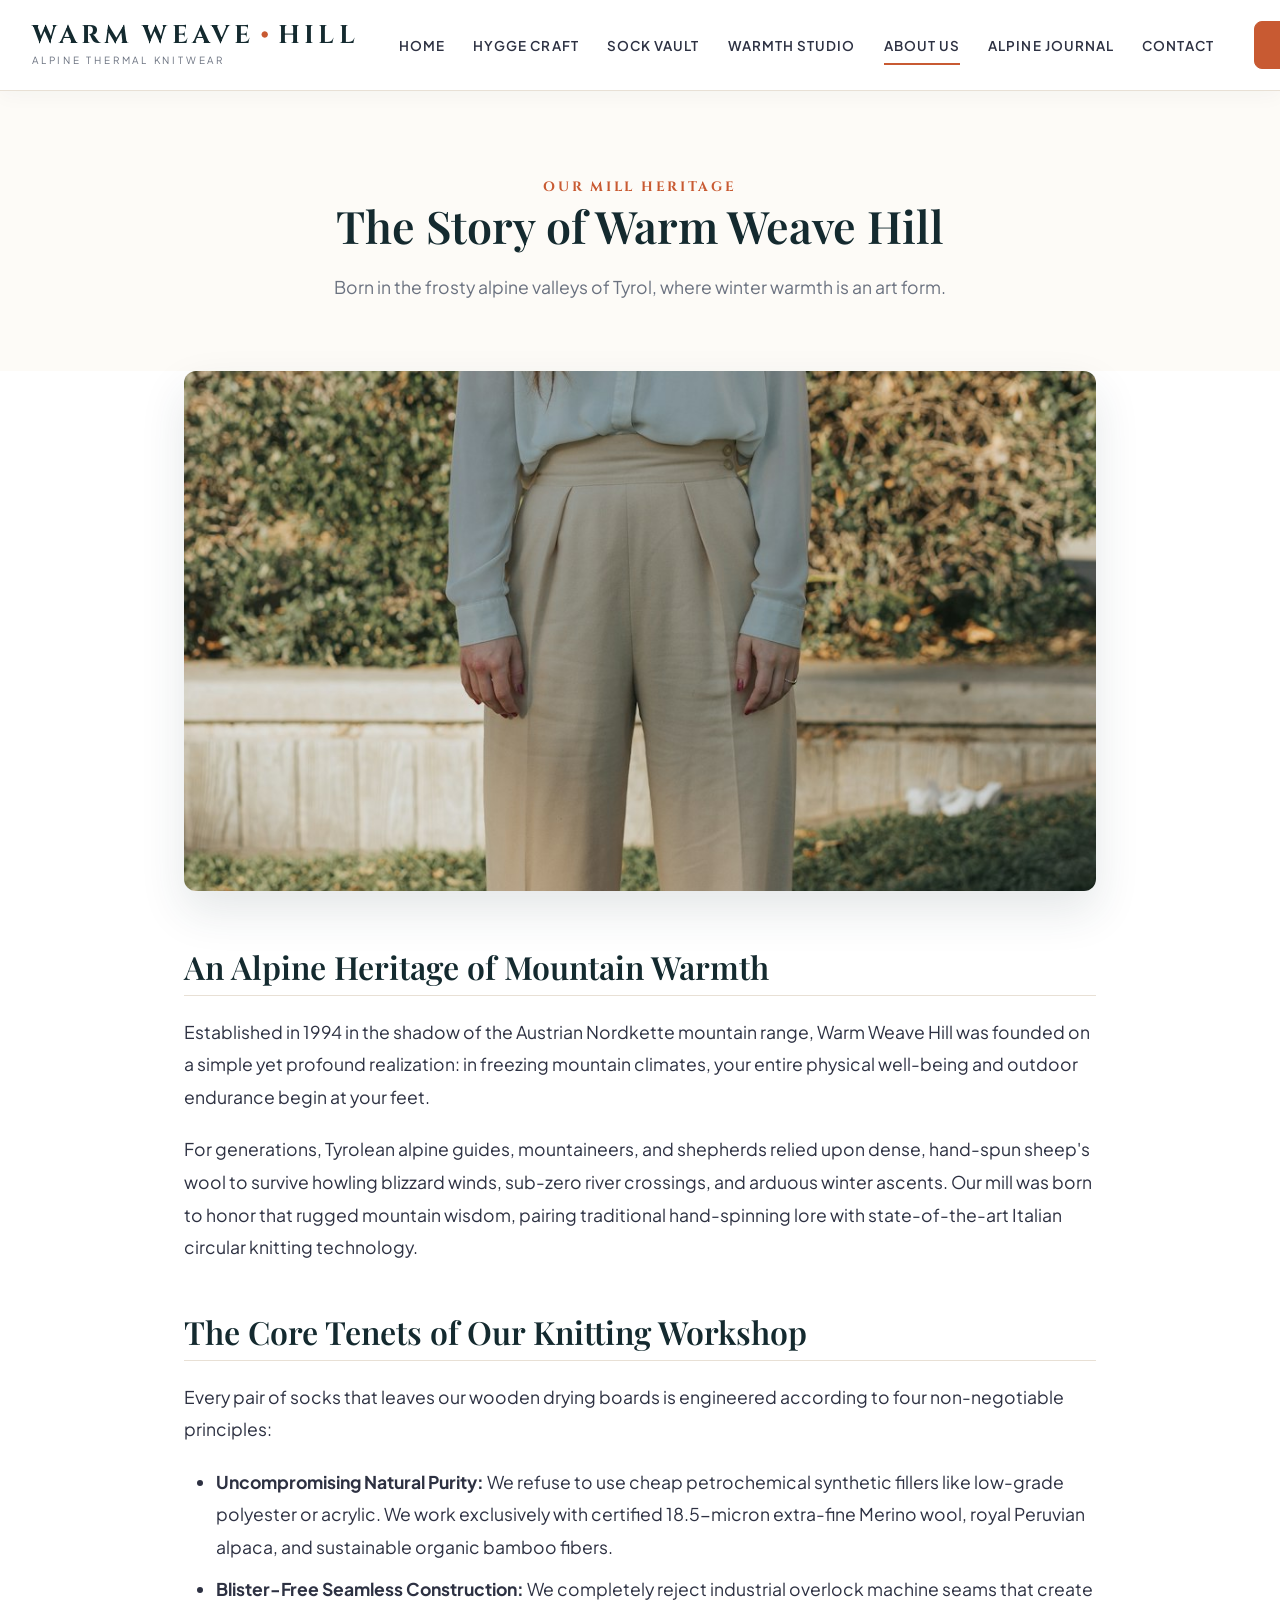
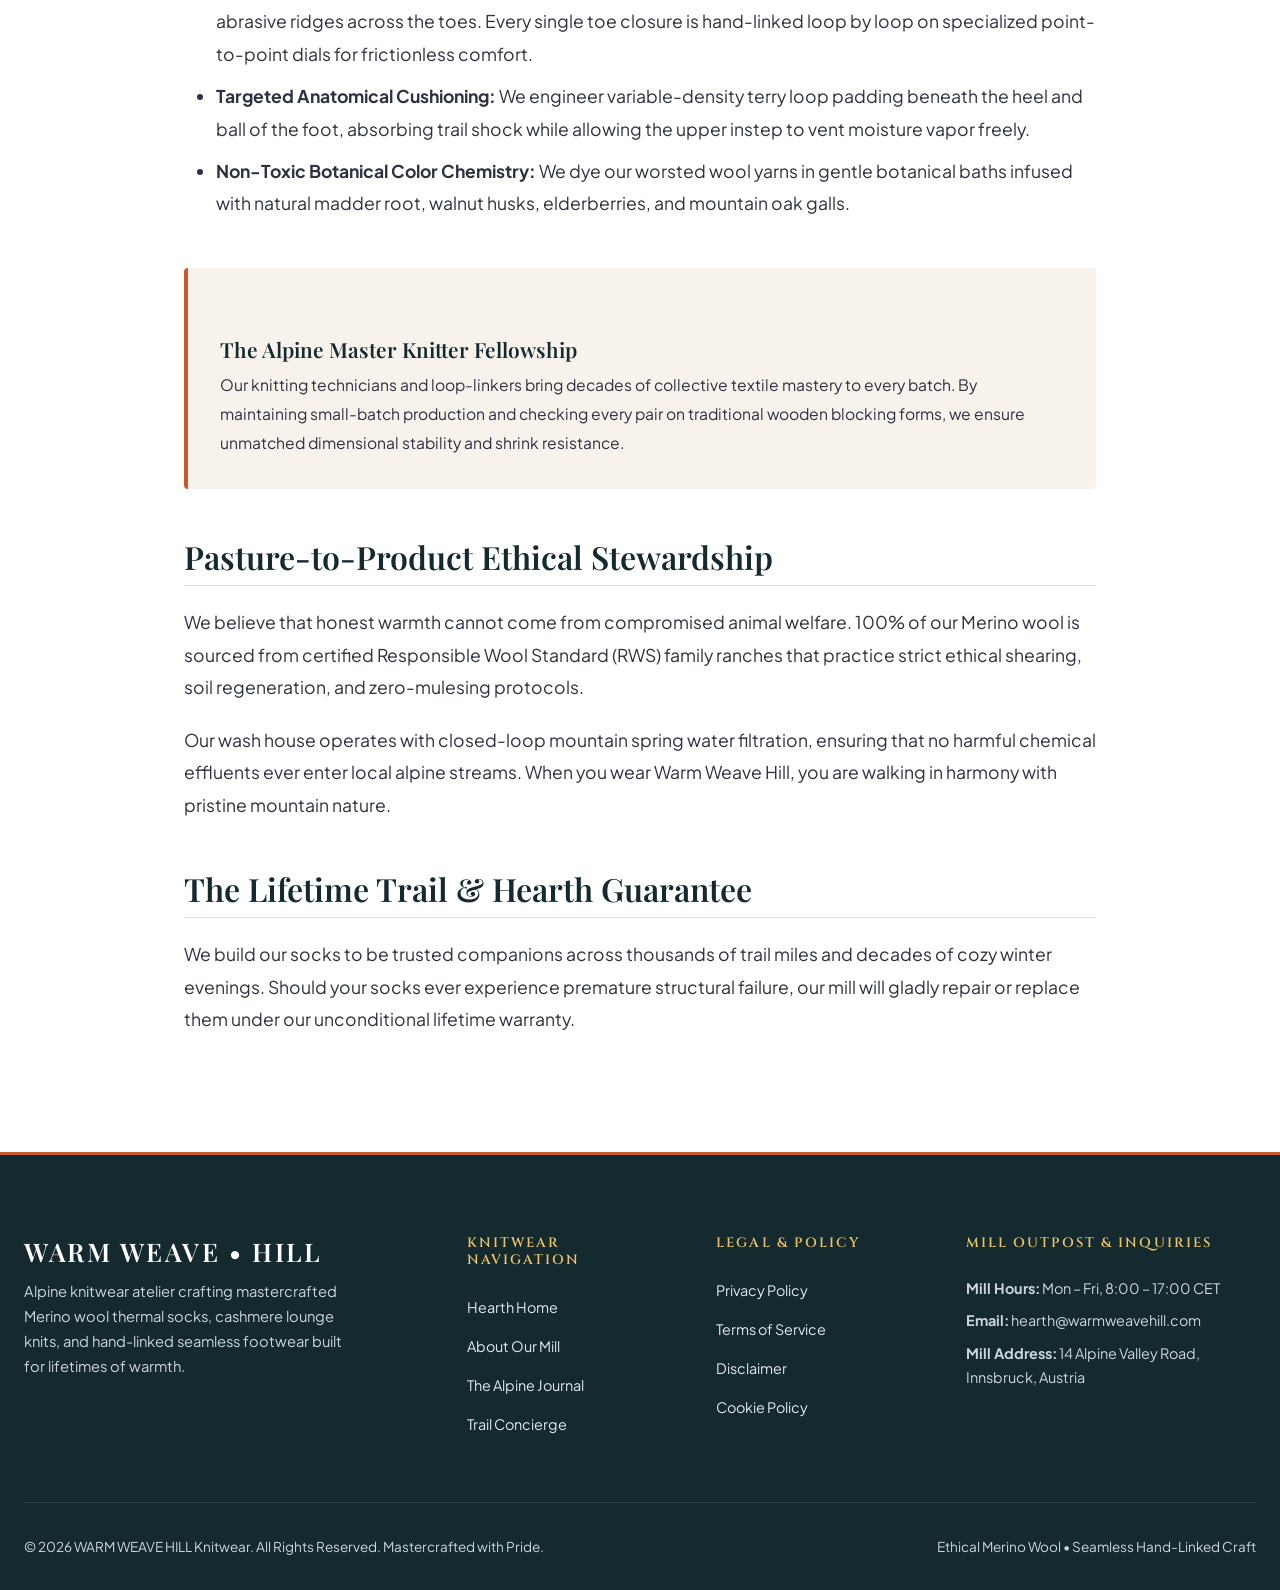
<file: about.html>
<!DOCTYPE html>
<html lang="en">
<head>
    <meta charset="UTF-8">
    <meta name="viewport" content="width=device-width, initial-scale=1.0">
    <title>About Our Alpine Mill | Merino Wool Heritage & Seamless Craft | WARM WEAVE HILL</title>
    <meta name="description" content="Discover the history of Warm Weave Hill, our high-altitude alpine mill in Innsbruck, seamless hand-linking traditions, and ethical Merino sourcing.">
    <link rel="preconnect" href="https://fonts.googleapis.com">
    <link rel="preconnect" href="https://fonts.gstatic.com" crossorigin>
    <link href="https://fonts.googleapis.com/css2?family=Cinzel:wght@600;700;800&family=Playfair+Display:ital,wght@0,400;0,600;0,700;1,400;1,600&family=Plus+Jakarta+Sans:wght@300;400;500;600;700&display=swap" rel="stylesheet">
    <link rel="stylesheet" href="css/style.css">
    
    <!-- Google Analytics -->
    <script async src="https://www.googletagmanager.com/gtag/js?id=G-0LY0HY7L01"></script>
    <script>
      window.dataLayer = window.dataLayer || [];
      function gtag(){dataLayer.push(arguments);}
      gtag('js', new Date());
      gtag('config', 'G-0LY0HY7L01');
    </script>
</head>
<body>

    <!-- Header Navigation -->
    <header class="site-header">
        <div class="nav-inner">
            <a href="index.html" class="brand-logo">
                <div class="brand-crest-mark">WARM WEAVE <span>&bull;</span> HILL</div>
                <div class="brand-subtext">ALPINE THERMAL KNITWEAR</div>
            </a>
            
            <nav class="nav-menu">
                <ul class="nav-links">
                    <li><a href="index.html" class="nav-link">Home</a></li>
                    <li><a href="index.html#philosophy" class="nav-link">Hygge Craft</a></li>
                    <li><a href="index.html#collections" class="nav-link">Sock Vault</a></li>
                    <li><a href="index.html#selector" class="nav-link">Warmth Studio</a></li>
                    <li><a href="about.html" class="nav-link active">About Us</a></li>
                    <li><a href="blog.html" class="nav-link ">Alpine Journal</a></li>
                    <li><a href="contact.html" class="nav-link ">Contact</a></li>
                </ul>
            </nav>
            
            <div class="nav-actions">
                <a href="contact.html" class="btn btn-primary">Trail Concierge</a>
            </div>
        </div>
    </header>

    <main id="main-content">
        <section class="article-header">
            <div class="container">
                <span class="article-category">Our Mill Heritage</span>
                <h1 class="article-title">The Story of Warm Weave Hill</h1>
                <p class="section-desc">Born in the frosty alpine valleys of Tyrol, where winter warmth is an art form.</p>
            </div>
        </section>

        <section class="section-padding bg-white" style="padding-top: 0;">
            <div class="container-narrow">
                <img src="images/warm-knitted-wool-socks-fireplace.jpg" alt="Warm knit wool socks by glowing hearth fire in our alpine mill" class="article-hero-img">

                <div class="article-prose">
                    <h2>An Alpine Heritage of Mountain Warmth</h2>
                    <p>
                        Established in 1994 in the shadow of the Austrian Nordkette mountain range, Warm Weave Hill was founded on a simple yet profound realization: in freezing mountain climates, your entire physical well-being and outdoor endurance begin at your feet.
                    </p>
                    <p>
                        For generations, Tyrolean alpine guides, mountaineers, and shepherds relied upon dense, hand-spun sheep's wool to survive howling blizzard winds, sub-zero river crossings, and arduous winter ascents. Our mill was born to honor that rugged mountain wisdom, pairing traditional hand-spinning lore with state-of-the-art Italian circular knitting technology.
                    </p>

                    <h2>The Core Tenets of Our Knitting Workshop</h2>
                    <p>
                        Every pair of socks that leaves our wooden drying boards is engineered according to four non-negotiable principles:
                    </p>
                    <ul>
                        <li><strong>Uncompromising Natural Purity:</strong> We refuse to use cheap petrochemical synthetic fillers like low-grade polyester or acrylic. We work exclusively with certified 18.5-micron extra-fine Merino wool, royal Peruvian alpaca, and sustainable organic bamboo fibers.</li>
                        <li><strong>Blister-Free Seamless Construction:</strong> We completely reject industrial overlock machine seams that create abrasive ridges across the toes. Every single toe closure is hand-linked loop by loop on specialized point-to-point dials for frictionless comfort.</li>
                        <li><strong>Targeted Anatomical Cushioning:</strong> We engineer variable-density terry loop padding beneath the heel and ball of the foot, absorbing trail shock while allowing the upper instep to vent moisture vapor freely.</li>
                        <li><strong>Non-Toxic Botanical Color Chemistry:</strong> We dye our worsted wool yarns in gentle botanical baths infused with natural madder root, walnut husks, elderberries, and mountain oak galls.</li>
                    </ul>

                    <div style="background: var(--color-oatmeal-warm); border-left: 4px solid var(--color-terracotta); padding: 2rem; margin: 3rem 0; border-radius: var(--radius-xs);">
                        <h3 style="font-size: 1.3rem; margin-bottom: 0.5rem; color: var(--color-pine-900);">The Alpine Master Knitter Fellowship</h3>
                        <p style="font-size: 0.98rem; margin: 0; color: var(--color-wool-charcoal);">
                            Our knitting technicians and loop-linkers bring decades of collective textile mastery to every batch. By maintaining small-batch production and checking every pair on traditional wooden blocking forms, we ensure unmatched dimensional stability and shrink resistance.
                        </p>
                    </div>

                    <h2>Pasture-to-Product Ethical Stewardship</h2>
                    <p>
                        We believe that honest warmth cannot come from compromised animal welfare. 100% of our Merino wool is sourced from certified Responsible Wool Standard (RWS) family ranches that practice strict ethical shearing, soil regeneration, and zero-mulesing protocols.
                    </p>
                    <p>
                        Our wash house operates with closed-loop mountain spring water filtration, ensuring that no harmful chemical effluents ever enter local alpine streams. When you wear Warm Weave Hill, you are walking in harmony with pristine mountain nature.
                    </p>

                    <h2>The Lifetime Trail &amp; Hearth Guarantee</h2>
                    <p>
                        We build our socks to be trusted companions across thousands of trail miles and decades of cozy winter evenings. Should your socks ever experience premature structural failure, our mill will gladly repair or replace them under our unconditional lifetime warranty.
                    </p>
                </div>
            </div>
        </section>
    </main>

    <!-- Site Footer -->
    <footer class="site-footer">
        <div class="container">
            <div class="footer-grid">
                <div class="footer-brand">
                    <h4>WARM WEAVE <span>&bull;</span> HILL</h4>
                    <p class="footer-desc">
                        Alpine knitwear atelier crafting mastercrafted Merino wool thermal socks, cashmere lounge knits, and hand-linked seamless footwear built for lifetimes of warmth.
                    </p>
                </div>

                <div class="footer-col">
                    <h5>Knitwear Navigation</h5>
                    <ul class="footer-links">
                        <li><a href="index.html">Hearth Home</a></li>
                        <li><a href="about.html">About Our Mill</a></li>
                        <li><a href="blog.html">The Alpine Journal</a></li>
                        <li><a href="contact.html">Trail Concierge</a></li>
                    </ul>
                </div>

                <div class="footer-col">
                    <h5>Legal &amp; Policy</h5>
                    <ul class="footer-links">
                        <li><a href="privacy.html">Privacy Policy</a></li>
                        <li><a href="terms.html">Terms of Service</a></li>
                        <li><a href="disclaimer.html">Disclaimer</a></li>
                        <li><a href="cookies.html">Cookie Policy</a></li>
                    </ul>
                </div>

                <div class="footer-col">
                    <h5>Mill Outpost &amp; Inquiries</h5>
                    <p style="font-size: 0.9rem; color: #cbd5e1; margin-bottom: 0.5rem;"><strong>Mill Hours:</strong> Mon &ndash; Fri, 8:00 &ndash; 17:00 CET</p>
                    <p style="font-size: 0.9rem; color: #cbd5e1; margin-bottom: 0.5rem;"><strong>Email:</strong> hearth@warmweavehill.com</p>
                    <p style="font-size: 0.9rem; color: #cbd5e1;"><strong>Mill Address:</strong> 14 Alpine Valley Road, Innsbruck, Austria</p>
                </div>
            </div>

            <div class="footer-bottom">
                <div>&copy; 2026 WARM WEAVE HILL Knitwear. All Rights Reserved. Mastercrafted with Pride.</div>
                <div>Ethical Merino Wool &bull; Seamless Hand-Linked Craft</div>
            </div>
        </div>
    </footer>

    <script src="js/main.js"></script>
</body>
</html>
</file>
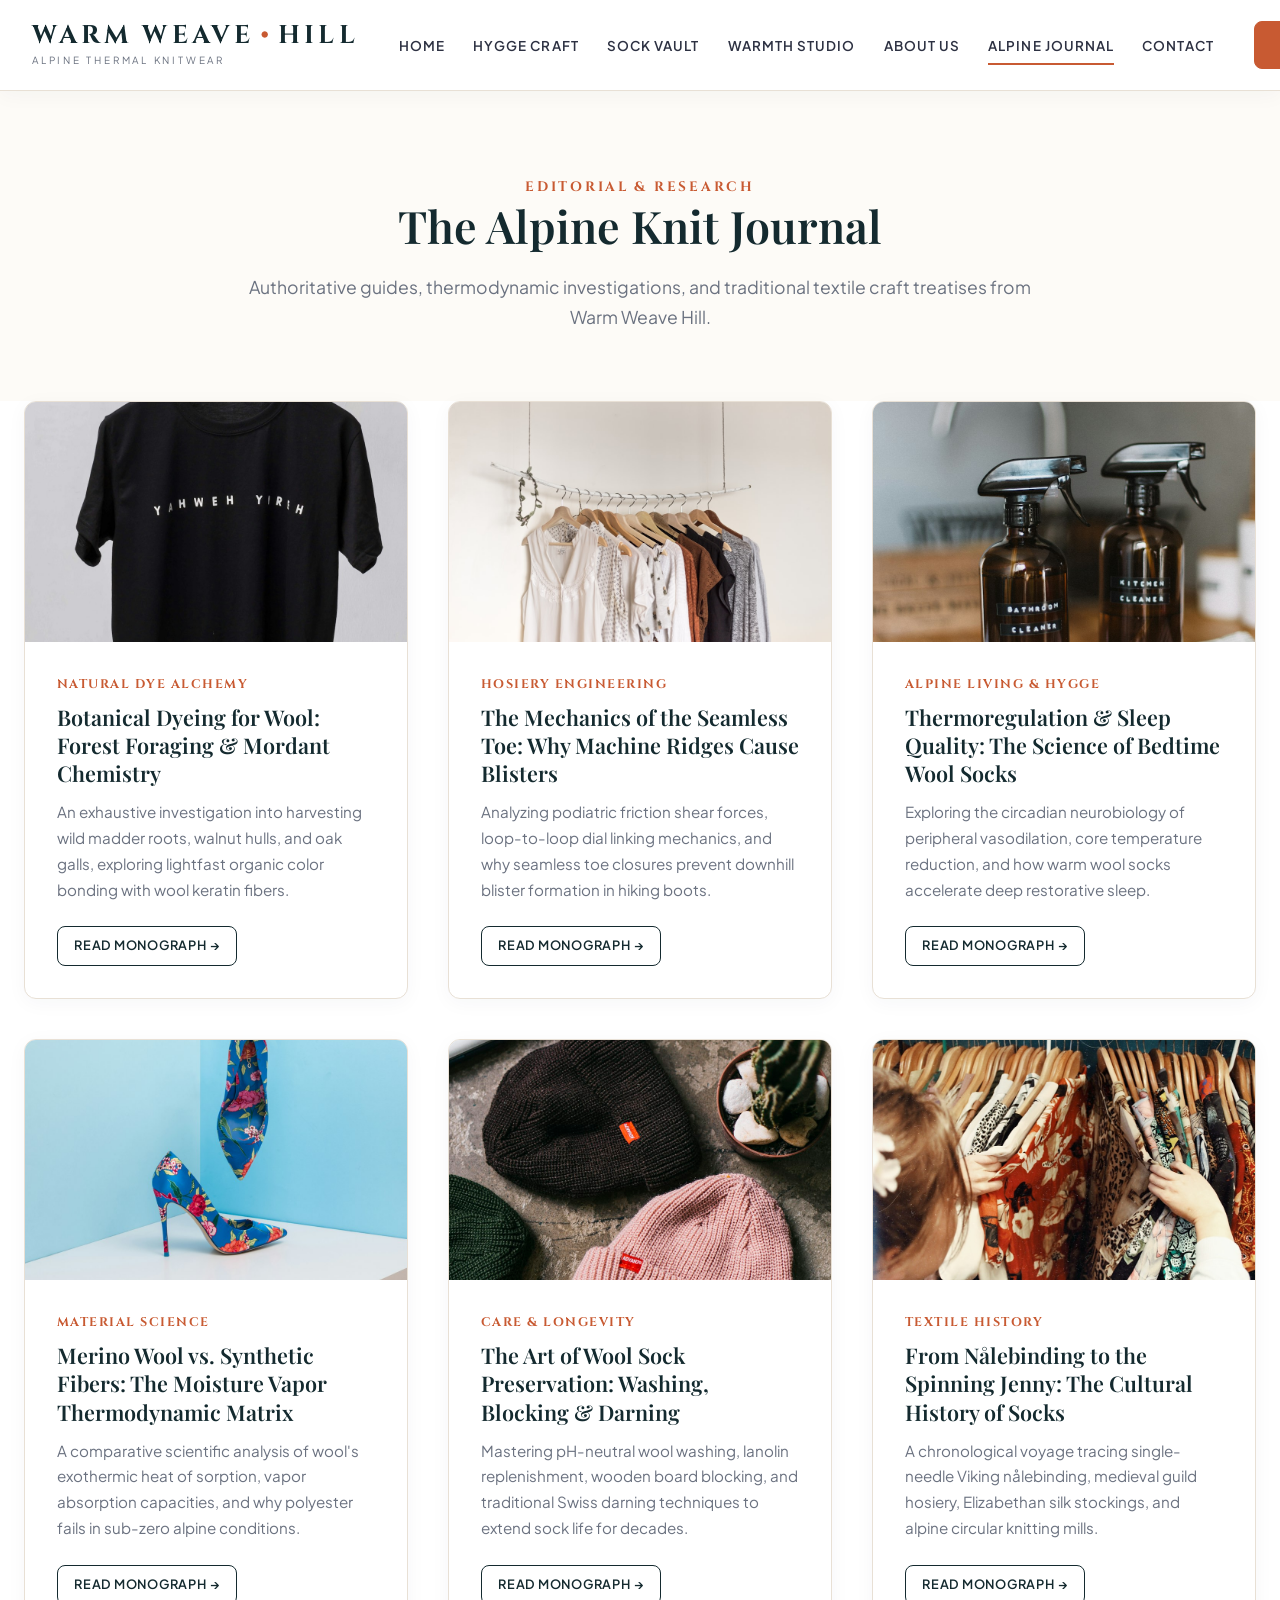
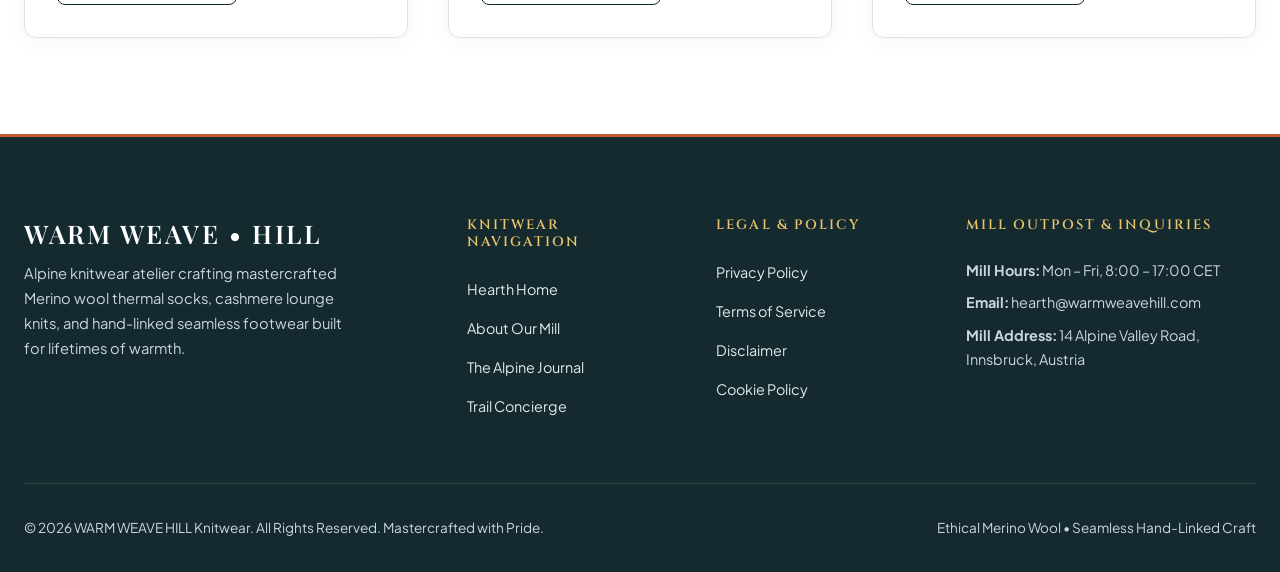
<file: blog.html>
<!DOCTYPE html>
<html lang="en">
<head>
    <meta charset="UTF-8">
    <meta name="viewport" content="width=device-width, initial-scale=1.0">
    <title>The Alpine Knit Journal | Treatises on Merino Wool & Footwear | WARM WEAVE HILL</title>
    <meta name="description" content="Explore authoritative editorial monographs on Merino wool thermodynamics, seamless hand-linked toe mechanics, botanical dye foraging, and cold-weather foot care.">
    <link rel="preconnect" href="https://fonts.googleapis.com">
    <link rel="preconnect" href="https://fonts.gstatic.com" crossorigin>
    <link href="https://fonts.googleapis.com/css2?family=Cinzel:wght@600;700;800&family=Playfair+Display:ital,wght@0,400;0,600;0,700;1,400;1,600&family=Plus+Jakarta+Sans:wght@300;400;500;600;700&display=swap" rel="stylesheet">
    <link rel="stylesheet" href="css/style.css">
    
    <!-- Google Analytics -->
    <script async src="https://www.googletagmanager.com/gtag/js?id=G-0LY0HY7L01"></script>
    <script>
      window.dataLayer = window.dataLayer || [];
      function gtag(){dataLayer.push(arguments);}
      gtag('js', new Date());
      gtag('config', 'G-0LY0HY7L01');
    </script>
</head>
<body>

    <!-- Header Navigation -->
    <header class="site-header">
        <div class="nav-inner">
            <a href="index.html" class="brand-logo">
                <div class="brand-crest-mark">WARM WEAVE <span>&bull;</span> HILL</div>
                <div class="brand-subtext">ALPINE THERMAL KNITWEAR</div>
            </a>
            
            <nav class="nav-menu">
                <ul class="nav-links">
                    <li><a href="index.html" class="nav-link">Home</a></li>
                    <li><a href="index.html#philosophy" class="nav-link">Hygge Craft</a></li>
                    <li><a href="index.html#collections" class="nav-link">Sock Vault</a></li>
                    <li><a href="index.html#selector" class="nav-link">Warmth Studio</a></li>
                    <li><a href="about.html" class="nav-link ">About Us</a></li>
                    <li><a href="blog.html" class="nav-link active">Alpine Journal</a></li>
                    <li><a href="contact.html" class="nav-link ">Contact</a></li>
                </ul>
            </nav>
            
            <div class="nav-actions">
                <a href="contact.html" class="btn btn-primary">Trail Concierge</a>
            </div>
        </div>
    </header>

    <main id="main-content">
        <section class="article-header">
            <div class="container">
                <span class="article-category">Editorial &amp; Research</span>
                <h1 class="article-title">The Alpine Knit Journal</h1>
                <p class="section-desc">Authoritative guides, thermodynamic investigations, and traditional textile craft treatises from Warm Weave Hill.</p>
            </div>
        </section>

        <section class="section-padding bg-white" style="padding-top: 0;">
            <div class="container">
                <div class="blog-grid">
                    <!-- Post 1 -->
                    <article class="blog-card">
                        <div class="blog-thumb">
                            <img src="images/warm-botanical-natural-dyed-yarn.jpg" alt="Botanical dyeing of wool yarn with natural forest extracts">
                        </div>
                        <div class="blog-body">
                            <span class="blog-tag">Natural Dye Alchemy</span>
                            <h2 class="blog-title"><a href="blog/botanical-dyeing-for-wool-forest-foraging-and-mordant-chemistry.html">Botanical Dyeing for Wool: Forest Foraging &amp; Mordant Chemistry</a></h2>
                            <p class="blog-excerpt">An exhaustive investigation into harvesting wild madder roots, walnut hulls, and oak galls, exploring lightfast organic color bonding with wool keratin fibers.</p>
                            <a href="blog/botanical-dyeing-for-wool-forest-foraging-and-mordant-chemistry.html" class="btn btn-outline" style="align-self: flex-start; padding: 0.5rem 1rem; font-size: 0.8rem;">Read Monograph &rarr;</a>
                        </div>
                    </article>

                    <!-- Post 2 -->
                    <article class="blog-card">
                        <div class="blog-thumb">
                            <img src="images/warm-seamless-toe-knitting-detail.jpg" alt="Hand-linked seamless toe craftsmanship on dial linking machine">
                        </div>
                        <div class="blog-body">
                            <span class="blog-tag">Hosiery Engineering</span>
                            <h2 class="blog-title"><a href="blog/the-mechanics-of-the-seamless-toe-why-machine-ridges-cause-blisters.html">The Mechanics of the Seamless Toe: Why Machine Ridges Cause Blisters</a></h2>
                            <p class="blog-excerpt">Analyzing podiatric friction shear forces, loop-to-loop dial linking mechanics, and why seamless toe closures prevent downhill blister formation in hiking boots.</p>
                            <a href="blog/the-mechanics-of-the-seamless-toe-why-machine-ridges-cause-blisters.html" class="btn btn-outline" style="align-self: flex-start; padding: 0.5rem 1rem; font-size: 0.8rem;">Read Monograph &rarr;</a>
                        </div>
                    </article>

                    <!-- Post 3 -->
                    <article class="blog-card">
                        <div class="blog-thumb">
                            <img src="images/warm-hygge-reading-bed-socks.jpg" alt="Cozy bedtime reading with warm wool socks">
                        </div>
                        <div class="blog-body">
                            <span class="blog-tag">Alpine Living &amp; Hygge</span>
                            <h2 class="blog-title"><a href="blog/thermoregulation-and-sleep-quality-the-science-of-bedtime-wool-socks.html">Thermoregulation &amp; Sleep Quality: The Science of Bedtime Wool Socks</a></h2>
                            <p class="blog-excerpt">Exploring the circadian neurobiology of peripheral vasodilation, core temperature reduction, and how warm wool socks accelerate deep restorative sleep.</p>
                            <a href="blog/thermoregulation-and-sleep-quality-the-science-of-bedtime-wool-socks.html" class="btn btn-outline" style="align-self: flex-start; padding: 0.5rem 1rem; font-size: 0.8rem;">Read Monograph &rarr;</a>
                        </div>
                    </article>

                    <!-- Post 4 -->
                    <article class="blog-card">
                        <div class="blog-thumb">
                            <img src="images/warm-hiking-merino-boots-trail.jpg" alt="Merino wool hiking socks on rugged mountain trail">
                        </div>
                        <div class="blog-body">
                            <span class="blog-tag">Material Science</span>
                            <h2 class="blog-title"><a href="blog/merino-wool-vs-synthetic-fibers-the-moisture-vapor-thermodynamic-matrix.html">Merino Wool vs. Synthetic Fibers: The Moisture Vapor Thermodynamic Matrix</a></h2>
                            <p class="blog-excerpt">A comparative scientific analysis of wool's exothermic heat of sorption, vapor absorption capacities, and why polyester fails in sub-zero alpine conditions.</p>
                            <a href="blog/merino-wool-vs-synthetic-fibers-the-moisture-vapor-thermodynamic-matrix.html" class="btn btn-outline" style="align-self: flex-start; padding: 0.5rem 1rem; font-size: 0.8rem;">Read Monograph &rarr;</a>
                        </div>
                    </article>

                    <!-- Post 5 -->
                    <article class="blog-card">
                        <div class="blog-thumb">
                            <img src="images/warm-artisan-wooden-sock-blockers.jpg" alt="Wooden sock blockers and wool laundering preservation tools">
                        </div>
                        <div class="blog-body">
                            <span class="blog-tag">Care &amp; Longevity</span>
                            <h2 class="blog-title"><a href="blog/the-art-of-wool-sock-preservation-washing-blocking-and-darning.html">The Art of Wool Sock Preservation: Washing, Blocking &amp; Darning</a></h2>
                            <p class="blog-excerpt">Mastering pH-neutral wool washing, lanolin replenishment, wooden board blocking, and traditional Swiss darning techniques to extend sock life for decades.</p>
                            <a href="blog/the-art-of-wool-sock-preservation-washing-blocking-and-darning.html" class="btn btn-outline" style="align-self: flex-start; padding: 0.5rem 1rem; font-size: 0.8rem;">Read Monograph &rarr;</a>
                        </div>
                    </article>

                    <!-- Post 6 -->
                    <article class="blog-card">
                        <div class="blog-thumb">
                            <img src="images/warm-folded-cable-knit-sock-stack.jpg" alt="Historical evolution of Scandinavian and Alpine sock knitting">
                        </div>
                        <div class="blog-body">
                            <span class="blog-tag">Textile History</span>
                            <h2 class="blog-title"><a href="blog/from-naalbinding-to-the-spinning-jenny-the-cultural-history-of-socks.html">From Nålebinding to the Spinning Jenny: The Cultural History of Socks</a></h2>
                            <p class="blog-excerpt">A chronological voyage tracing single-needle Viking nålebinding, medieval guild hosiery, Elizabethan silk stockings, and alpine circular knitting mills.</p>
                            <a href="blog/from-naalbinding-to-the-spinning-jenny-the-cultural-history-of-socks.html" class="btn btn-outline" style="align-self: flex-start; padding: 0.5rem 1rem; font-size: 0.8rem;">Read Monograph &rarr;</a>
                        </div>
                    </article>
                </div>
            </div>
        </section>
    </main>

    <!-- Site Footer -->
    <footer class="site-footer">
        <div class="container">
            <div class="footer-grid">
                <div class="footer-brand">
                    <h4>WARM WEAVE <span>&bull;</span> HILL</h4>
                    <p class="footer-desc">
                        Alpine knitwear atelier crafting mastercrafted Merino wool thermal socks, cashmere lounge knits, and hand-linked seamless footwear built for lifetimes of warmth.
                    </p>
                </div>

                <div class="footer-col">
                    <h5>Knitwear Navigation</h5>
                    <ul class="footer-links">
                        <li><a href="index.html">Hearth Home</a></li>
                        <li><a href="about.html">About Our Mill</a></li>
                        <li><a href="blog.html">The Alpine Journal</a></li>
                        <li><a href="contact.html">Trail Concierge</a></li>
                    </ul>
                </div>

                <div class="footer-col">
                    <h5>Legal &amp; Policy</h5>
                    <ul class="footer-links">
                        <li><a href="privacy.html">Privacy Policy</a></li>
                        <li><a href="terms.html">Terms of Service</a></li>
                        <li><a href="disclaimer.html">Disclaimer</a></li>
                        <li><a href="cookies.html">Cookie Policy</a></li>
                    </ul>
                </div>

                <div class="footer-col">
                    <h5>Mill Outpost &amp; Inquiries</h5>
                    <p style="font-size: 0.9rem; color: #cbd5e1; margin-bottom: 0.5rem;"><strong>Mill Hours:</strong> Mon &ndash; Fri, 8:00 &ndash; 17:00 CET</p>
                    <p style="font-size: 0.9rem; color: #cbd5e1; margin-bottom: 0.5rem;"><strong>Email:</strong> hearth@warmweavehill.com</p>
                    <p style="font-size: 0.9rem; color: #cbd5e1;"><strong>Mill Address:</strong> 14 Alpine Valley Road, Innsbruck, Austria</p>
                </div>
            </div>

            <div class="footer-bottom">
                <div>&copy; 2026 WARM WEAVE HILL Knitwear. All Rights Reserved. Mastercrafted with Pride.</div>
                <div>Ethical Merino Wool &bull; Seamless Hand-Linked Craft</div>
            </div>
        </div>
    </footer>

    <script src="js/main.js"></script>
</body>
</html>
</file>
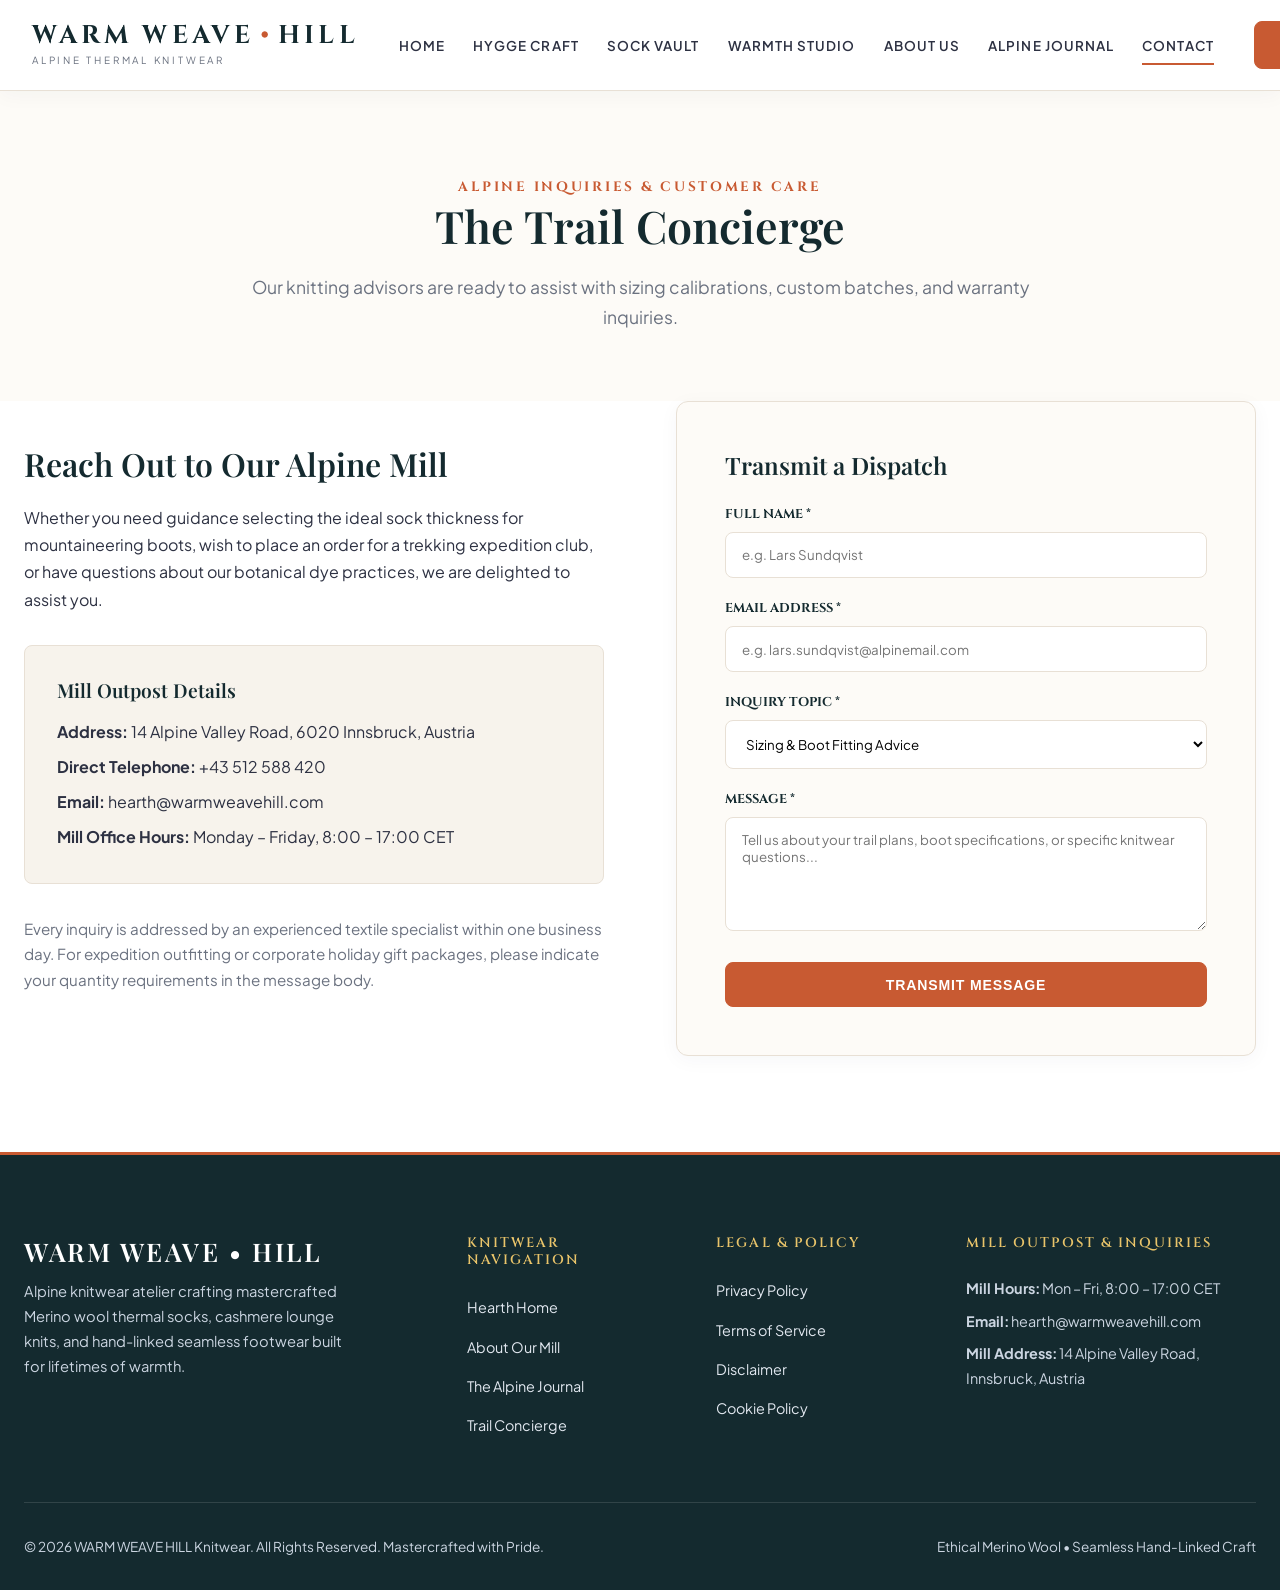
<file: contact.html>
<!DOCTYPE html>
<html lang="en">
<head>
    <meta charset="UTF-8">
    <meta name="viewport" content="width=device-width, initial-scale=1.0">
    <title>Trail Concierge & Mill Inquiries | WARM WEAVE HILL | WARM WEAVE HILL</title>
    <meta name="description" content="Get in touch with the Warm Weave Hill team for custom knitwear inquiries, bulk trail orders, sizing consultations, and warranty claims.">
    <link rel="preconnect" href="https://fonts.googleapis.com">
    <link rel="preconnect" href="https://fonts.gstatic.com" crossorigin>
    <link href="https://fonts.googleapis.com/css2?family=Cinzel:wght@600;700;800&family=Playfair+Display:ital,wght@0,400;0,600;0,700;1,400;1,600&family=Plus+Jakarta+Sans:wght@300;400;500;600;700&display=swap" rel="stylesheet">
    <link rel="stylesheet" href="css/style.css">
    
    <!-- Google Analytics -->
    <script async src="https://www.googletagmanager.com/gtag/js?id=G-0LY0HY7L01"></script>
    <script>
      window.dataLayer = window.dataLayer || [];
      function gtag(){dataLayer.push(arguments);}
      gtag('js', new Date());
      gtag('config', 'G-0LY0HY7L01');
    </script>
</head>
<body>

    <!-- Header Navigation -->
    <header class="site-header">
        <div class="nav-inner">
            <a href="index.html" class="brand-logo">
                <div class="brand-crest-mark">WARM WEAVE <span>&bull;</span> HILL</div>
                <div class="brand-subtext">ALPINE THERMAL KNITWEAR</div>
            </a>
            
            <nav class="nav-menu">
                <ul class="nav-links">
                    <li><a href="index.html" class="nav-link">Home</a></li>
                    <li><a href="index.html#philosophy" class="nav-link">Hygge Craft</a></li>
                    <li><a href="index.html#collections" class="nav-link">Sock Vault</a></li>
                    <li><a href="index.html#selector" class="nav-link">Warmth Studio</a></li>
                    <li><a href="about.html" class="nav-link ">About Us</a></li>
                    <li><a href="blog.html" class="nav-link ">Alpine Journal</a></li>
                    <li><a href="contact.html" class="nav-link active">Contact</a></li>
                </ul>
            </nav>
            
            <div class="nav-actions">
                <a href="contact.html" class="btn btn-primary">Trail Concierge</a>
            </div>
        </div>
    </header>

    <main id="main-content">
        <section class="article-header">
            <div class="container">
                <span class="article-category">Alpine Inquiries &amp; Customer Care</span>
                <h1 class="article-title">The Trail Concierge</h1>
                <p class="section-desc">Our knitting advisors are ready to assist with sizing calibrations, custom batches, and warranty inquiries.</p>
            </div>
        </section>

        <section class="section-padding bg-white" style="padding-top: 0;">
            <div class="container">
                <div class="showcase-split">
                    <div class="showcase-content">
                        <h2 style="font-size: 2rem; margin-bottom: 1.25rem;">Reach Out to Our Alpine Mill</h2>
                        <p>
                            Whether you need guidance selecting the ideal sock thickness for mountaineering boots, wish to place an order for a trekking expedition club, or have questions about our botanical dye practices, we are delighted to assist you.
                        </p>
                        
                        <div style="background: var(--color-oatmeal-warm); padding: 2rem; border-radius: var(--radius-sm); border: 1px solid var(--color-oatmeal-border); margin: 2rem 0;">
                            <h3 style="font-size: 1.2rem; margin-bottom: 1rem; color: var(--color-pine-900);">Mill Outpost Details</h3>
                            <p style="margin-bottom: 0.5rem;"><strong>Address:</strong> 14 Alpine Valley Road, 6020 Innsbruck, Austria</p>
                            <p style="margin-bottom: 0.5rem;"><strong>Direct Telephone:</strong> +43 512 588 420</p>
                            <p style="margin-bottom: 0.5rem;"><strong>Email:</strong> hearth@warmweavehill.com</p>
                            <p style="margin: 0;"><strong>Mill Office Hours:</strong> Monday &ndash; Friday, 8:00 &ndash; 17:00 CET</p>
                        </div>

                        <p style="font-size: 0.95rem; color: var(--color-heather-gray);">
                            Every inquiry is addressed by an experienced textile specialist within one business day. For expedition outfitting or corporate holiday gift packages, please indicate your quantity requirements in the message body.
                        </p>
                    </div>

                    <div style="background: var(--color-oatmeal); padding: 3rem; border: 1px solid var(--color-oatmeal-border); border-radius: var(--radius-md); box-shadow: var(--shadow-subtle);">
                        <h3 style="font-size: 1.5rem; margin-bottom: 1.5rem; font-family: var(--font-serif);">Transmit a Dispatch</h3>
                        
                        <form id="contact-form">
                            <div style="margin-bottom: 1.25rem;">
                                <label style="display: block; font-family: var(--font-accent); font-size: 0.8rem; text-transform: uppercase; margin-bottom: 0.4rem; color: var(--color-pine-900); font-weight: 700;">Full Name *</label>
                                <input type="text" required placeholder="e.g. Lars Sundqvist" style="width: 100%; padding: 0.85rem 1rem; border: 1px solid var(--color-oatmeal-border); border-radius: var(--radius-sm); font-family: var(--font-sans);">
                            </div>

                            <div style="margin-bottom: 1.25rem;">
                                <label style="display: block; font-family: var(--font-accent); font-size: 0.8rem; text-transform: uppercase; margin-bottom: 0.4rem; color: var(--color-pine-900); font-weight: 700;">Email Address *</label>
                                <input type="email" required placeholder="e.g. lars.sundqvist@alpinemail.com" style="width: 100%; padding: 0.85rem 1rem; border: 1px solid var(--color-oatmeal-border); border-radius: var(--radius-sm); font-family: var(--font-sans);">
                            </div>

                            <div style="margin-bottom: 1.25rem;">
                                <label style="display: block; font-family: var(--font-accent); font-size: 0.8rem; text-transform: uppercase; margin-bottom: 0.4rem; color: var(--color-pine-900); font-weight: 700;">Inquiry Topic *</label>
                                <select style="width: 100%; padding: 0.85rem 1rem; border: 1px solid var(--color-oatmeal-border); border-radius: var(--radius-sm); font-family: var(--font-sans); background: #ffffff;">
                                    <option value="sizing">Sizing &amp; Boot Fitting Advice</option>
                                    <option value="expedition">Expedition &amp; Bulk Outfitting</option>
                                    <option value="warranty">Lifetime Hearth Warranty Claim</option>
                                    <option value="botanical">Botanical Dye &amp; Fiber Inquiries</option>
                                    <option value="wholesale">Retail &amp; Boutique Inquiries</option>
                                </select>
                            </div>

                            <div style="margin-bottom: 1.5rem;">
                                <label style="display: block; font-family: var(--font-accent); font-size: 0.8rem; text-transform: uppercase; margin-bottom: 0.4rem; color: var(--color-pine-900); font-weight: 700;">Message *</label>
                                <textarea rows="5" required placeholder="Tell us about your trail plans, boot specifications, or specific knitwear questions..." style="width: 100%; padding: 0.85rem 1rem; border: 1px solid var(--color-oatmeal-border); border-radius: var(--radius-sm); font-family: var(--font-sans);"></textarea>
                            </div>

                            <button type="submit" class="btn btn-primary" style="width: 100%;">Transmit Message</button>
                        </form>
                    </div>
                </div>
            </div>
        </section>
    </main>

    <!-- Site Footer -->
    <footer class="site-footer">
        <div class="container">
            <div class="footer-grid">
                <div class="footer-brand">
                    <h4>WARM WEAVE <span>&bull;</span> HILL</h4>
                    <p class="footer-desc">
                        Alpine knitwear atelier crafting mastercrafted Merino wool thermal socks, cashmere lounge knits, and hand-linked seamless footwear built for lifetimes of warmth.
                    </p>
                </div>

                <div class="footer-col">
                    <h5>Knitwear Navigation</h5>
                    <ul class="footer-links">
                        <li><a href="index.html">Hearth Home</a></li>
                        <li><a href="about.html">About Our Mill</a></li>
                        <li><a href="blog.html">The Alpine Journal</a></li>
                        <li><a href="contact.html">Trail Concierge</a></li>
                    </ul>
                </div>

                <div class="footer-col">
                    <h5>Legal &amp; Policy</h5>
                    <ul class="footer-links">
                        <li><a href="privacy.html">Privacy Policy</a></li>
                        <li><a href="terms.html">Terms of Service</a></li>
                        <li><a href="disclaimer.html">Disclaimer</a></li>
                        <li><a href="cookies.html">Cookie Policy</a></li>
                    </ul>
                </div>

                <div class="footer-col">
                    <h5>Mill Outpost &amp; Inquiries</h5>
                    <p style="font-size: 0.9rem; color: #cbd5e1; margin-bottom: 0.5rem;"><strong>Mill Hours:</strong> Mon &ndash; Fri, 8:00 &ndash; 17:00 CET</p>
                    <p style="font-size: 0.9rem; color: #cbd5e1; margin-bottom: 0.5rem;"><strong>Email:</strong> hearth@warmweavehill.com</p>
                    <p style="font-size: 0.9rem; color: #cbd5e1;"><strong>Mill Address:</strong> 14 Alpine Valley Road, Innsbruck, Austria</p>
                </div>
            </div>

            <div class="footer-bottom">
                <div>&copy; 2026 WARM WEAVE HILL Knitwear. All Rights Reserved. Mastercrafted with Pride.</div>
                <div>Ethical Merino Wool &bull; Seamless Hand-Linked Craft</div>
            </div>
        </div>
    </footer>

    <script src="js/main.js"></script>
</body>
</html>
</file>
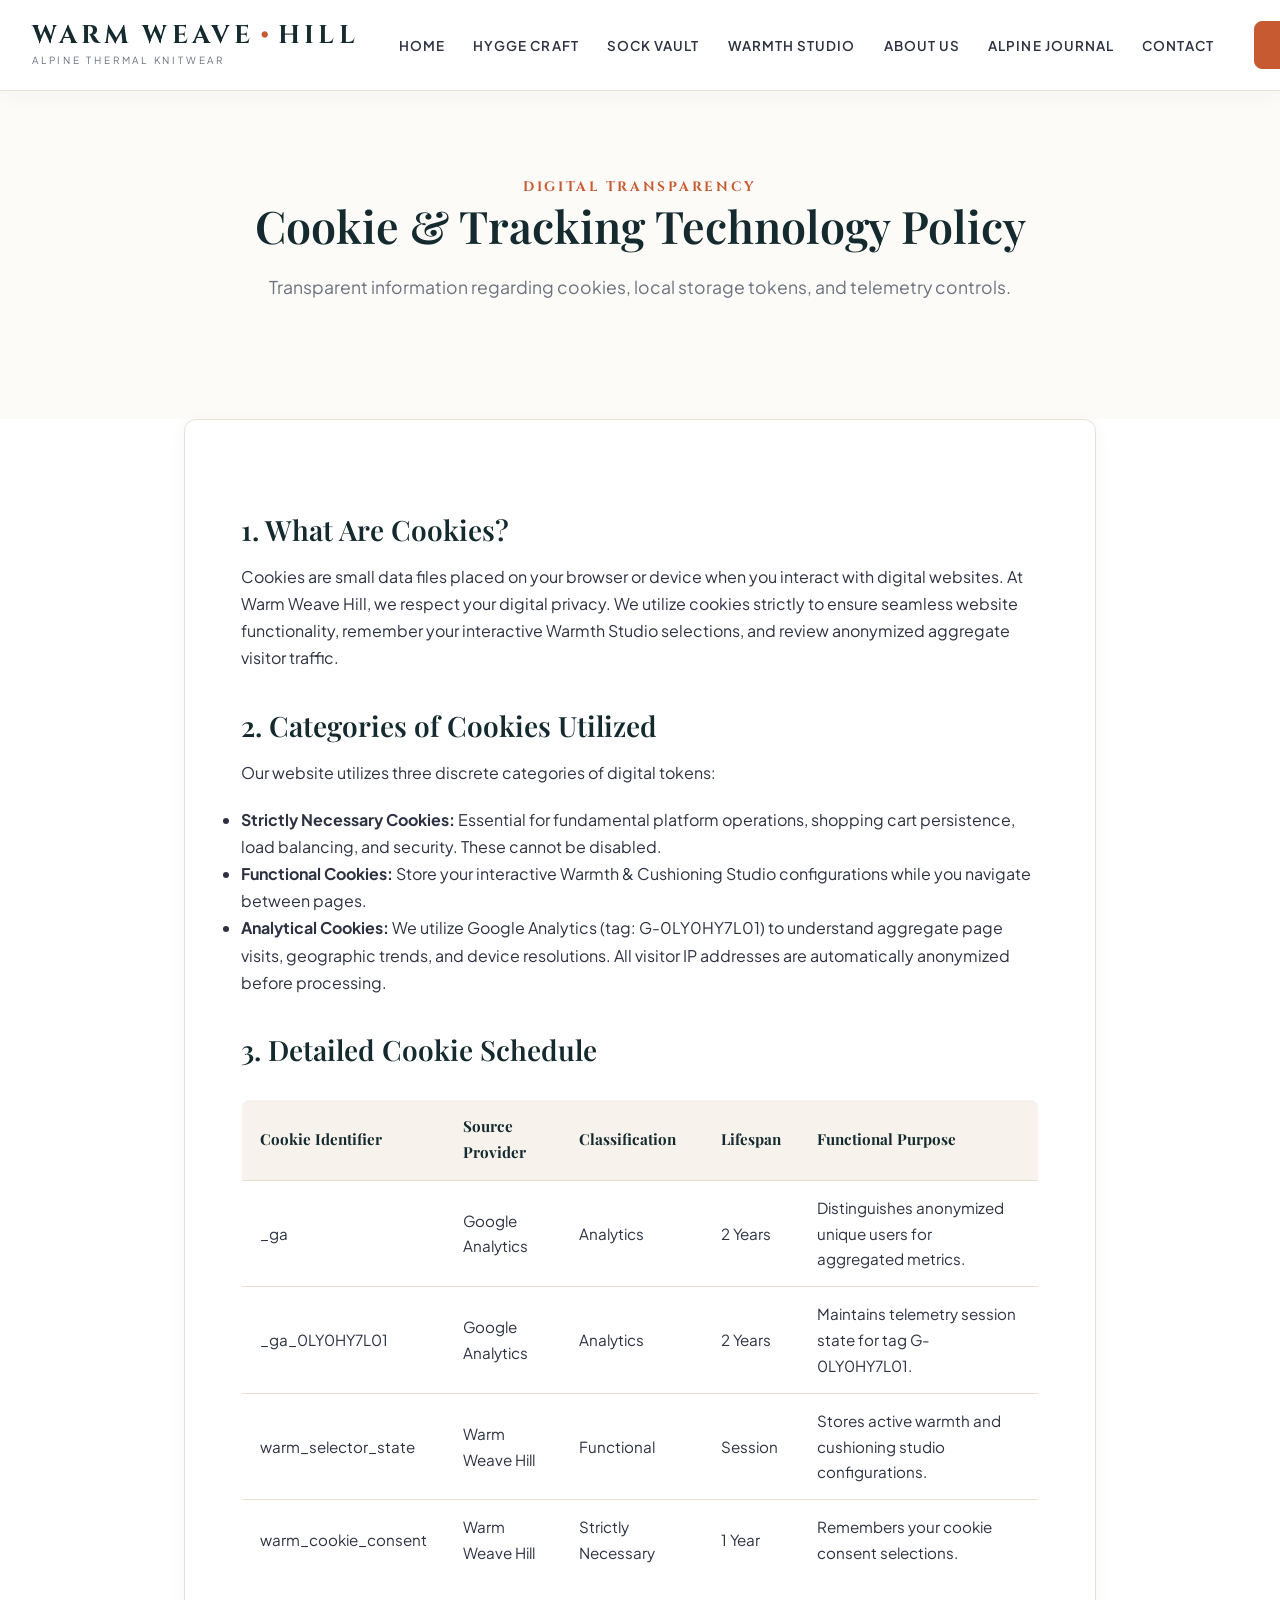
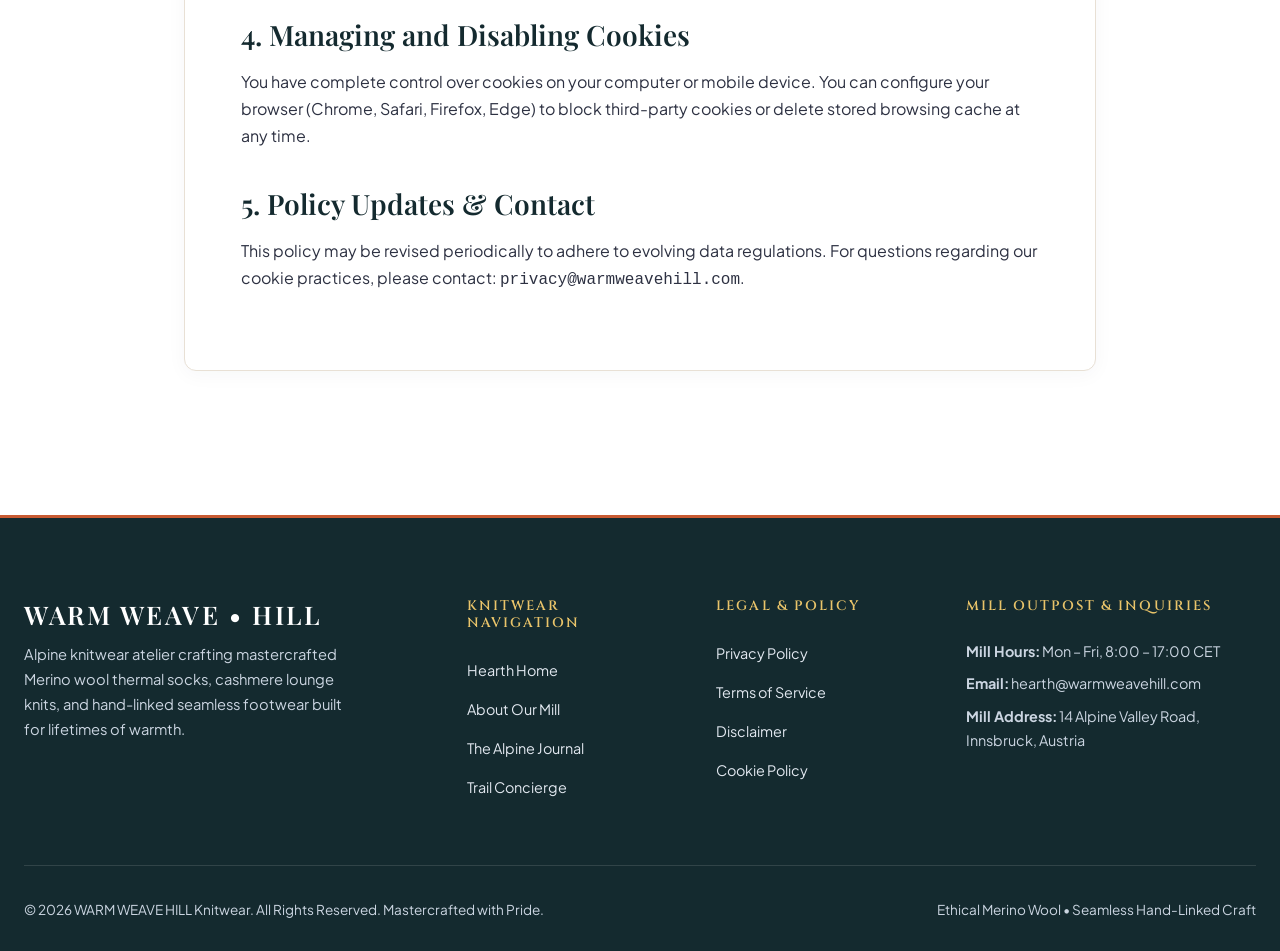
<file: cookies.html>
<!DOCTYPE html>
<html lang="en">
<head>
    <meta charset="UTF-8">
    <meta name="viewport" content="width=device-width, initial-scale=1.0">
    <title>Cookie & Tracking Technology Policy | WARM WEAVE HILL | WARM WEAVE HILL</title>
    <meta name="description" content="Learn about our privacy-focused cookie usage and telemetry protocols at Warm Weave Hill.">
    <link rel="preconnect" href="https://fonts.googleapis.com">
    <link rel="preconnect" href="https://fonts.gstatic.com" crossorigin>
    <link href="https://fonts.googleapis.com/css2?family=Cinzel:wght@600;700;800&family=Playfair+Display:ital,wght@0,400;0,600;0,700;1,400;1,600&family=Plus+Jakarta+Sans:wght@300;400;500;600;700&display=swap" rel="stylesheet">
    <link rel="stylesheet" href="css/style.css">
    
    <!-- Google Analytics -->
    <script async src="https://www.googletagmanager.com/gtag/js?id=G-0LY0HY7L01"></script>
    <script>
      window.dataLayer = window.dataLayer || [];
      function gtag(){dataLayer.push(arguments);}
      gtag('js', new Date());
      gtag('config', 'G-0LY0HY7L01');
    </script>
</head>
<body>

    <!-- Header Navigation -->
    <header class="site-header">
        <div class="nav-inner">
            <a href="index.html" class="brand-logo">
                <div class="brand-crest-mark">WARM WEAVE <span>&bull;</span> HILL</div>
                <div class="brand-subtext">ALPINE THERMAL KNITWEAR</div>
            </a>
            
            <nav class="nav-menu">
                <ul class="nav-links">
                    <li><a href="index.html" class="nav-link">Home</a></li>
                    <li><a href="index.html#philosophy" class="nav-link">Hygge Craft</a></li>
                    <li><a href="index.html#collections" class="nav-link">Sock Vault</a></li>
                    <li><a href="index.html#selector" class="nav-link">Warmth Studio</a></li>
                    <li><a href="about.html" class="nav-link ">About Us</a></li>
                    <li><a href="blog.html" class="nav-link ">Alpine Journal</a></li>
                    <li><a href="contact.html" class="nav-link ">Contact</a></li>
                </ul>
            </nav>
            
            <div class="nav-actions">
                <a href="contact.html" class="btn btn-primary">Trail Concierge</a>
            </div>
        </div>
    </header>

    <main id="main-content">
        <section class="article-header">
            <div class="container">
                <span class="article-category">Digital Transparency</span>
                <h1 class="article-title">Cookie &amp; Tracking Technology Policy</h1>
                <p class="section-desc">Transparent information regarding cookies, local storage tokens, and telemetry controls.</p>
            </div>
        </section>

        <section class="section-padding bg-white" style="padding-top: 0;">
            <div class="container-narrow">
                <div class="legal-card">
                    <h2>1. What Are Cookies?</h2>
                    <p>
                        Cookies are small data files placed on your browser or device when you interact with digital websites. At Warm Weave Hill, we respect your digital privacy. We utilize cookies strictly to ensure seamless website functionality, remember your interactive Warmth Studio selections, and review anonymized aggregate visitor traffic.
                    </p>

                    <h2>2. Categories of Cookies Utilized</h2>
                    <p>Our website utilizes three discrete categories of digital tokens:</p>
                    <ul>
                        <li><strong>Strictly Necessary Cookies:</strong> Essential for fundamental platform operations, shopping cart persistence, load balancing, and security. These cannot be disabled.</li>
                        <li><strong>Functional Cookies:</strong> Store your interactive Warmth &amp; Cushioning Studio configurations while you navigate between pages.</li>
                        <li><strong>Analytical Cookies:</strong> We utilize Google Analytics (tag: G-0LY0HY7L01) to understand aggregate page visits, geographic trends, and device resolutions. All visitor IP addresses are automatically anonymized before processing.</li>
                    </ul>

                    <h2>3. Detailed Cookie Schedule</h2>
                    <table class="program-table">
                        <thead>
                            <tr>
                                <th>Cookie Identifier</th>
                                <th>Source Provider</th>
                                <th>Classification</th>
                                <th>Lifespan</th>
                                <th>Functional Purpose</th>
                            </tr>
                        </thead>
                        <tbody>
                            <tr>
                                <td>_ga</td>
                                <td>Google Analytics</td>
                                <td>Analytics</td>
                                <td>2 Years</td>
                                <td>Distinguishes anonymized unique users for aggregated metrics.</td>
                            </tr>
                            <tr>
                                <td>_ga_0LY0HY7L01</td>
                                <td>Google Analytics</td>
                                <td>Analytics</td>
                                <td>2 Years</td>
                                <td>Maintains telemetry session state for tag G-0LY0HY7L01.</td>
                            </tr>
                            <tr>
                                <td>warm_selector_state</td>
                                <td>Warm Weave Hill</td>
                                <td>Functional</td>
                                <td>Session</td>
                                <td>Stores active warmth and cushioning studio configurations.</td>
                            </tr>
                            <tr>
                                <td>warm_cookie_consent</td>
                                <td>Warm Weave Hill</td>
                                <td>Strictly Necessary</td>
                                <td>1 Year</td>
                                <td>Remembers your cookie consent selections.</td>
                            </tr>
                        </tbody>
                    </table>

                    <h2>4. Managing and Disabling Cookies</h2>
                    <p>
                        You have complete control over cookies on your computer or mobile device. You can configure your browser (Chrome, Safari, Firefox, Edge) to block third-party cookies or delete stored browsing cache at any time.
                    </p>

                    <h2>5. Policy Updates &amp; Contact</h2>
                    <p>
                        This policy may be revised periodically to adhere to evolving data regulations. For questions regarding our cookie practices, please contact: <code>privacy@warmweavehill.com</code>.
                    </p>
                </div>
            </div>
        </section>
    </main>

    <!-- Site Footer -->
    <footer class="site-footer">
        <div class="container">
            <div class="footer-grid">
                <div class="footer-brand">
                    <h4>WARM WEAVE <span>&bull;</span> HILL</h4>
                    <p class="footer-desc">
                        Alpine knitwear atelier crafting mastercrafted Merino wool thermal socks, cashmere lounge knits, and hand-linked seamless footwear built for lifetimes of warmth.
                    </p>
                </div>

                <div class="footer-col">
                    <h5>Knitwear Navigation</h5>
                    <ul class="footer-links">
                        <li><a href="index.html">Hearth Home</a></li>
                        <li><a href="about.html">About Our Mill</a></li>
                        <li><a href="blog.html">The Alpine Journal</a></li>
                        <li><a href="contact.html">Trail Concierge</a></li>
                    </ul>
                </div>

                <div class="footer-col">
                    <h5>Legal &amp; Policy</h5>
                    <ul class="footer-links">
                        <li><a href="privacy.html">Privacy Policy</a></li>
                        <li><a href="terms.html">Terms of Service</a></li>
                        <li><a href="disclaimer.html">Disclaimer</a></li>
                        <li><a href="cookies.html">Cookie Policy</a></li>
                    </ul>
                </div>

                <div class="footer-col">
                    <h5>Mill Outpost &amp; Inquiries</h5>
                    <p style="font-size: 0.9rem; color: #cbd5e1; margin-bottom: 0.5rem;"><strong>Mill Hours:</strong> Mon &ndash; Fri, 8:00 &ndash; 17:00 CET</p>
                    <p style="font-size: 0.9rem; color: #cbd5e1; margin-bottom: 0.5rem;"><strong>Email:</strong> hearth@warmweavehill.com</p>
                    <p style="font-size: 0.9rem; color: #cbd5e1;"><strong>Mill Address:</strong> 14 Alpine Valley Road, Innsbruck, Austria</p>
                </div>
            </div>

            <div class="footer-bottom">
                <div>&copy; 2026 WARM WEAVE HILL Knitwear. All Rights Reserved. Mastercrafted with Pride.</div>
                <div>Ethical Merino Wool &bull; Seamless Hand-Linked Craft</div>
            </div>
        </div>
    </footer>

    <script src="js/main.js"></script>
</body>
</html>
</file>
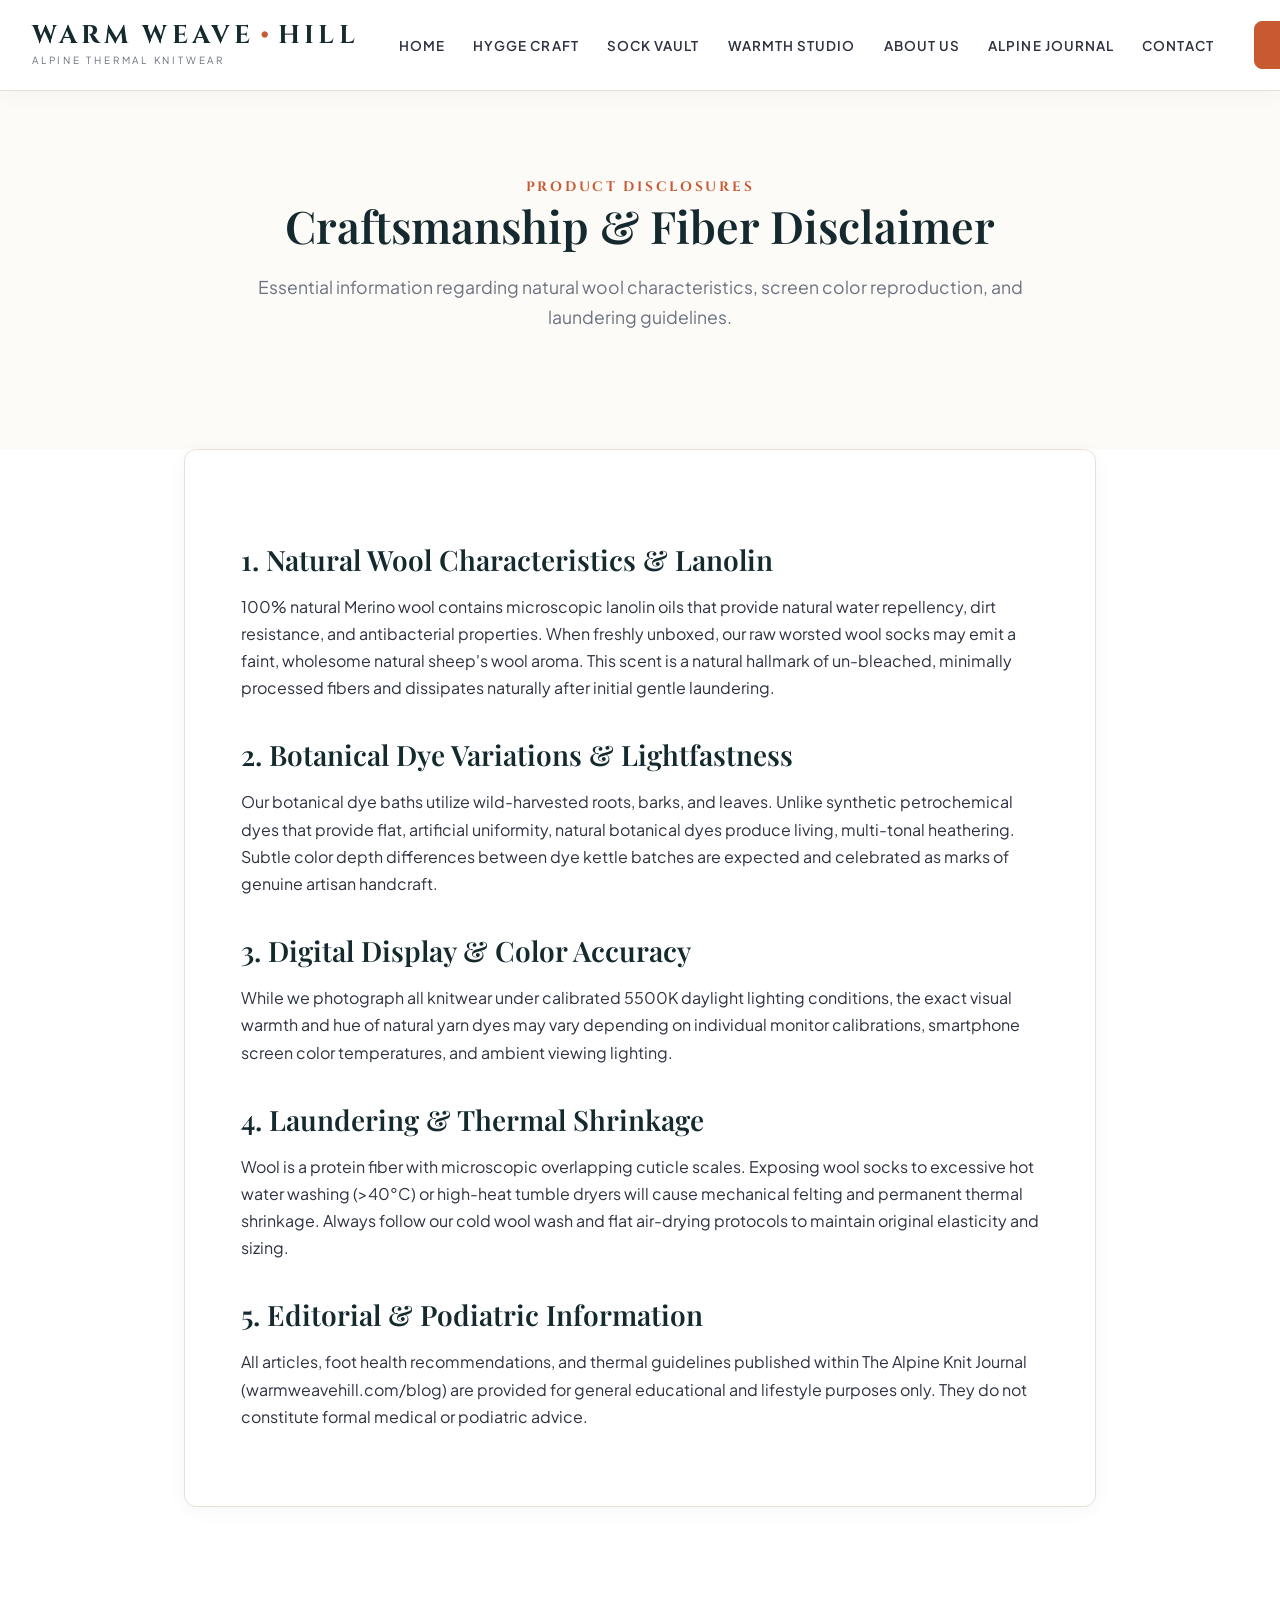
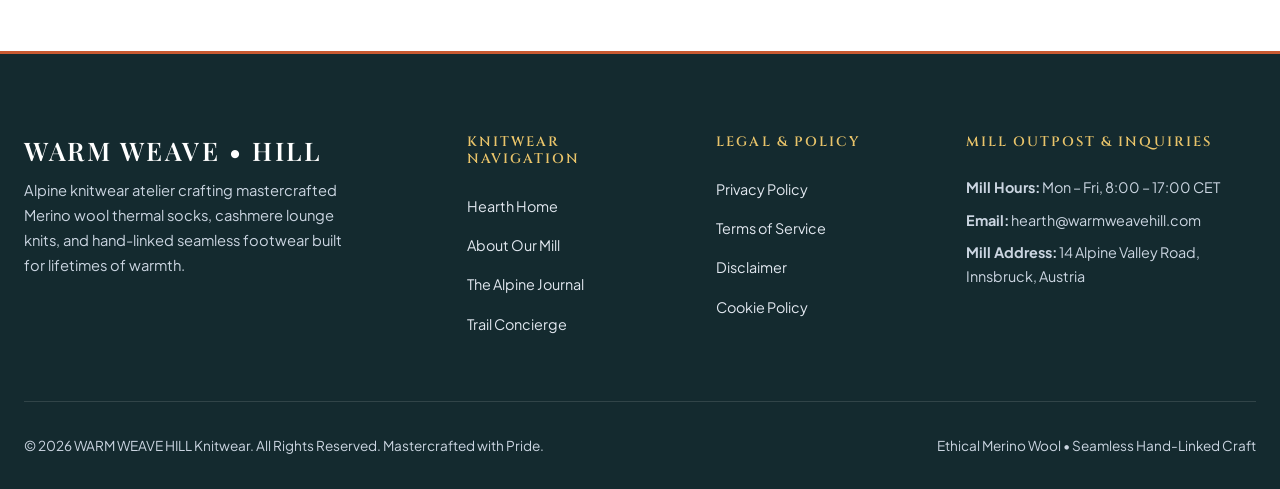
<file: disclaimer.html>
<!DOCTYPE html>
<html lang="en">
<head>
    <meta charset="UTF-8">
    <meta name="viewport" content="width=device-width, initial-scale=1.0">
    <title>Craftsmanship & Fiber Disclaimer | WARM WEAVE HILL | WARM WEAVE HILL</title>
    <meta name="description" content="Important notices regarding organic wool yarn variances, botanical dye lightfastness, and laundering guidelines.">
    <link rel="preconnect" href="https://fonts.googleapis.com">
    <link rel="preconnect" href="https://fonts.gstatic.com" crossorigin>
    <link href="https://fonts.googleapis.com/css2?family=Cinzel:wght@600;700;800&family=Playfair+Display:ital,wght@0,400;0,600;0,700;1,400;1,600&family=Plus+Jakarta+Sans:wght@300;400;500;600;700&display=swap" rel="stylesheet">
    <link rel="stylesheet" href="css/style.css">
    
    <!-- Google Analytics -->
    <script async src="https://www.googletagmanager.com/gtag/js?id=G-0LY0HY7L01"></script>
    <script>
      window.dataLayer = window.dataLayer || [];
      function gtag(){dataLayer.push(arguments);}
      gtag('js', new Date());
      gtag('config', 'G-0LY0HY7L01');
    </script>
</head>
<body>

    <!-- Header Navigation -->
    <header class="site-header">
        <div class="nav-inner">
            <a href="index.html" class="brand-logo">
                <div class="brand-crest-mark">WARM WEAVE <span>&bull;</span> HILL</div>
                <div class="brand-subtext">ALPINE THERMAL KNITWEAR</div>
            </a>
            
            <nav class="nav-menu">
                <ul class="nav-links">
                    <li><a href="index.html" class="nav-link">Home</a></li>
                    <li><a href="index.html#philosophy" class="nav-link">Hygge Craft</a></li>
                    <li><a href="index.html#collections" class="nav-link">Sock Vault</a></li>
                    <li><a href="index.html#selector" class="nav-link">Warmth Studio</a></li>
                    <li><a href="about.html" class="nav-link ">About Us</a></li>
                    <li><a href="blog.html" class="nav-link ">Alpine Journal</a></li>
                    <li><a href="contact.html" class="nav-link ">Contact</a></li>
                </ul>
            </nav>
            
            <div class="nav-actions">
                <a href="contact.html" class="btn btn-primary">Trail Concierge</a>
            </div>
        </div>
    </header>

    <main id="main-content">
        <section class="article-header">
            <div class="container">
                <span class="article-category">Product Disclosures</span>
                <h1 class="article-title">Craftsmanship &amp; Fiber Disclaimer</h1>
                <p class="section-desc">Essential information regarding natural wool characteristics, screen color reproduction, and laundering guidelines.</p>
            </div>
        </section>

        <section class="section-padding bg-white" style="padding-top: 0;">
            <div class="container-narrow">
                <div class="legal-card">
                    <h2>1. Natural Wool Characteristics &amp; Lanolin</h2>
                    <p>
                        100% natural Merino wool contains microscopic lanolin oils that provide natural water repellency, dirt resistance, and antibacterial properties. When freshly unboxed, our raw worsted wool socks may emit a faint, wholesome natural sheep's wool aroma. This scent is a natural hallmark of un-bleached, minimally processed fibers and dissipates naturally after initial gentle laundering.
                    </p>

                    <h2>2. Botanical Dye Variations &amp; Lightfastness</h2>
                    <p>
                        Our botanical dye baths utilize wild-harvested roots, barks, and leaves. Unlike synthetic petrochemical dyes that provide flat, artificial uniformity, natural botanical dyes produce living, multi-tonal heathering. Subtle color depth differences between dye kettle batches are expected and celebrated as marks of genuine artisan handcraft.
                    </p>

                    <h2>3. Digital Display &amp; Color Accuracy</h2>
                    <p>
                        While we photograph all knitwear under calibrated 5500K daylight lighting conditions, the exact visual warmth and hue of natural yarn dyes may vary depending on individual monitor calibrations, smartphone screen color temperatures, and ambient viewing lighting.
                    </p>

                    <h2>4. Laundering &amp; Thermal Shrinkage</h2>
                    <p>
                        Wool is a protein fiber with microscopic overlapping cuticle scales. Exposing wool socks to excessive hot water washing (&gt;40&deg;C) or high-heat tumble dryers will cause mechanical felting and permanent thermal shrinkage. Always follow our cold wool wash and flat air-drying protocols to maintain original elasticity and sizing.
                    </p>

                    <h2>5. Editorial &amp; Podiatric Information</h2>
                    <p>
                        All articles, foot health recommendations, and thermal guidelines published within The Alpine Knit Journal (warmweavehill.com/blog) are provided for general educational and lifestyle purposes only. They do not constitute formal medical or podiatric advice.
                    </p>
                </div>
            </div>
        </section>
    </main>

    <!-- Site Footer -->
    <footer class="site-footer">
        <div class="container">
            <div class="footer-grid">
                <div class="footer-brand">
                    <h4>WARM WEAVE <span>&bull;</span> HILL</h4>
                    <p class="footer-desc">
                        Alpine knitwear atelier crafting mastercrafted Merino wool thermal socks, cashmere lounge knits, and hand-linked seamless footwear built for lifetimes of warmth.
                    </p>
                </div>

                <div class="footer-col">
                    <h5>Knitwear Navigation</h5>
                    <ul class="footer-links">
                        <li><a href="index.html">Hearth Home</a></li>
                        <li><a href="about.html">About Our Mill</a></li>
                        <li><a href="blog.html">The Alpine Journal</a></li>
                        <li><a href="contact.html">Trail Concierge</a></li>
                    </ul>
                </div>

                <div class="footer-col">
                    <h5>Legal &amp; Policy</h5>
                    <ul class="footer-links">
                        <li><a href="privacy.html">Privacy Policy</a></li>
                        <li><a href="terms.html">Terms of Service</a></li>
                        <li><a href="disclaimer.html">Disclaimer</a></li>
                        <li><a href="cookies.html">Cookie Policy</a></li>
                    </ul>
                </div>

                <div class="footer-col">
                    <h5>Mill Outpost &amp; Inquiries</h5>
                    <p style="font-size: 0.9rem; color: #cbd5e1; margin-bottom: 0.5rem;"><strong>Mill Hours:</strong> Mon &ndash; Fri, 8:00 &ndash; 17:00 CET</p>
                    <p style="font-size: 0.9rem; color: #cbd5e1; margin-bottom: 0.5rem;"><strong>Email:</strong> hearth@warmweavehill.com</p>
                    <p style="font-size: 0.9rem; color: #cbd5e1;"><strong>Mill Address:</strong> 14 Alpine Valley Road, Innsbruck, Austria</p>
                </div>
            </div>

            <div class="footer-bottom">
                <div>&copy; 2026 WARM WEAVE HILL Knitwear. All Rights Reserved. Mastercrafted with Pride.</div>
                <div>Ethical Merino Wool &bull; Seamless Hand-Linked Craft</div>
            </div>
        </div>
    </footer>

    <script src="js/main.js"></script>
</body>
</html>
</file>
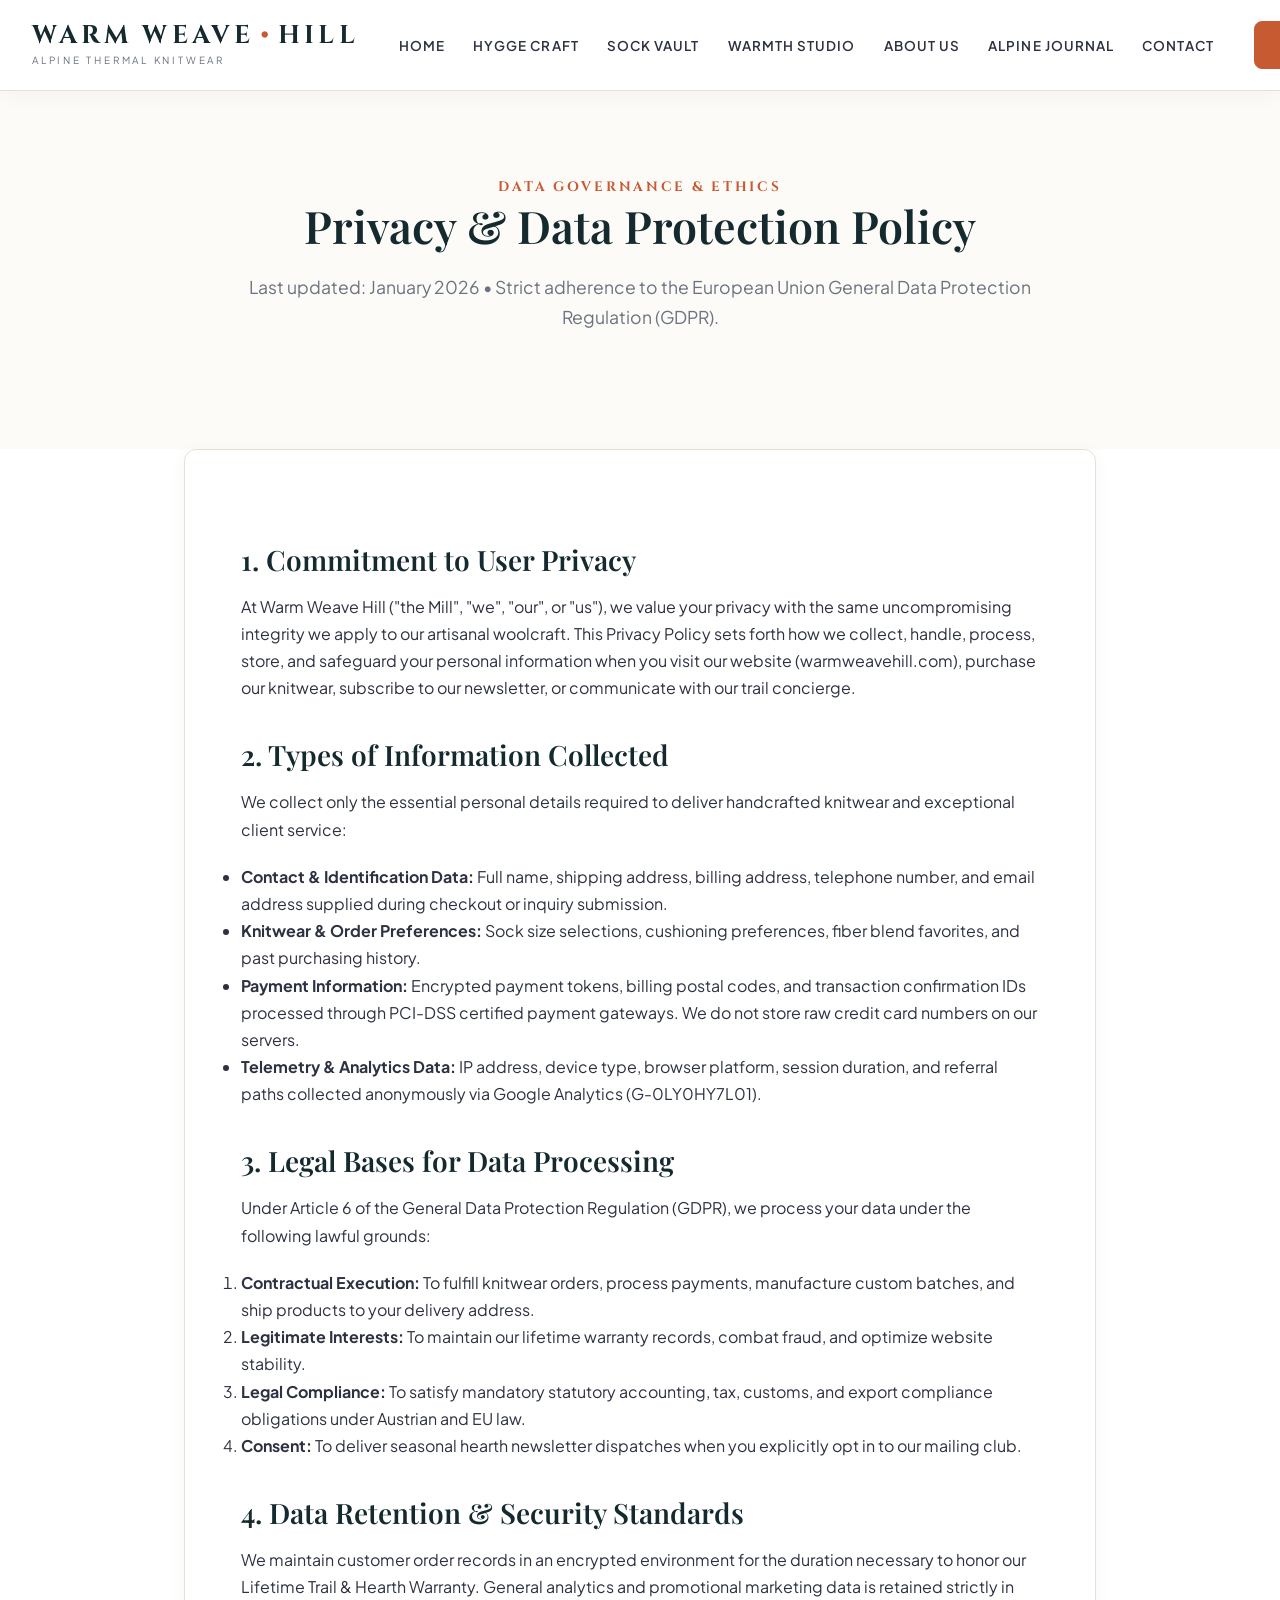
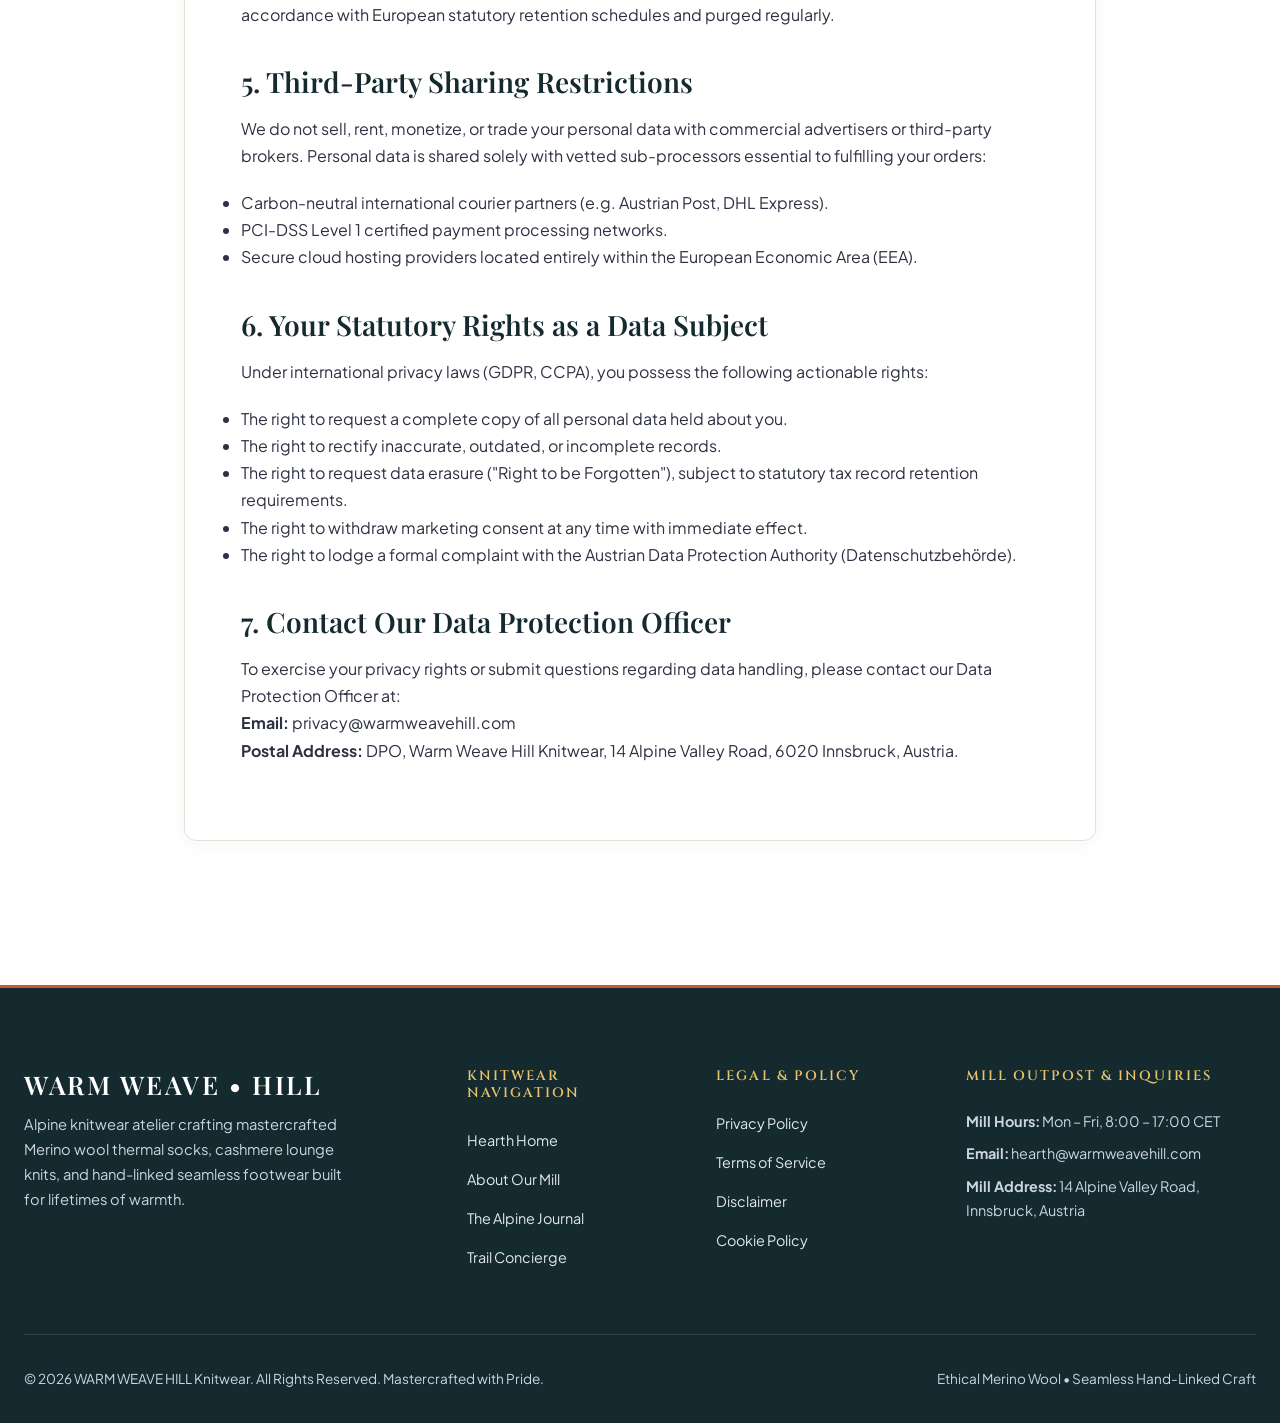
<file: privacy.html>
<!DOCTYPE html>
<html lang="en">
<head>
    <meta charset="UTF-8">
    <meta name="viewport" content="width=device-width, initial-scale=1.0">
    <title>Privacy & Data Protection Policy | WARM WEAVE HILL | WARM WEAVE HILL</title>
    <meta name="description" content="Review our comprehensive privacy policy, client data governance, and GDPR protections at Warm Weave Hill.">
    <link rel="preconnect" href="https://fonts.googleapis.com">
    <link rel="preconnect" href="https://fonts.gstatic.com" crossorigin>
    <link href="https://fonts.googleapis.com/css2?family=Cinzel:wght@600;700;800&family=Playfair+Display:ital,wght@0,400;0,600;0,700;1,400;1,600&family=Plus+Jakarta+Sans:wght@300;400;500;600;700&display=swap" rel="stylesheet">
    <link rel="stylesheet" href="css/style.css">
    
    <!-- Google Analytics -->
    <script async src="https://www.googletagmanager.com/gtag/js?id=G-0LY0HY7L01"></script>
    <script>
      window.dataLayer = window.dataLayer || [];
      function gtag(){dataLayer.push(arguments);}
      gtag('js', new Date());
      gtag('config', 'G-0LY0HY7L01');
    </script>
</head>
<body>

    <!-- Header Navigation -->
    <header class="site-header">
        <div class="nav-inner">
            <a href="index.html" class="brand-logo">
                <div class="brand-crest-mark">WARM WEAVE <span>&bull;</span> HILL</div>
                <div class="brand-subtext">ALPINE THERMAL KNITWEAR</div>
            </a>
            
            <nav class="nav-menu">
                <ul class="nav-links">
                    <li><a href="index.html" class="nav-link">Home</a></li>
                    <li><a href="index.html#philosophy" class="nav-link">Hygge Craft</a></li>
                    <li><a href="index.html#collections" class="nav-link">Sock Vault</a></li>
                    <li><a href="index.html#selector" class="nav-link">Warmth Studio</a></li>
                    <li><a href="about.html" class="nav-link ">About Us</a></li>
                    <li><a href="blog.html" class="nav-link ">Alpine Journal</a></li>
                    <li><a href="contact.html" class="nav-link ">Contact</a></li>
                </ul>
            </nav>
            
            <div class="nav-actions">
                <a href="contact.html" class="btn btn-primary">Trail Concierge</a>
            </div>
        </div>
    </header>

    <main id="main-content">
        <section class="article-header">
            <div class="container">
                <span class="article-category">Data Governance &amp; Ethics</span>
                <h1 class="article-title">Privacy &amp; Data Protection Policy</h1>
                <p class="section-desc">Last updated: January 2026 &bull; Strict adherence to the European Union General Data Protection Regulation (GDPR).</p>
            </div>
        </section>

        <section class="section-padding bg-white" style="padding-top: 0;">
            <div class="container-narrow">
                <div class="legal-card">
                    <h2>1. Commitment to User Privacy</h2>
                    <p>
                        At Warm Weave Hill ("the Mill", "we", "our", or "us"), we value your privacy with the same uncompromising integrity we apply to our artisanal woolcraft. This Privacy Policy sets forth how we collect, handle, process, store, and safeguard your personal information when you visit our website (warmweavehill.com), purchase our knitwear, subscribe to our newsletter, or communicate with our trail concierge.
                    </p>

                    <h2>2. Types of Information Collected</h2>
                    <p>We collect only the essential personal details required to deliver handcrafted knitwear and exceptional client service:</p>
                    <ul>
                        <li><strong>Contact &amp; Identification Data:</strong> Full name, shipping address, billing address, telephone number, and email address supplied during checkout or inquiry submission.</li>
                        <li><strong>Knitwear &amp; Order Preferences:</strong> Sock size selections, cushioning preferences, fiber blend favorites, and past purchasing history.</li>
                        <li><strong>Payment Information:</strong> Encrypted payment tokens, billing postal codes, and transaction confirmation IDs processed through PCI-DSS certified payment gateways. We do not store raw credit card numbers on our servers.</li>
                        <li><strong>Telemetry &amp; Analytics Data:</strong> IP address, device type, browser platform, session duration, and referral paths collected anonymously via Google Analytics (G-0LY0HY7L01).</li>
                    </ul>

                    <h2>3. Legal Bases for Data Processing</h2>
                    <p>Under Article 6 of the General Data Protection Regulation (GDPR), we process your data under the following lawful grounds:</p>
                    <ol>
                        <li><strong>Contractual Execution:</strong> To fulfill knitwear orders, process payments, manufacture custom batches, and ship products to your delivery address.</li>
                        <li><strong>Legitimate Interests:</strong> To maintain our lifetime warranty records, combat fraud, and optimize website stability.</li>
                        <li><strong>Legal Compliance:</strong> To satisfy mandatory statutory accounting, tax, customs, and export compliance obligations under Austrian and EU law.</li>
                        <li><strong>Consent:</strong> To deliver seasonal hearth newsletter dispatches when you explicitly opt in to our mailing club.</li>
                    </ol>

                    <h2>4. Data Retention &amp; Security Standards</h2>
                    <p>
                        We maintain customer order records in an encrypted environment for the duration necessary to honor our Lifetime Trail &amp; Hearth Warranty. General analytics and promotional marketing data is retained strictly in accordance with European statutory retention schedules and purged regularly.
                    </p>

                    <h2>5. Third-Party Sharing Restrictions</h2>
                    <p>
                        We do not sell, rent, monetize, or trade your personal data with commercial advertisers or third-party brokers. Personal data is shared solely with vetted sub-processors essential to fulfilling your orders:
                    </p>
                    <ul>
                        <li>Carbon-neutral international courier partners (e.g. Austrian Post, DHL Express).</li>
                        <li>PCI-DSS Level 1 certified payment processing networks.</li>
                        <li>Secure cloud hosting providers located entirely within the European Economic Area (EEA).</li>
                    </ul>

                    <h2>6. Your Statutory Rights as a Data Subject</h2>
                    <p>Under international privacy laws (GDPR, CCPA), you possess the following actionable rights:</p>
                    <ul>
                        <li>The right to request a complete copy of all personal data held about you.</li>
                        <li>The right to rectify inaccurate, outdated, or incomplete records.</li>
                        <li>The right to request data erasure ("Right to be Forgotten"), subject to statutory tax record retention requirements.</li>
                        <li>The right to withdraw marketing consent at any time with immediate effect.</li>
                        <li>The right to lodge a formal complaint with the Austrian Data Protection Authority (Datenschutzbehörde).</li>
                    </ul>

                    <h2>7. Contact Our Data Protection Officer</h2>
                    <p>
                        To exercise your privacy rights or submit questions regarding data handling, please contact our Data Protection Officer at:
                        <br><strong>Email:</strong> privacy@warmweavehill.com
                        <br><strong>Postal Address:</strong> DPO, Warm Weave Hill Knitwear, 14 Alpine Valley Road, 6020 Innsbruck, Austria.
                    </p>
                </div>
            </div>
        </section>
    </main>

    <!-- Site Footer -->
    <footer class="site-footer">
        <div class="container">
            <div class="footer-grid">
                <div class="footer-brand">
                    <h4>WARM WEAVE <span>&bull;</span> HILL</h4>
                    <p class="footer-desc">
                        Alpine knitwear atelier crafting mastercrafted Merino wool thermal socks, cashmere lounge knits, and hand-linked seamless footwear built for lifetimes of warmth.
                    </p>
                </div>

                <div class="footer-col">
                    <h5>Knitwear Navigation</h5>
                    <ul class="footer-links">
                        <li><a href="index.html">Hearth Home</a></li>
                        <li><a href="about.html">About Our Mill</a></li>
                        <li><a href="blog.html">The Alpine Journal</a></li>
                        <li><a href="contact.html">Trail Concierge</a></li>
                    </ul>
                </div>

                <div class="footer-col">
                    <h5>Legal &amp; Policy</h5>
                    <ul class="footer-links">
                        <li><a href="privacy.html">Privacy Policy</a></li>
                        <li><a href="terms.html">Terms of Service</a></li>
                        <li><a href="disclaimer.html">Disclaimer</a></li>
                        <li><a href="cookies.html">Cookie Policy</a></li>
                    </ul>
                </div>

                <div class="footer-col">
                    <h5>Mill Outpost &amp; Inquiries</h5>
                    <p style="font-size: 0.9rem; color: #cbd5e1; margin-bottom: 0.5rem;"><strong>Mill Hours:</strong> Mon &ndash; Fri, 8:00 &ndash; 17:00 CET</p>
                    <p style="font-size: 0.9rem; color: #cbd5e1; margin-bottom: 0.5rem;"><strong>Email:</strong> hearth@warmweavehill.com</p>
                    <p style="font-size: 0.9rem; color: #cbd5e1;"><strong>Mill Address:</strong> 14 Alpine Valley Road, Innsbruck, Austria</p>
                </div>
            </div>

            <div class="footer-bottom">
                <div>&copy; 2026 WARM WEAVE HILL Knitwear. All Rights Reserved. Mastercrafted with Pride.</div>
                <div>Ethical Merino Wool &bull; Seamless Hand-Linked Craft</div>
            </div>
        </div>
    </footer>

    <script src="js/main.js"></script>
</body>
</html>
</file>
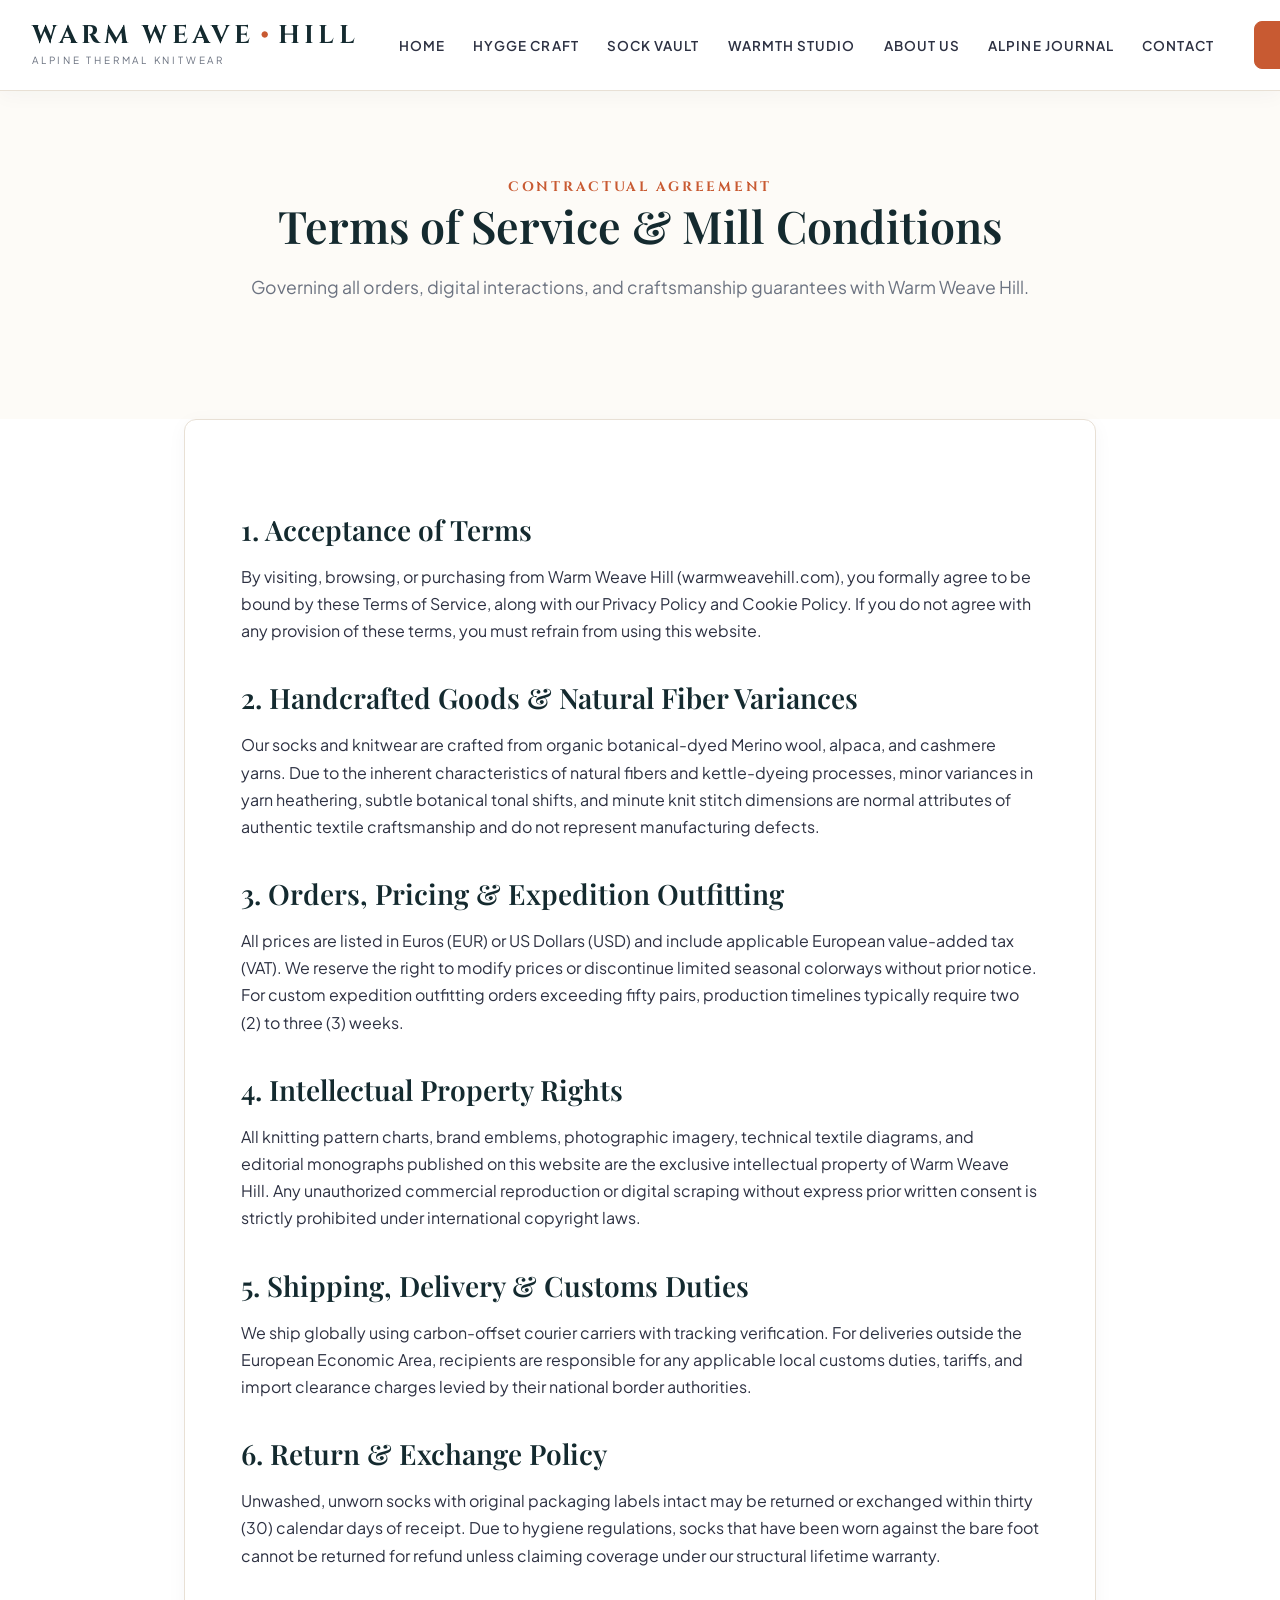
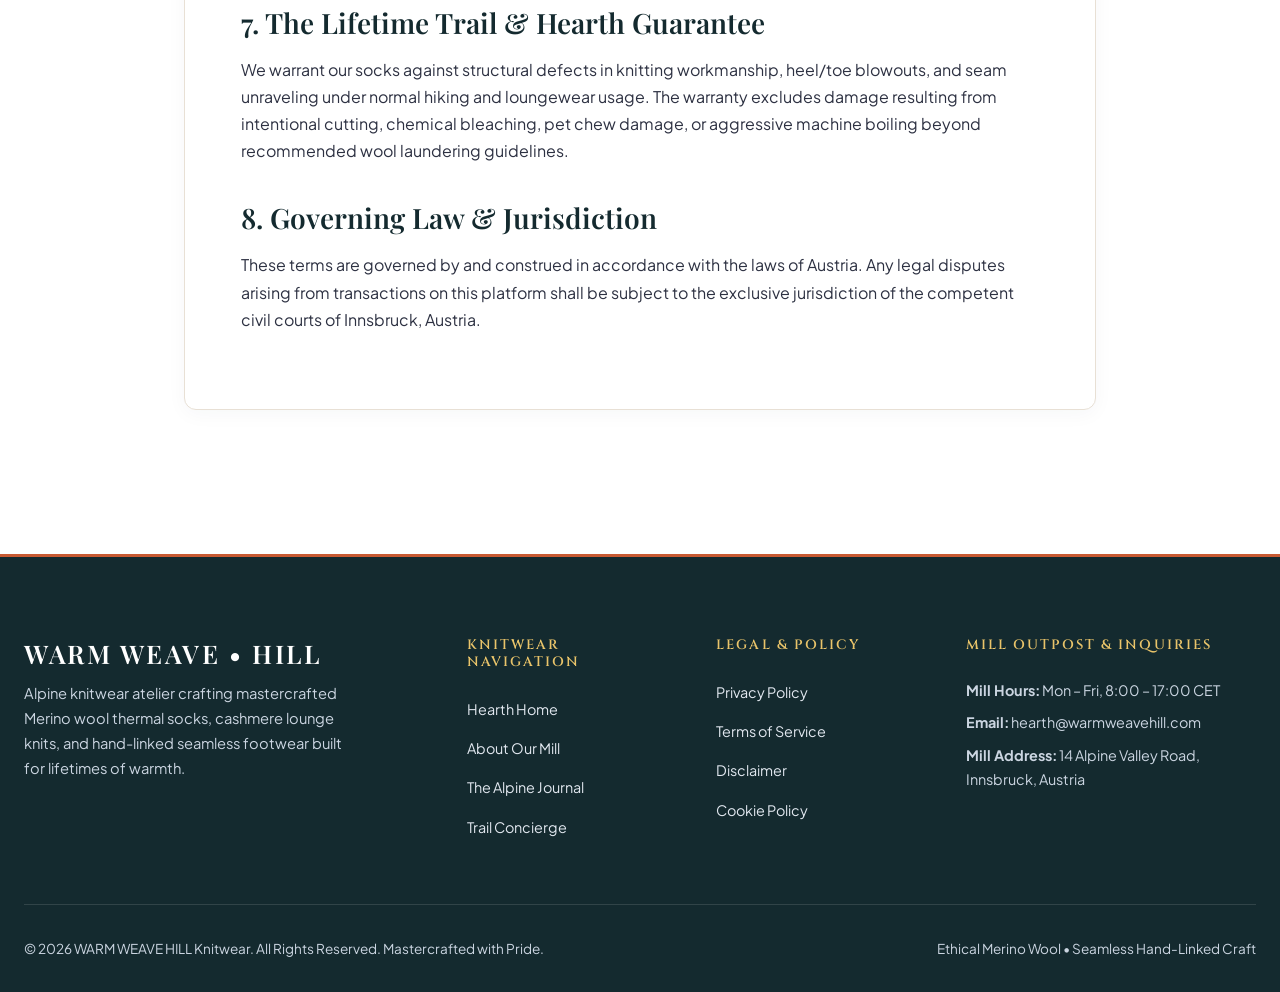
<file: terms.html>
<!DOCTYPE html>
<html lang="en">
<head>
    <meta charset="UTF-8">
    <meta name="viewport" content="width=device-width, initial-scale=1.0">
    <title>Terms of Service & Mill Conditions | WARM WEAVE HILL | WARM WEAVE HILL</title>
    <meta name="description" content="Review our terms of service, warranty conditions, ordering policies, and intellectual property protections at Warm Weave Hill.">
    <link rel="preconnect" href="https://fonts.googleapis.com">
    <link rel="preconnect" href="https://fonts.gstatic.com" crossorigin>
    <link href="https://fonts.googleapis.com/css2?family=Cinzel:wght@600;700;800&family=Playfair+Display:ital,wght@0,400;0,600;0,700;1,400;1,600&family=Plus+Jakarta+Sans:wght@300;400;500;600;700&display=swap" rel="stylesheet">
    <link rel="stylesheet" href="css/style.css">
    
    <!-- Google Analytics -->
    <script async src="https://www.googletagmanager.com/gtag/js?id=G-0LY0HY7L01"></script>
    <script>
      window.dataLayer = window.dataLayer || [];
      function gtag(){dataLayer.push(arguments);}
      gtag('js', new Date());
      gtag('config', 'G-0LY0HY7L01');
    </script>
</head>
<body>

    <!-- Header Navigation -->
    <header class="site-header">
        <div class="nav-inner">
            <a href="index.html" class="brand-logo">
                <div class="brand-crest-mark">WARM WEAVE <span>&bull;</span> HILL</div>
                <div class="brand-subtext">ALPINE THERMAL KNITWEAR</div>
            </a>
            
            <nav class="nav-menu">
                <ul class="nav-links">
                    <li><a href="index.html" class="nav-link">Home</a></li>
                    <li><a href="index.html#philosophy" class="nav-link">Hygge Craft</a></li>
                    <li><a href="index.html#collections" class="nav-link">Sock Vault</a></li>
                    <li><a href="index.html#selector" class="nav-link">Warmth Studio</a></li>
                    <li><a href="about.html" class="nav-link ">About Us</a></li>
                    <li><a href="blog.html" class="nav-link ">Alpine Journal</a></li>
                    <li><a href="contact.html" class="nav-link ">Contact</a></li>
                </ul>
            </nav>
            
            <div class="nav-actions">
                <a href="contact.html" class="btn btn-primary">Trail Concierge</a>
            </div>
        </div>
    </header>

    <main id="main-content">
        <section class="article-header">
            <div class="container">
                <span class="article-category">Contractual Agreement</span>
                <h1 class="article-title">Terms of Service &amp; Mill Conditions</h1>
                <p class="section-desc">Governing all orders, digital interactions, and craftsmanship guarantees with Warm Weave Hill.</p>
            </div>
        </section>

        <section class="section-padding bg-white" style="padding-top: 0;">
            <div class="container-narrow">
                <div class="legal-card">
                    <h2>1. Acceptance of Terms</h2>
                    <p>
                        By visiting, browsing, or purchasing from Warm Weave Hill (warmweavehill.com), you formally agree to be bound by these Terms of Service, along with our Privacy Policy and Cookie Policy. If you do not agree with any provision of these terms, you must refrain from using this website.
                    </p>

                    <h2>2. Handcrafted Goods &amp; Natural Fiber Variances</h2>
                    <p>
                        Our socks and knitwear are crafted from organic botanical-dyed Merino wool, alpaca, and cashmere yarns. Due to the inherent characteristics of natural fibers and kettle-dyeing processes, minor variances in yarn heathering, subtle botanical tonal shifts, and minute knit stitch dimensions are normal attributes of authentic textile craftsmanship and do not represent manufacturing defects.
                    </p>

                    <h2>3. Orders, Pricing &amp; Expedition Outfitting</h2>
                    <p>
                        All prices are listed in Euros (EUR) or US Dollars (USD) and include applicable European value-added tax (VAT). We reserve the right to modify prices or discontinue limited seasonal colorways without prior notice. For custom expedition outfitting orders exceeding fifty pairs, production timelines typically require two (2) to three (3) weeks.
                    </p>

                    <h2>4. Intellectual Property Rights</h2>
                    <p>
                        All knitting pattern charts, brand emblems, photographic imagery, technical textile diagrams, and editorial monographs published on this website are the exclusive intellectual property of Warm Weave Hill. Any unauthorized commercial reproduction or digital scraping without express prior written consent is strictly prohibited under international copyright laws.
                    </p>

                    <h2>5. Shipping, Delivery &amp; Customs Duties</h2>
                    <p>
                        We ship globally using carbon-offset courier carriers with tracking verification. For deliveries outside the European Economic Area, recipients are responsible for any applicable local customs duties, tariffs, and import clearance charges levied by their national border authorities.
                    </p>

                    <h2>6. Return &amp; Exchange Policy</h2>
                    <p>
                        Unwashed, unworn socks with original packaging labels intact may be returned or exchanged within thirty (30) calendar days of receipt. Due to hygiene regulations, socks that have been worn against the bare foot cannot be returned for refund unless claiming coverage under our structural lifetime warranty.
                    </p>

                    <h2>7. The Lifetime Trail &amp; Hearth Guarantee</h2>
                    <p>
                        We warrant our socks against structural defects in knitting workmanship, heel/toe blowouts, and seam unraveling under normal hiking and loungewear usage. The warranty excludes damage resulting from intentional cutting, chemical bleaching, pet chew damage, or aggressive machine boiling beyond recommended wool laundering guidelines.
                    </p>

                    <h2>8. Governing Law &amp; Jurisdiction</h2>
                    <p>
                        These terms are governed by and construed in accordance with the laws of Austria. Any legal disputes arising from transactions on this platform shall be subject to the exclusive jurisdiction of the competent civil courts of Innsbruck, Austria.
                    </p>
                </div>
            </div>
        </section>
    </main>

    <!-- Site Footer -->
    <footer class="site-footer">
        <div class="container">
            <div class="footer-grid">
                <div class="footer-brand">
                    <h4>WARM WEAVE <span>&bull;</span> HILL</h4>
                    <p class="footer-desc">
                        Alpine knitwear atelier crafting mastercrafted Merino wool thermal socks, cashmere lounge knits, and hand-linked seamless footwear built for lifetimes of warmth.
                    </p>
                </div>

                <div class="footer-col">
                    <h5>Knitwear Navigation</h5>
                    <ul class="footer-links">
                        <li><a href="index.html">Hearth Home</a></li>
                        <li><a href="about.html">About Our Mill</a></li>
                        <li><a href="blog.html">The Alpine Journal</a></li>
                        <li><a href="contact.html">Trail Concierge</a></li>
                    </ul>
                </div>

                <div class="footer-col">
                    <h5>Legal &amp; Policy</h5>
                    <ul class="footer-links">
                        <li><a href="privacy.html">Privacy Policy</a></li>
                        <li><a href="terms.html">Terms of Service</a></li>
                        <li><a href="disclaimer.html">Disclaimer</a></li>
                        <li><a href="cookies.html">Cookie Policy</a></li>
                    </ul>
                </div>

                <div class="footer-col">
                    <h5>Mill Outpost &amp; Inquiries</h5>
                    <p style="font-size: 0.9rem; color: #cbd5e1; margin-bottom: 0.5rem;"><strong>Mill Hours:</strong> Mon &ndash; Fri, 8:00 &ndash; 17:00 CET</p>
                    <p style="font-size: 0.9rem; color: #cbd5e1; margin-bottom: 0.5rem;"><strong>Email:</strong> hearth@warmweavehill.com</p>
                    <p style="font-size: 0.9rem; color: #cbd5e1;"><strong>Mill Address:</strong> 14 Alpine Valley Road, Innsbruck, Austria</p>
                </div>
            </div>

            <div class="footer-bottom">
                <div>&copy; 2026 WARM WEAVE HILL Knitwear. All Rights Reserved. Mastercrafted with Pride.</div>
                <div>Ethical Merino Wool &bull; Seamless Hand-Linked Craft</div>
            </div>
        </div>
    </footer>

    <script src="js/main.js"></script>
</body>
</html>
</file>
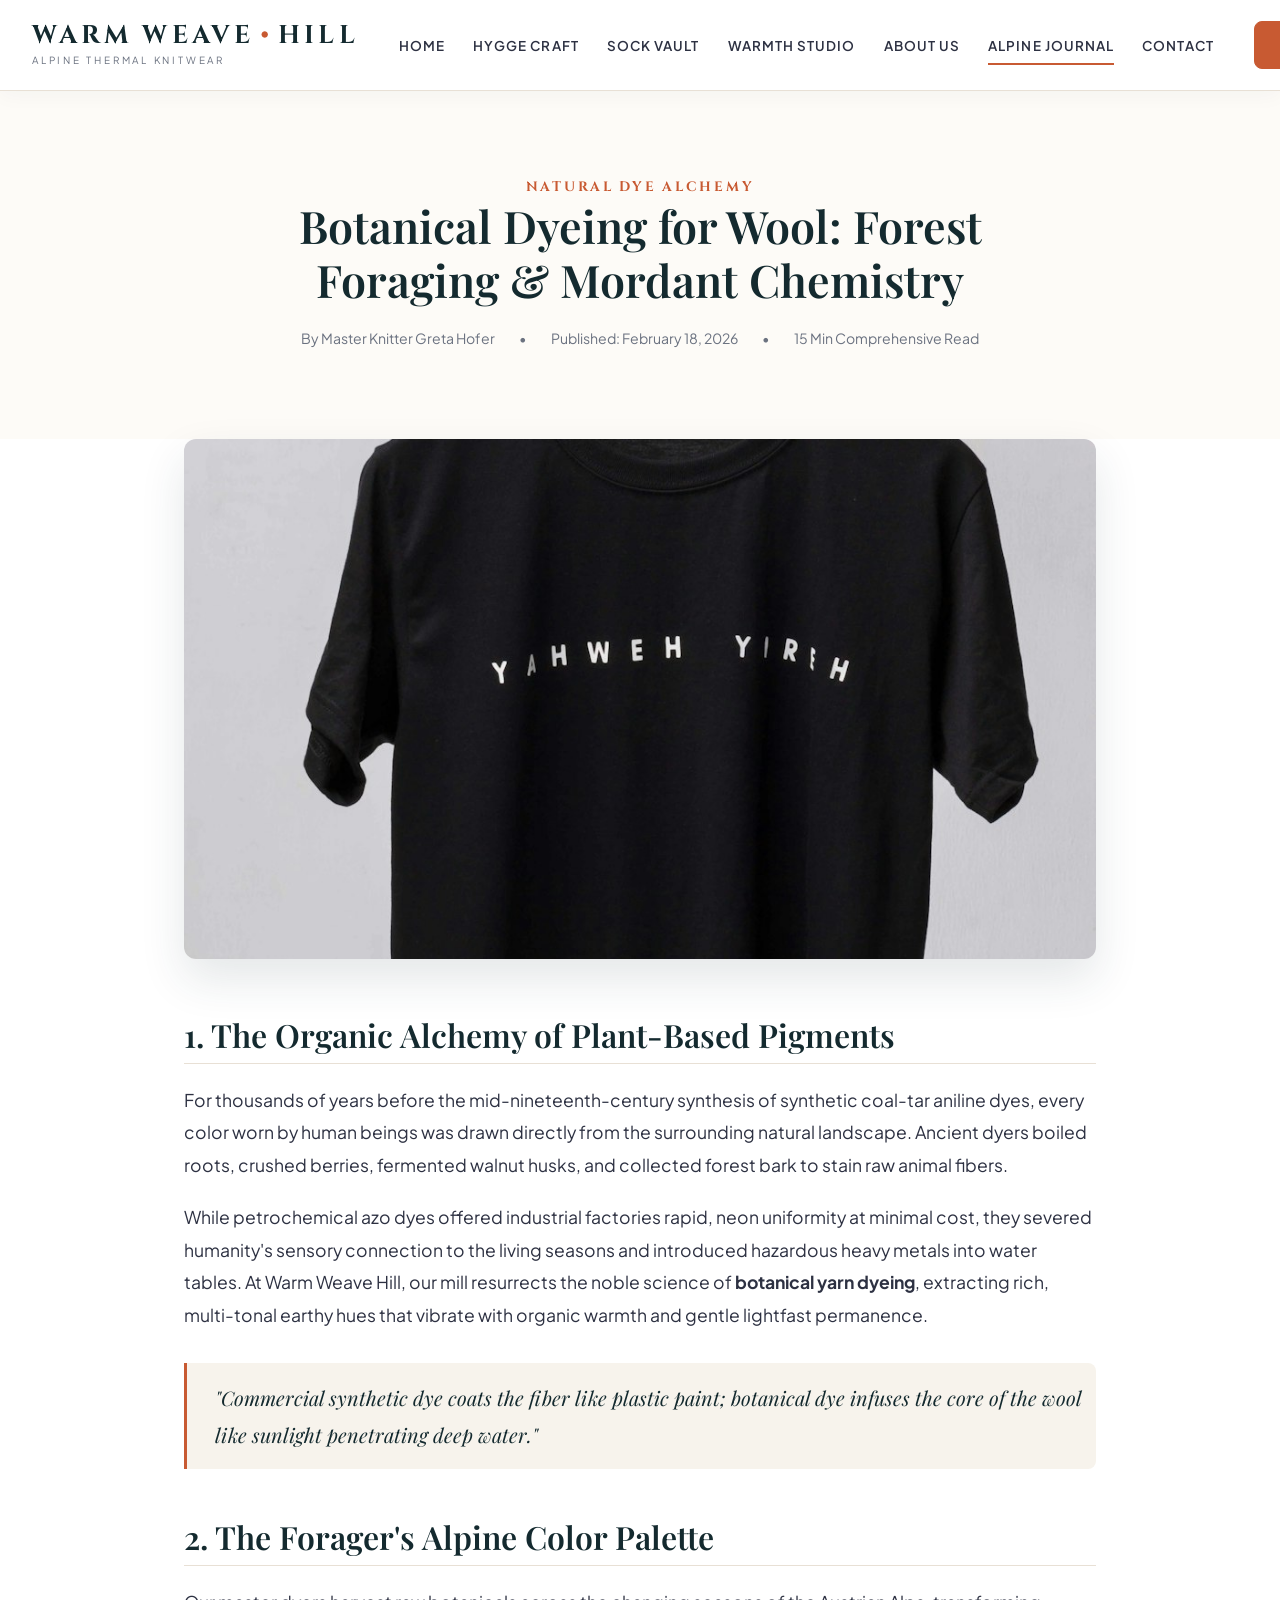
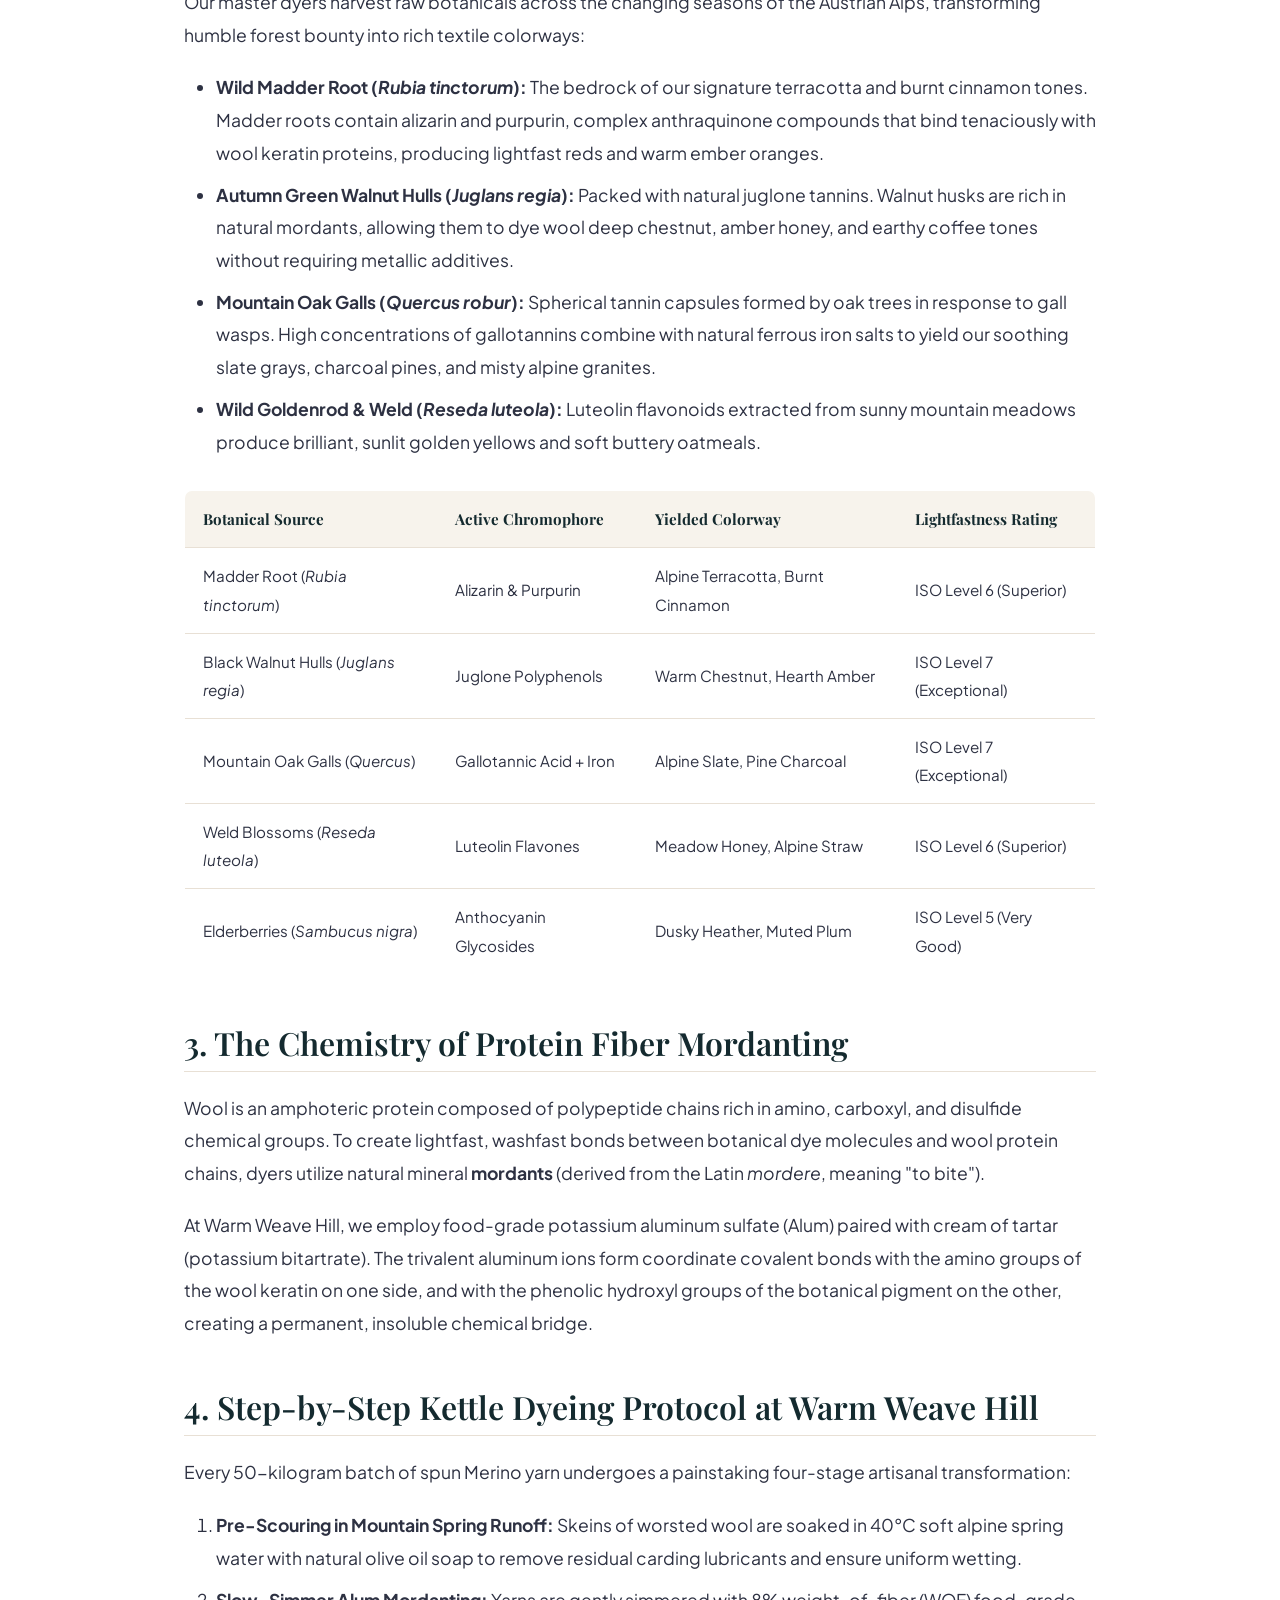
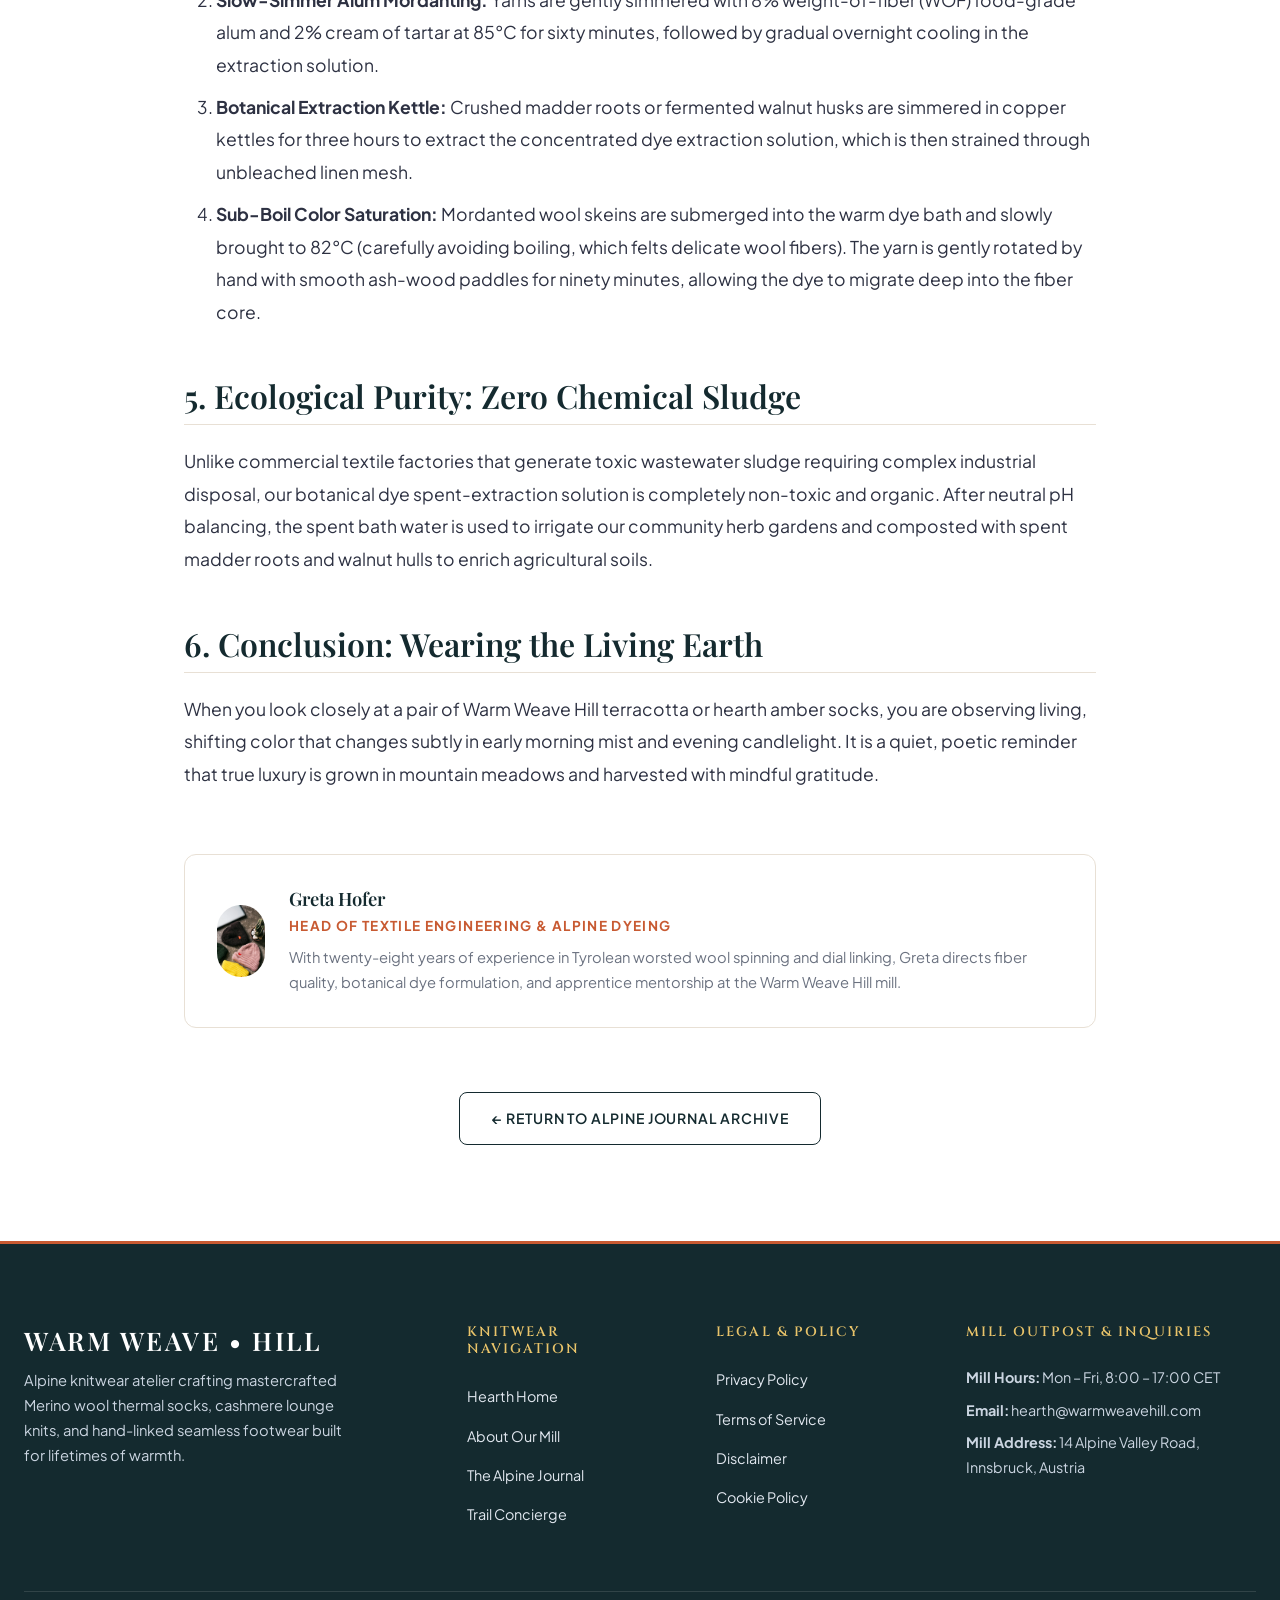
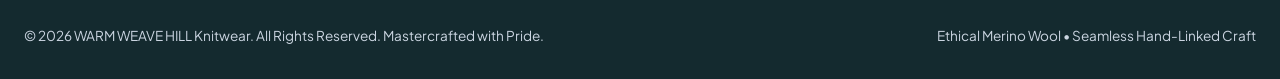
<file: blog/botanical-dyeing-for-wool-forest-foraging-and-mordant-chemistry.html>
<!DOCTYPE html>
<html lang="en">
<head>
    <meta charset="UTF-8">
    <meta name="viewport" content="width=device-width, initial-scale=1.0">
    <title>Botanical Dyeing for Wool: Forest Foraging & Mordant Chemistry | WARM WEAVE HILL Journal</title>
    <meta name="description" content="An in-depth investigation into harvesting wild madder roots, walnut hulls, and oak galls, exploring lightfast organic color bonding with wool keratin fibers.">
    <link rel="preconnect" href="https://fonts.googleapis.com">
    <link rel="preconnect" href="https://fonts.gstatic.com" crossorigin>
    <link href="https://fonts.googleapis.com/css2?family=Cinzel:wght@600;700;800&family=Playfair+Display:ital,wght@0,400;0,600;0,700;1,400;1,600&family=Plus+Jakarta+Sans:wght@300;400;500;600;700&display=swap" rel="stylesheet">
    <link rel="stylesheet" href="../css/style.css">
    
    <!-- Google Analytics -->
    <script async src="https://www.googletagmanager.com/gtag/js?id=G-0LY0HY7L01"></script>
    <script>
      window.dataLayer = window.dataLayer || [];
      function gtag(){dataLayer.push(arguments);}
      gtag('js', new Date());
      gtag('config', 'G-0LY0HY7L01');
    </script>
</head>
<body>

    <!-- Header Navigation -->
    <header class="site-header">
        <div class="nav-inner">
            <a href="../index.html" class="brand-logo">
                <div class="brand-crest-mark">WARM WEAVE <span>&bull;</span> HILL</div>
                <div class="brand-subtext">ALPINE THERMAL KNITWEAR</div>
            </a>
            
            <nav class="nav-menu">
                <ul class="nav-links">
                    <li><a href="../index.html" class="nav-link">Home</a></li>
                    <li><a href="../index.html#philosophy" class="nav-link">Hygge Craft</a></li>
                    <li><a href="../index.html#collections" class="nav-link">Sock Vault</a></li>
                    <li><a href="../index.html#selector" class="nav-link">Warmth Studio</a></li>
                    <li><a href="../about.html" class="nav-link">About Us</a></li>
                    <li><a href="../blog.html" class="nav-link active">Alpine Journal</a></li>
                    <li><a href="../contact.html" class="nav-link">Contact</a></li>
                </ul>
            </nav>
            
            <div class="nav-actions">
                <a href="../contact.html" class="btn btn-primary">Trail Concierge</a>
            </div>
        </div>
    </header>

    <main id="main-content">
        <article class="article-header">
            <div class="container">
                <span class="article-category">Natural Dye Alchemy</span>
                <h1 class="article-title">Botanical Dyeing for Wool: Forest Foraging & Mordant Chemistry</h1>
                <div class="article-meta">
                    <span>By Master Knitter Greta Hofer</span>
                    <span>&bull;</span>
                    <span>Published: February 18, 2026</span>
                    <span>&bull;</span>
                    <span>15 Min Comprehensive Read</span>
                </div>
            </div>
        </article>

        <div class="section-padding bg-white" style="padding-top: 0;">
            <div class="container-narrow">

                <img src="../images/warm-botanical-natural-dyed-yarn.jpg" alt="Botanical dyeing of wool yarn with natural forest extracts" class="article-hero-img">

                <div class="article-prose">
                    <h2>1. The Organic Alchemy of Plant-Based Pigments</h2>
                    <p>
                        For thousands of years before the mid-nineteenth-century synthesis of synthetic coal-tar aniline dyes, every color worn by human beings was drawn directly from the surrounding natural landscape. Ancient dyers boiled roots, crushed berries, fermented walnut husks, and collected forest bark to stain raw animal fibers.
                    </p>
                    <p>
                        While petrochemical azo dyes offered industrial factories rapid, neon uniformity at minimal cost, they severed humanity's sensory connection to the living seasons and introduced hazardous heavy metals into water tables. At Warm Weave Hill, our mill resurrects the noble science of <strong>botanical yarn dyeing</strong>, extracting rich, multi-tonal earthy hues that vibrate with organic warmth and gentle lightfast permanence.
                    </p>

                    <blockquote>
                        "Commercial synthetic dye coats the fiber like plastic paint; botanical dye infuses the core of the wool like sunlight penetrating deep water."
                    </blockquote>

                    <h2>2. The Forager's Alpine Color Palette</h2>
                    <p>
                        Our master dyers harvest raw botanicals across the changing seasons of the Austrian Alps, transforming humble forest bounty into rich textile colorways:
                    </p>
                    <ul>
                        <li><strong>Wild Madder Root (<em>Rubia tinctorum</em>):</strong> The bedrock of our signature terracotta and burnt cinnamon tones. Madder roots contain alizarin and purpurin, complex anthraquinone compounds that bind tenaciously with wool keratin proteins, producing lightfast reds and warm ember oranges.</li>
                        <li><strong>Autumn Green Walnut Hulls (<em>Juglans regia</em>):</strong> Packed with natural juglone tannins. Walnut husks are rich in natural mordants, allowing them to dye wool deep chestnut, amber honey, and earthy coffee tones without requiring metallic additives.</li>
                        <li><strong>Mountain Oak Galls (<em>Quercus robur</em>):</strong> Spherical tannin capsules formed by oak trees in response to gall wasps. High concentrations of gallotannins combine with natural ferrous iron salts to yield our soothing slate grays, charcoal pines, and misty alpine granites.</li>
                        <li><strong>Wild Goldenrod &amp; Weld (<em>Reseda luteola</em>):</strong> Luteolin flavonoids extracted from sunny mountain meadows produce brilliant, sunlit golden yellows and soft buttery oatmeals.</li>
                    </ul>

                    <table class="program-table">
                        <thead>
                            <tr>
                                <th>Botanical Source</th>
                                <th>Active Chromophore</th>
                                <th>Yielded Colorway</th>
                                <th>Lightfastness Rating</th>
                            </tr>
                        </thead>
                        <tbody>
                            <tr>
                                <td>Madder Root (<em>Rubia tinctorum</em>)</td>
                                <td>Alizarin &amp; Purpurin</td>
                                <td>Alpine Terracotta, Burnt Cinnamon</td>
                                <td>ISO Level 6 (Superior)</td>
                            </tr>
                            <tr>
                                <td>Black Walnut Hulls (<em>Juglans regia</em>)</td>
                                <td>Juglone Polyphenols</td>
                                <td>Warm Chestnut, Hearth Amber</td>
                                <td>ISO Level 7 (Exceptional)</td>
                            </tr>
                            <tr>
                                <td>Mountain Oak Galls (<em>Quercus</em>)</td>
                                <td>Gallotannic Acid + Iron</td>
                                <td>Alpine Slate, Pine Charcoal</td>
                                <td>ISO Level 7 (Exceptional)</td>
                            </tr>
                            <tr>
                                <td>Weld Blossoms (<em>Reseda luteola</em>)</td>
                                <td>Luteolin Flavones</td>
                                <td>Meadow Honey, Alpine Straw</td>
                                <td>ISO Level 6 (Superior)</td>
                            </tr>
                            <tr>
                                <td>Elderberries (<em>Sambucus nigra</em>)</td>
                                <td>Anthocyanin Glycosides</td>
                                <td>Dusky Heather, Muted Plum</td>
                                <td>ISO Level 5 (Very Good)</td>
                            </tr>
                        </tbody>
                    </table>

                    <h2>3. The Chemistry of Protein Fiber Mordanting</h2>
                    <p>
                        Wool is an amphoteric protein composed of polypeptide chains rich in amino, carboxyl, and disulfide chemical groups. To create lightfast, washfast bonds between botanical dye molecules and wool protein chains, dyers utilize natural mineral <strong>mordants</strong> (derived from the Latin <em>mordere</em>, meaning "to bite").
                    </p>
                    <p>
                        At Warm Weave Hill, we employ food-grade potassium aluminum sulfate (Alum) paired with cream of tartar (potassium bitartrate). The trivalent aluminum ions form coordinate covalent bonds with the amino groups of the wool keratin on one side, and with the phenolic hydroxyl groups of the botanical pigment on the other, creating a permanent, insoluble chemical bridge.
                    </p>

                    <h2>4. Step-by-Step Kettle Dyeing Protocol at Warm Weave Hill</h2>
                    <p>
                        Every 50-kilogram batch of spun Merino yarn undergoes a painstaking four-stage artisanal transformation:
                    </p>
                    <ol>
                        <li><strong>Pre-Scouring in Mountain Spring Runoff:</strong> Skeins of worsted wool are soaked in 40&deg;C soft alpine spring water with natural olive oil soap to remove residual carding lubricants and ensure uniform wetting.</li>
                        <li><strong>Slow-Simmer Alum Mordanting:</strong> Yarns are gently simmered with 8% weight-of-fiber (WOF) food-grade alum and 2% cream of tartar at 85&deg;C for sixty minutes, followed by gradual overnight cooling in the extraction solution.</li>
                        <li><strong>Botanical Extraction Kettle:</strong> Crushed madder roots or fermented walnut husks are simmered in copper kettles for three hours to extract the concentrated dye extraction solution, which is then strained through unbleached linen mesh.</li>
                        <li><strong>Sub-Boil Color Saturation:</strong> Mordanted wool skeins are submerged into the warm dye bath and slowly brought to 82&deg;C (carefully avoiding boiling, which felts delicate wool fibers). The yarn is gently rotated by hand with smooth ash-wood paddles for ninety minutes, allowing the dye to migrate deep into the fiber core.</li>
                    </ol>

                    <h2>5. Ecological Purity: Zero Chemical Sludge</h2>
                    <p>
                        Unlike commercial textile factories that generate toxic wastewater sludge requiring complex industrial disposal, our botanical dye spent-extraction solution is completely non-toxic and organic. After neutral pH balancing, the spent bath water is used to irrigate our community herb gardens and composted with spent madder roots and walnut hulls to enrich agricultural soils.
                    </p>

                    <h2>6. Conclusion: Wearing the Living Earth</h2>
                    <p>
                        When you look closely at a pair of Warm Weave Hill terracotta or hearth amber socks, you are observing living, shifting color that changes subtly in early morning mist and evening candlelight. It is a quiet, poetic reminder that true luxury is grown in mountain meadows and harvested with mindful gratitude.
                    </p>
                </div>

                <div class="blog-author-box">
                    <img src="../images/warm-artisan-wooden-sock-blockers.jpg" alt="Master Knitter Greta Hofer" class="author-avatar">
                    <div>
                        <h4 style="font-size: 1.15rem; margin-bottom: 0.25rem;">Greta Hofer</h4>
                        <p style="font-size: 0.85rem; color: var(--color-terracotta); text-transform: uppercase; letter-spacing: 0.1em; margin-bottom: 0.5rem; font-weight: 700;">Head of Textile Engineering &amp; Alpine Dyeing</p>
                        <p style="font-size: 0.92rem; color: var(--color-heather-gray); margin: 0;">
                            With twenty-eight years of experience in Tyrolean worsted wool spinning and dial linking, Greta directs fiber quality, botanical dye formulation, and apprentice mentorship at the Warm Weave Hill mill.
                        </p>
                    </div>
                </div>

                <div class="text-center" style="margin-top: 4rem;">
                    <a href="../blog.html" class="btn btn-outline">&larr; Return to Alpine Journal Archive</a>
                </div>
            </div>
        </div>
    </main>

    <!-- Site Footer -->
    <footer class="site-footer">
        <div class="container">
            <div class="footer-grid">
                <div class="footer-brand">
                    <h4>WARM WEAVE <span>&bull;</span> HILL</h4>
                    <p class="footer-desc">
                        Alpine knitwear atelier crafting mastercrafted Merino wool thermal socks, cashmere lounge knits, and hand-linked seamless footwear built for lifetimes of warmth.
                    </p>
                </div>

                <div class="footer-col">
                    <h5>Knitwear Navigation</h5>
                    <ul class="footer-links">
                        <li><a href="../index.html">Hearth Home</a></li>
                        <li><a href="../about.html">About Our Mill</a></li>
                        <li><a href="../blog.html">The Alpine Journal</a></li>
                        <li><a href="../contact.html">Trail Concierge</a></li>
                    </ul>
                </div>

                <div class="footer-col">
                    <h5>Legal &amp; Policy</h5>
                    <ul class="footer-links">
                        <li><a href="../privacy.html">Privacy Policy</a></li>
                        <li><a href="../terms.html">Terms of Service</a></li>
                        <li><a href="../disclaimer.html">Disclaimer</a></li>
                        <li><a href="../cookies.html">Cookie Policy</a></li>
                    </ul>
                </div>

                <div class="footer-col">
                    <h5>Mill Outpost &amp; Inquiries</h5>
                    <p style="font-size: 0.9rem; color: #cbd5e1; margin-bottom: 0.5rem;"><strong>Mill Hours:</strong> Mon &ndash; Fri, 8:00 &ndash; 17:00 CET</p>
                    <p style="font-size: 0.9rem; color: #cbd5e1; margin-bottom: 0.5rem;"><strong>Email:</strong> hearth@warmweavehill.com</p>
                    <p style="font-size: 0.9rem; color: #cbd5e1;"><strong>Mill Address:</strong> 14 Alpine Valley Road, Innsbruck, Austria</p>
                </div>
            </div>

            <div class="footer-bottom">
                <div>&copy; 2026 WARM WEAVE HILL Knitwear. All Rights Reserved. Mastercrafted with Pride.</div>
                <div>Ethical Merino Wool &bull; Seamless Hand-Linked Craft</div>
            </div>
        </div>
    </footer>

    <script src="../js/main.js"></script>
</body>
</html>
</file>
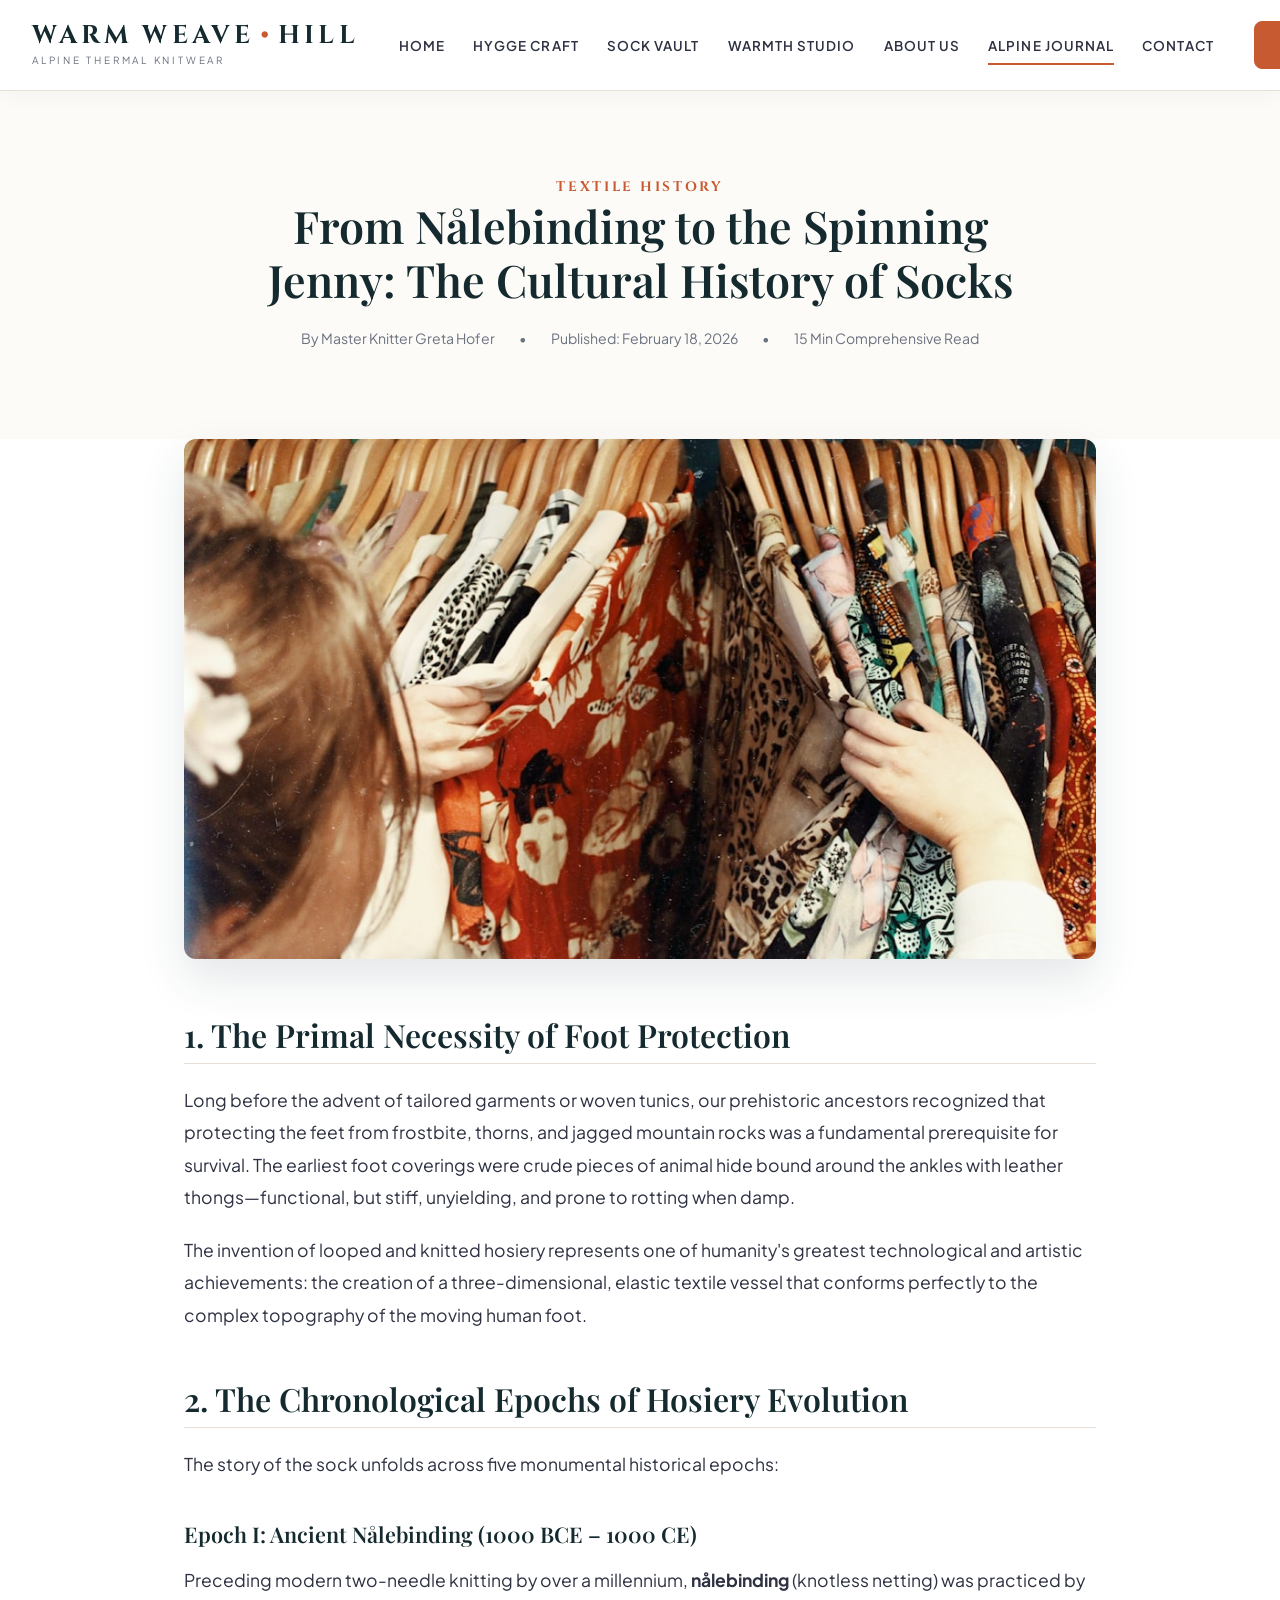
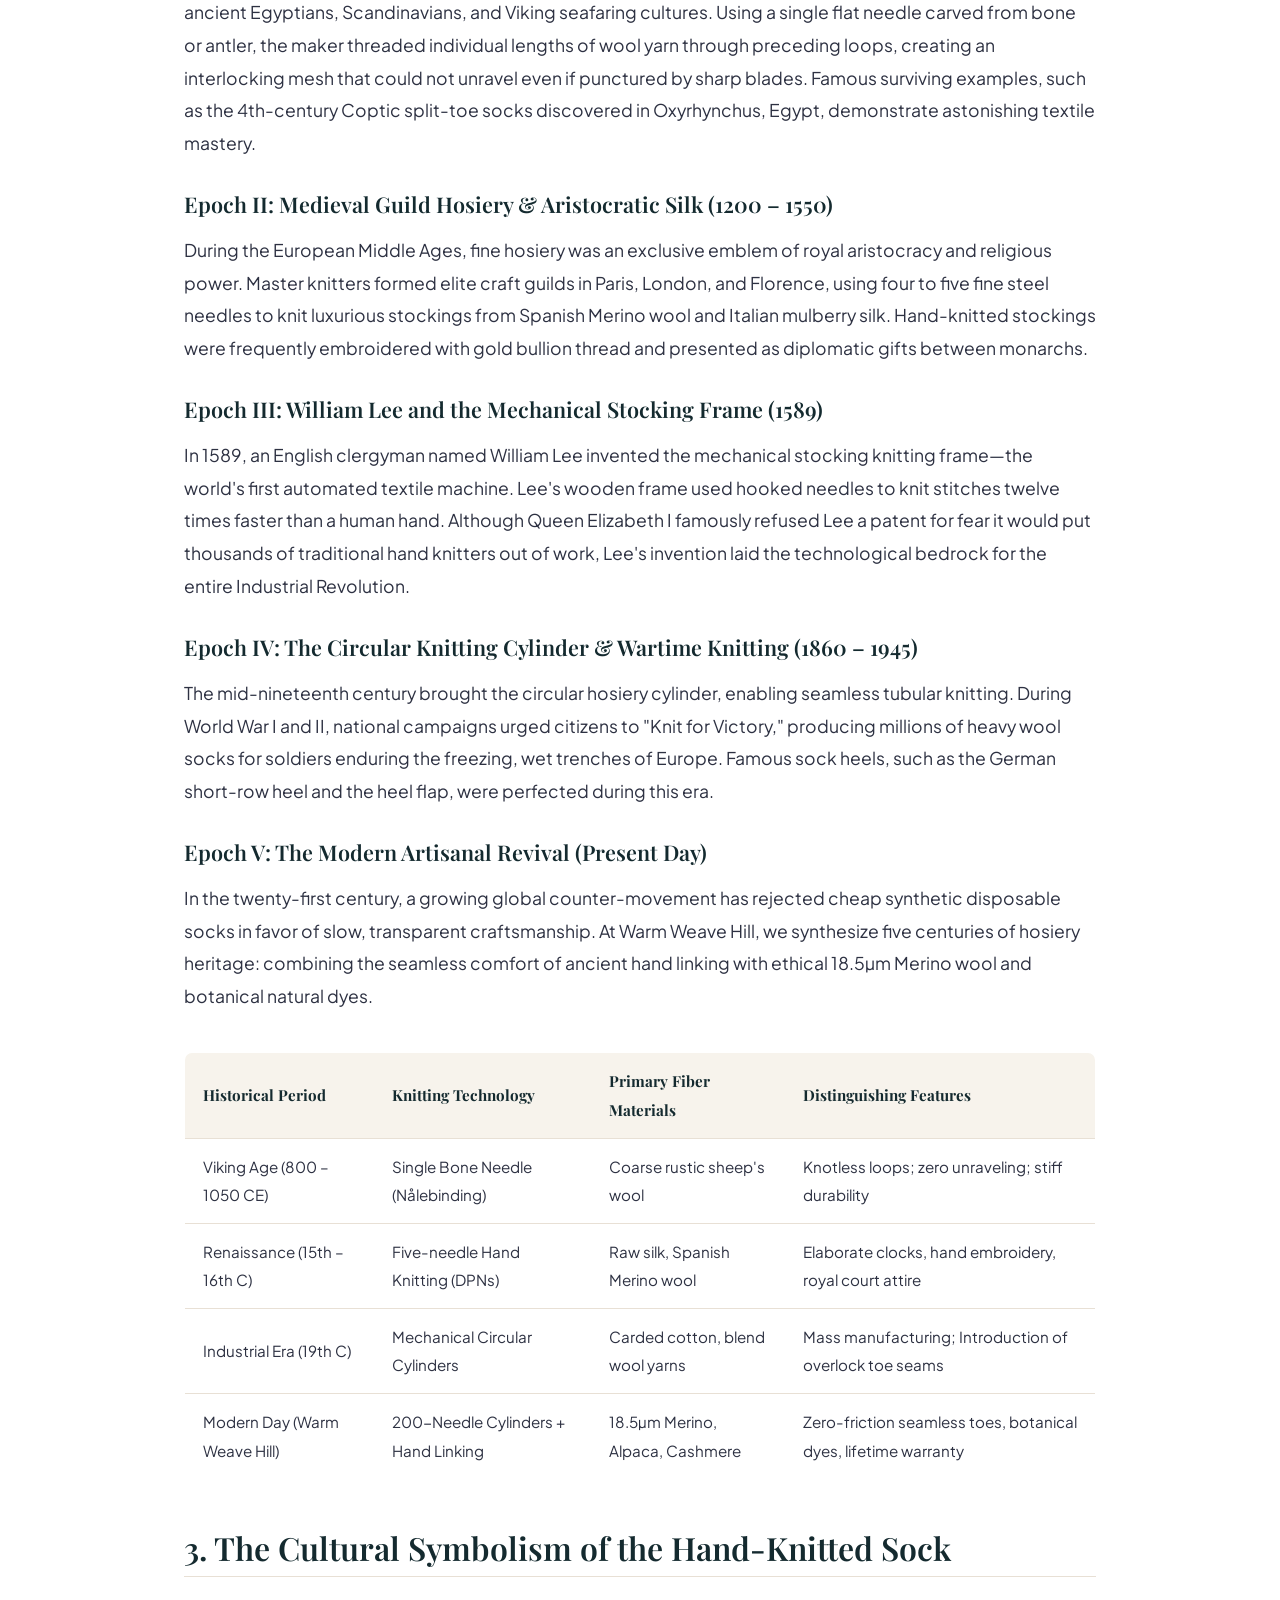
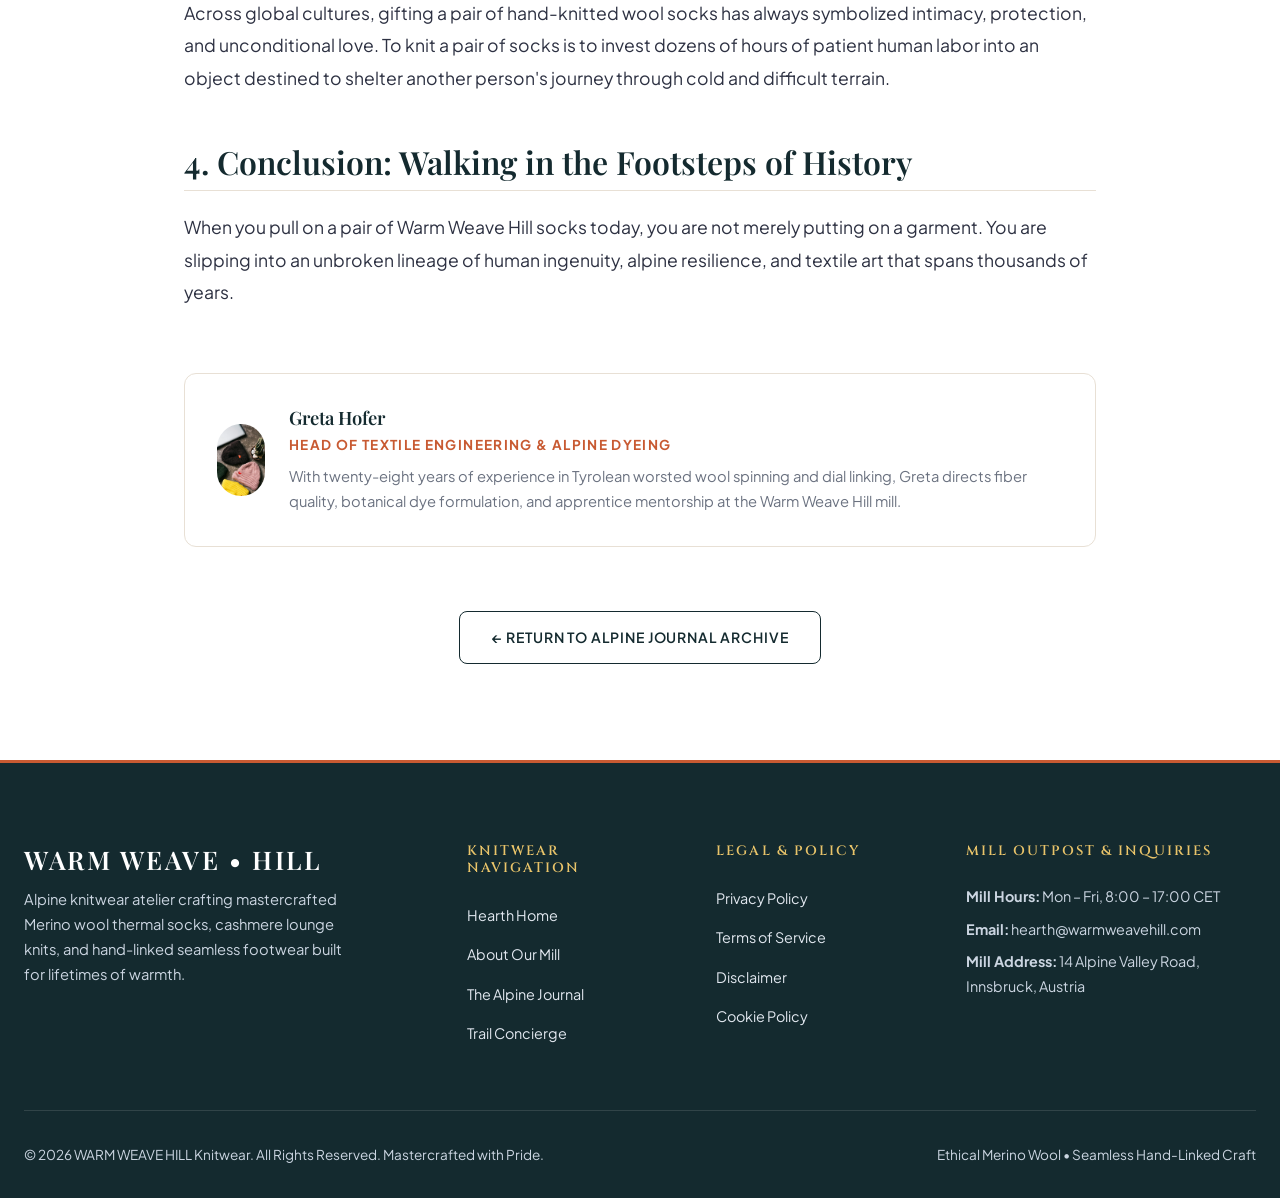
<file: blog/from-naalbinding-to-the-spinning-jenny-the-cultural-history-of-socks.html>
<!DOCTYPE html>
<html lang="en">
<head>
    <meta charset="UTF-8">
    <meta name="viewport" content="width=device-width, initial-scale=1.0">
    <title>From Nålebinding to the Spinning Jenny: The Cultural History of Socks | WARM WEAVE HILL Journal</title>
    <meta name="description" content="A chronological voyage tracing single-needle Viking nålebinding, medieval guild hosiery, Elizabethan silk stockings, and alpine circular knitting mills.">
    <link rel="preconnect" href="https://fonts.googleapis.com">
    <link rel="preconnect" href="https://fonts.gstatic.com" crossorigin>
    <link href="https://fonts.googleapis.com/css2?family=Cinzel:wght@600;700;800&family=Playfair+Display:ital,wght@0,400;0,600;0,700;1,400;1,600&family=Plus+Jakarta+Sans:wght@300;400;500;600;700&display=swap" rel="stylesheet">
    <link rel="stylesheet" href="../css/style.css">
    
    <!-- Google Analytics -->
    <script async src="https://www.googletagmanager.com/gtag/js?id=G-0LY0HY7L01"></script>
    <script>
      window.dataLayer = window.dataLayer || [];
      function gtag(){dataLayer.push(arguments);}
      gtag('js', new Date());
      gtag('config', 'G-0LY0HY7L01');
    </script>
</head>
<body>

    <!-- Header Navigation -->
    <header class="site-header">
        <div class="nav-inner">
            <a href="../index.html" class="brand-logo">
                <div class="brand-crest-mark">WARM WEAVE <span>&bull;</span> HILL</div>
                <div class="brand-subtext">ALPINE THERMAL KNITWEAR</div>
            </a>
            
            <nav class="nav-menu">
                <ul class="nav-links">
                    <li><a href="../index.html" class="nav-link">Home</a></li>
                    <li><a href="../index.html#philosophy" class="nav-link">Hygge Craft</a></li>
                    <li><a href="../index.html#collections" class="nav-link">Sock Vault</a></li>
                    <li><a href="../index.html#selector" class="nav-link">Warmth Studio</a></li>
                    <li><a href="../about.html" class="nav-link">About Us</a></li>
                    <li><a href="../blog.html" class="nav-link active">Alpine Journal</a></li>
                    <li><a href="../contact.html" class="nav-link">Contact</a></li>
                </ul>
            </nav>
            
            <div class="nav-actions">
                <a href="../contact.html" class="btn btn-primary">Trail Concierge</a>
            </div>
        </div>
    </header>

    <main id="main-content">
        <article class="article-header">
            <div class="container">
                <span class="article-category">Textile History</span>
                <h1 class="article-title">From Nålebinding to the Spinning Jenny: The Cultural History of Socks</h1>
                <div class="article-meta">
                    <span>By Master Knitter Greta Hofer</span>
                    <span>&bull;</span>
                    <span>Published: February 18, 2026</span>
                    <span>&bull;</span>
                    <span>15 Min Comprehensive Read</span>
                </div>
            </div>
        </article>

        <div class="section-padding bg-white" style="padding-top: 0;">
            <div class="container-narrow">

                <img src="../images/warm-folded-cable-knit-sock-stack.jpg" alt="Historical evolution of Scandinavian and Alpine sock knitting" class="article-hero-img">

                <div class="article-prose">
                    <h2>1. The Primal Necessity of Foot Protection</h2>
                    <p>
                        Long before the advent of tailored garments or woven tunics, our prehistoric ancestors recognized that protecting the feet from frostbite, thorns, and jagged mountain rocks was a fundamental prerequisite for survival. The earliest foot coverings were crude pieces of animal hide bound around the ankles with leather thongs—functional, but stiff, unyielding, and prone to rotting when damp.
                    </p>
                    <p>
                        The invention of looped and knitted hosiery represents one of humanity's greatest technological and artistic achievements: the creation of a three-dimensional, elastic textile vessel that conforms perfectly to the complex topography of the moving human foot.
                    </p>

                    <h2>2. The Chronological Epochs of Hosiery Evolution</h2>
                    <p>
                        The story of the sock unfolds across five monumental historical epochs:
                    </p>

                    <div style="margin: 2.5rem 0;">
                        <h3 style="font-size: 1.35rem; color: var(--color-pine-900);">Epoch I: Ancient Nålebinding (1000 BCE &ndash; 1000 CE)</h3>
                        <p>
                            Preceding modern two-needle knitting by over a millennium, <strong>nålebinding</strong> (knotless netting) was practiced by ancient Egyptians, Scandinavians, and Viking seafaring cultures. Using a single flat needle carved from bone or antler, the maker threaded individual lengths of wool yarn through preceding loops, creating an interlocking mesh that could not unravel even if punctured by sharp blades. Famous surviving examples, such as the 4th-century Coptic split-toe socks discovered in Oxyrhynchus, Egypt, demonstrate astonishing textile mastery.
                        </p>

                        <h3 style="font-size: 1.35rem; color: var(--color-pine-900); margin-top: 2rem;">Epoch II: Medieval Guild Hosiery &amp; Aristocratic Silk (1200 &ndash; 1550)</h3>
                        <p>
                            During the European Middle Ages, fine hosiery was an exclusive emblem of royal aristocracy and religious power. Master knitters formed elite craft guilds in Paris, London, and Florence, using four to five fine steel needles to knit luxurious stockings from Spanish Merino wool and Italian mulberry silk. Hand-knitted stockings were frequently embroidered with gold bullion thread and presented as diplomatic gifts between monarchs.
                        </p>

                        <h3 style="font-size: 1.35rem; color: var(--color-pine-900); margin-top: 2rem;">Epoch III: William Lee and the Mechanical Stocking Frame (1589)</h3>
                        <p>
                            In 1589, an English clergyman named William Lee invented the mechanical stocking knitting frame—the world's first automated textile machine. Lee's wooden frame used hooked needles to knit stitches twelve times faster than a human hand. Although Queen Elizabeth I famously refused Lee a patent for fear it would put thousands of traditional hand knitters out of work, Lee's invention laid the technological bedrock for the entire Industrial Revolution.
                        </p>

                        <h3 style="font-size: 1.35rem; color: var(--color-pine-900); margin-top: 2rem;">Epoch IV: The Circular Knitting Cylinder &amp; Wartime Knitting (1860 &ndash; 1945)</h3>
                        <p>
                            The mid-nineteenth century brought the circular hosiery cylinder, enabling seamless tubular knitting. During World War I and II, national campaigns urged citizens to "Knit for Victory," producing millions of heavy wool socks for soldiers enduring the freezing, wet trenches of Europe. Famous sock heels, such as the German short-row heel and the heel flap, were perfected during this era.
                        </p>

                        <h3 style="font-size: 1.35rem; color: var(--color-pine-900); margin-top: 2rem;">Epoch V: The Modern Artisanal Revival (Present Day)</h3>
                        <p>
                            In the twenty-first century, a growing global counter-movement has rejected cheap synthetic disposable socks in favor of slow, transparent craftsmanship. At Warm Weave Hill, we synthesize five centuries of hosiery heritage: combining the seamless comfort of ancient hand linking with ethical 18.5µm Merino wool and botanical natural dyes.
                        </p>
                    </div>

                    <table class="program-table">
                        <thead>
                            <tr>
                                <th>Historical Period</th>
                                <th>Knitting Technology</th>
                                <th>Primary Fiber Materials</th>
                                <th>Distinguishing Features</th>
                            </tr>
                        </thead>
                        <tbody>
                            <tr>
                                <td>Viking Age (800 &ndash; 1050 CE)</td>
                                <td>Single Bone Needle (Nålebinding)</td>
                                <td>Coarse rustic sheep's wool</td>
                                <td>Knotless loops; zero unraveling; stiff durability</td>
                            </tr>
                            <tr>
                                <td>Renaissance (15th &ndash; 16th C)</td>
                                <td>Five-needle Hand Knitting (DPNs)</td>
                                <td>Raw silk, Spanish Merino wool</td>
                                <td>Elaborate clocks, hand embroidery, royal court attire</td>
                            </tr>
                            <tr>
                                <td>Industrial Era (19th C)</td>
                                <td>Mechanical Circular Cylinders</td>
                                <td>Carded cotton, blend wool yarns</td>
                                <td>Mass manufacturing; Introduction of overlock toe seams</td>
                            </tr>
                            <tr>
                                <td>Modern Day (Warm Weave Hill)</td>
                                <td>200-Needle Cylinders + Hand Linking</td>
                                <td>18.5µm Merino, Alpaca, Cashmere</td>
                                <td>Zero-friction seamless toes, botanical dyes, lifetime warranty</td>
                            </tr>
                        </tbody>
                    </table>

                    <h2>3. The Cultural Symbolism of the Hand-Knitted Sock</h2>
                    <p>
                        Across global cultures, gifting a pair of hand-knitted wool socks has always symbolized intimacy, protection, and unconditional love. To knit a pair of socks is to invest dozens of hours of patient human labor into an object destined to shelter another person's journey through cold and difficult terrain.
                    </p>

                    <h2>4. Conclusion: Walking in the Footsteps of History</h2>
                    <p>
                        When you pull on a pair of Warm Weave Hill socks today, you are not merely putting on a garment. You are slipping into an unbroken lineage of human ingenuity, alpine resilience, and textile art that spans thousands of years.
                    </p>
                </div>

                <div class="blog-author-box">
                    <img src="../images/warm-artisan-wooden-sock-blockers.jpg" alt="Master Knitter Greta Hofer" class="author-avatar">
                    <div>
                        <h4 style="font-size: 1.15rem; margin-bottom: 0.25rem;">Greta Hofer</h4>
                        <p style="font-size: 0.85rem; color: var(--color-terracotta); text-transform: uppercase; letter-spacing: 0.1em; margin-bottom: 0.5rem; font-weight: 700;">Head of Textile Engineering &amp; Alpine Dyeing</p>
                        <p style="font-size: 0.92rem; color: var(--color-heather-gray); margin: 0;">
                            With twenty-eight years of experience in Tyrolean worsted wool spinning and dial linking, Greta directs fiber quality, botanical dye formulation, and apprentice mentorship at the Warm Weave Hill mill.
                        </p>
                    </div>
                </div>

                <div class="text-center" style="margin-top: 4rem;">
                    <a href="../blog.html" class="btn btn-outline">&larr; Return to Alpine Journal Archive</a>
                </div>
            </div>
        </div>
    </main>

    <!-- Site Footer -->
    <footer class="site-footer">
        <div class="container">
            <div class="footer-grid">
                <div class="footer-brand">
                    <h4>WARM WEAVE <span>&bull;</span> HILL</h4>
                    <p class="footer-desc">
                        Alpine knitwear atelier crafting mastercrafted Merino wool thermal socks, cashmere lounge knits, and hand-linked seamless footwear built for lifetimes of warmth.
                    </p>
                </div>

                <div class="footer-col">
                    <h5>Knitwear Navigation</h5>
                    <ul class="footer-links">
                        <li><a href="../index.html">Hearth Home</a></li>
                        <li><a href="../about.html">About Our Mill</a></li>
                        <li><a href="../blog.html">The Alpine Journal</a></li>
                        <li><a href="../contact.html">Trail Concierge</a></li>
                    </ul>
                </div>

                <div class="footer-col">
                    <h5>Legal &amp; Policy</h5>
                    <ul class="footer-links">
                        <li><a href="../privacy.html">Privacy Policy</a></li>
                        <li><a href="../terms.html">Terms of Service</a></li>
                        <li><a href="../disclaimer.html">Disclaimer</a></li>
                        <li><a href="../cookies.html">Cookie Policy</a></li>
                    </ul>
                </div>

                <div class="footer-col">
                    <h5>Mill Outpost &amp; Inquiries</h5>
                    <p style="font-size: 0.9rem; color: #cbd5e1; margin-bottom: 0.5rem;"><strong>Mill Hours:</strong> Mon &ndash; Fri, 8:00 &ndash; 17:00 CET</p>
                    <p style="font-size: 0.9rem; color: #cbd5e1; margin-bottom: 0.5rem;"><strong>Email:</strong> hearth@warmweavehill.com</p>
                    <p style="font-size: 0.9rem; color: #cbd5e1;"><strong>Mill Address:</strong> 14 Alpine Valley Road, Innsbruck, Austria</p>
                </div>
            </div>

            <div class="footer-bottom">
                <div>&copy; 2026 WARM WEAVE HILL Knitwear. All Rights Reserved. Mastercrafted with Pride.</div>
                <div>Ethical Merino Wool &bull; Seamless Hand-Linked Craft</div>
            </div>
        </div>
    </footer>

    <script src="../js/main.js"></script>
</body>
</html>
</file>
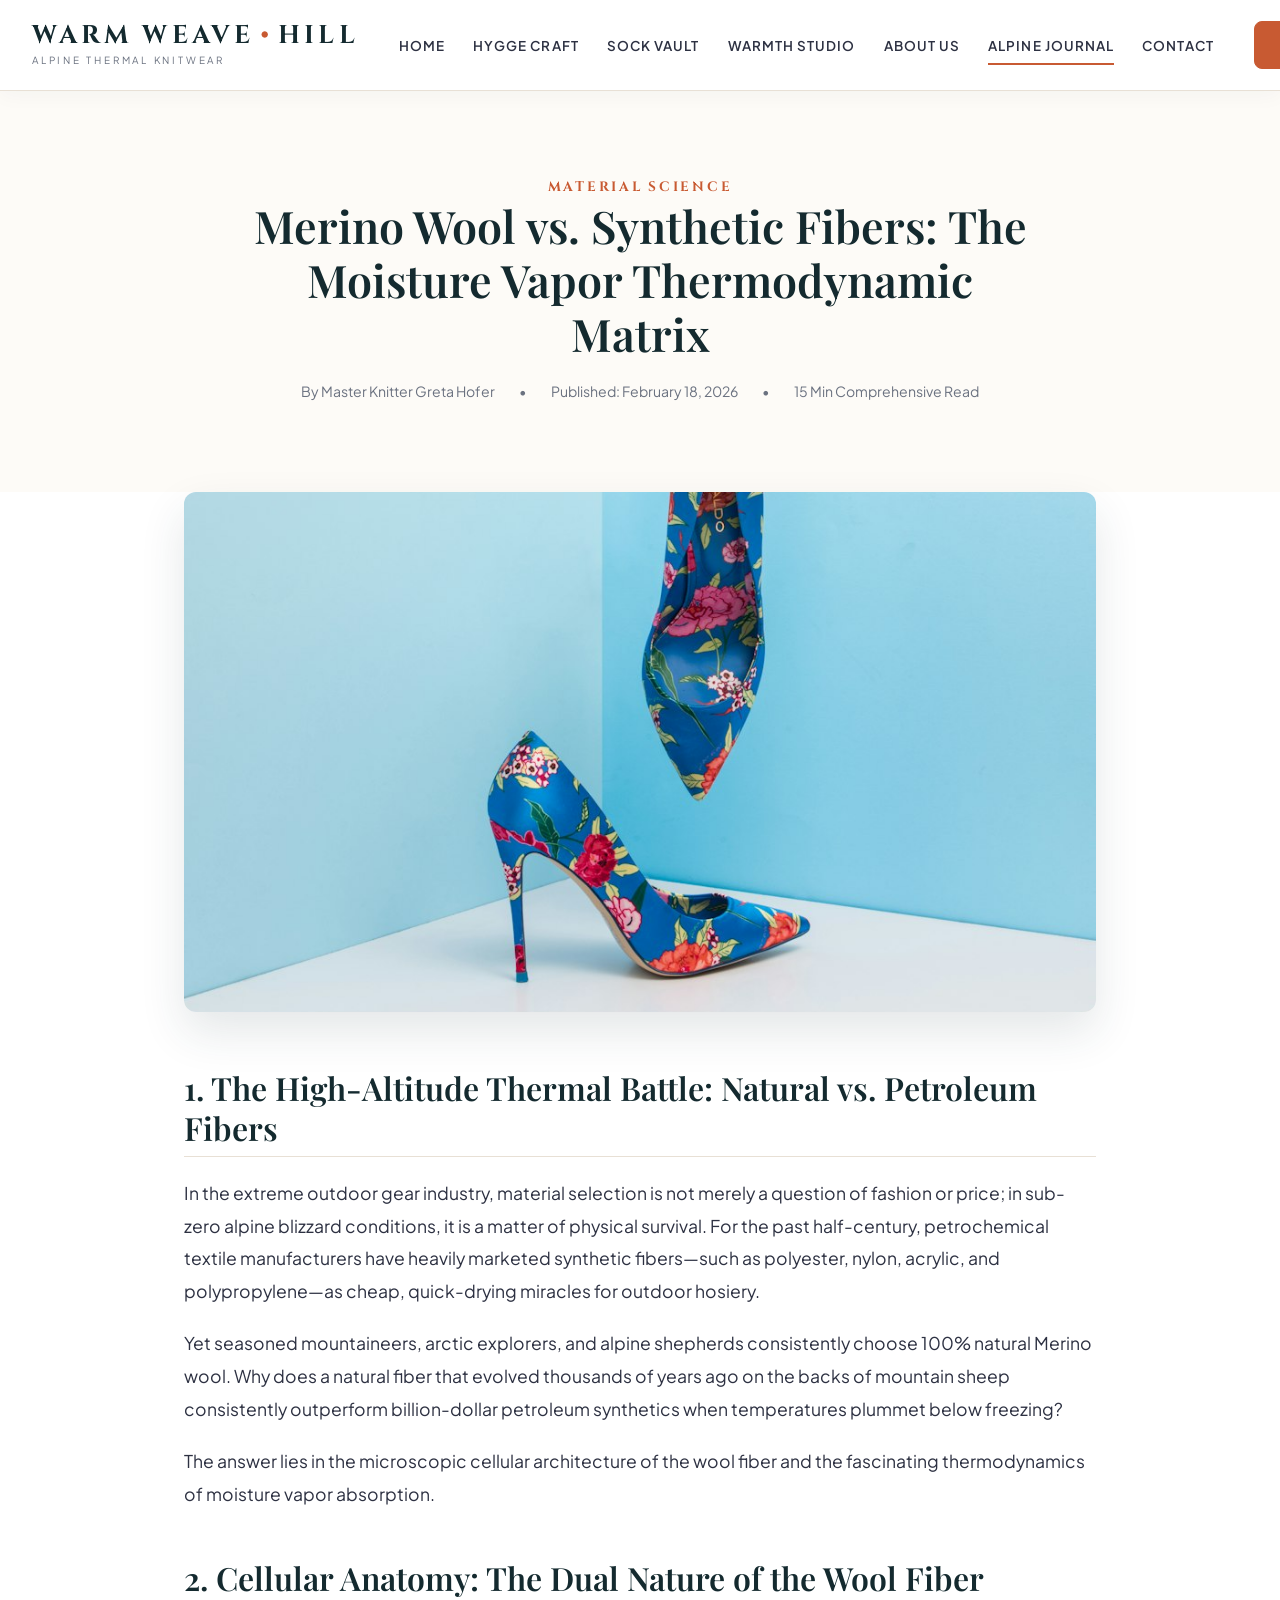
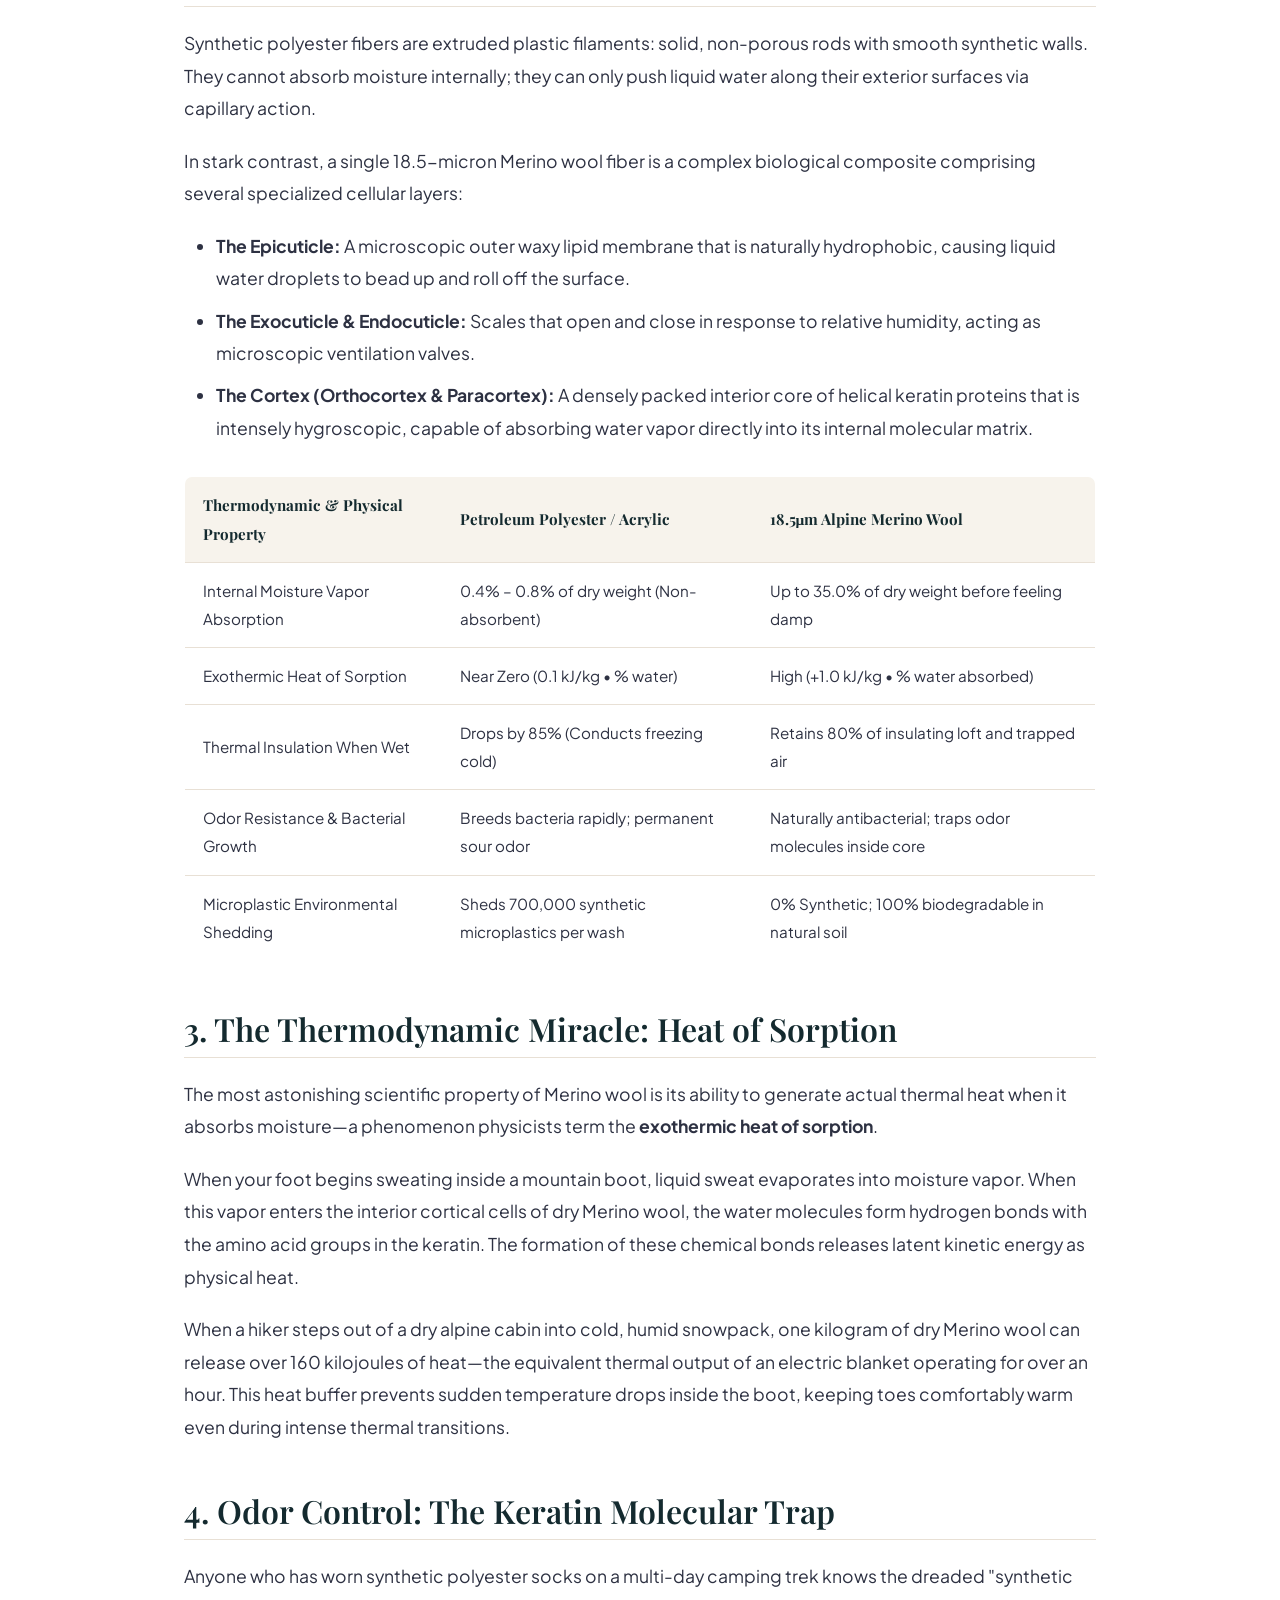
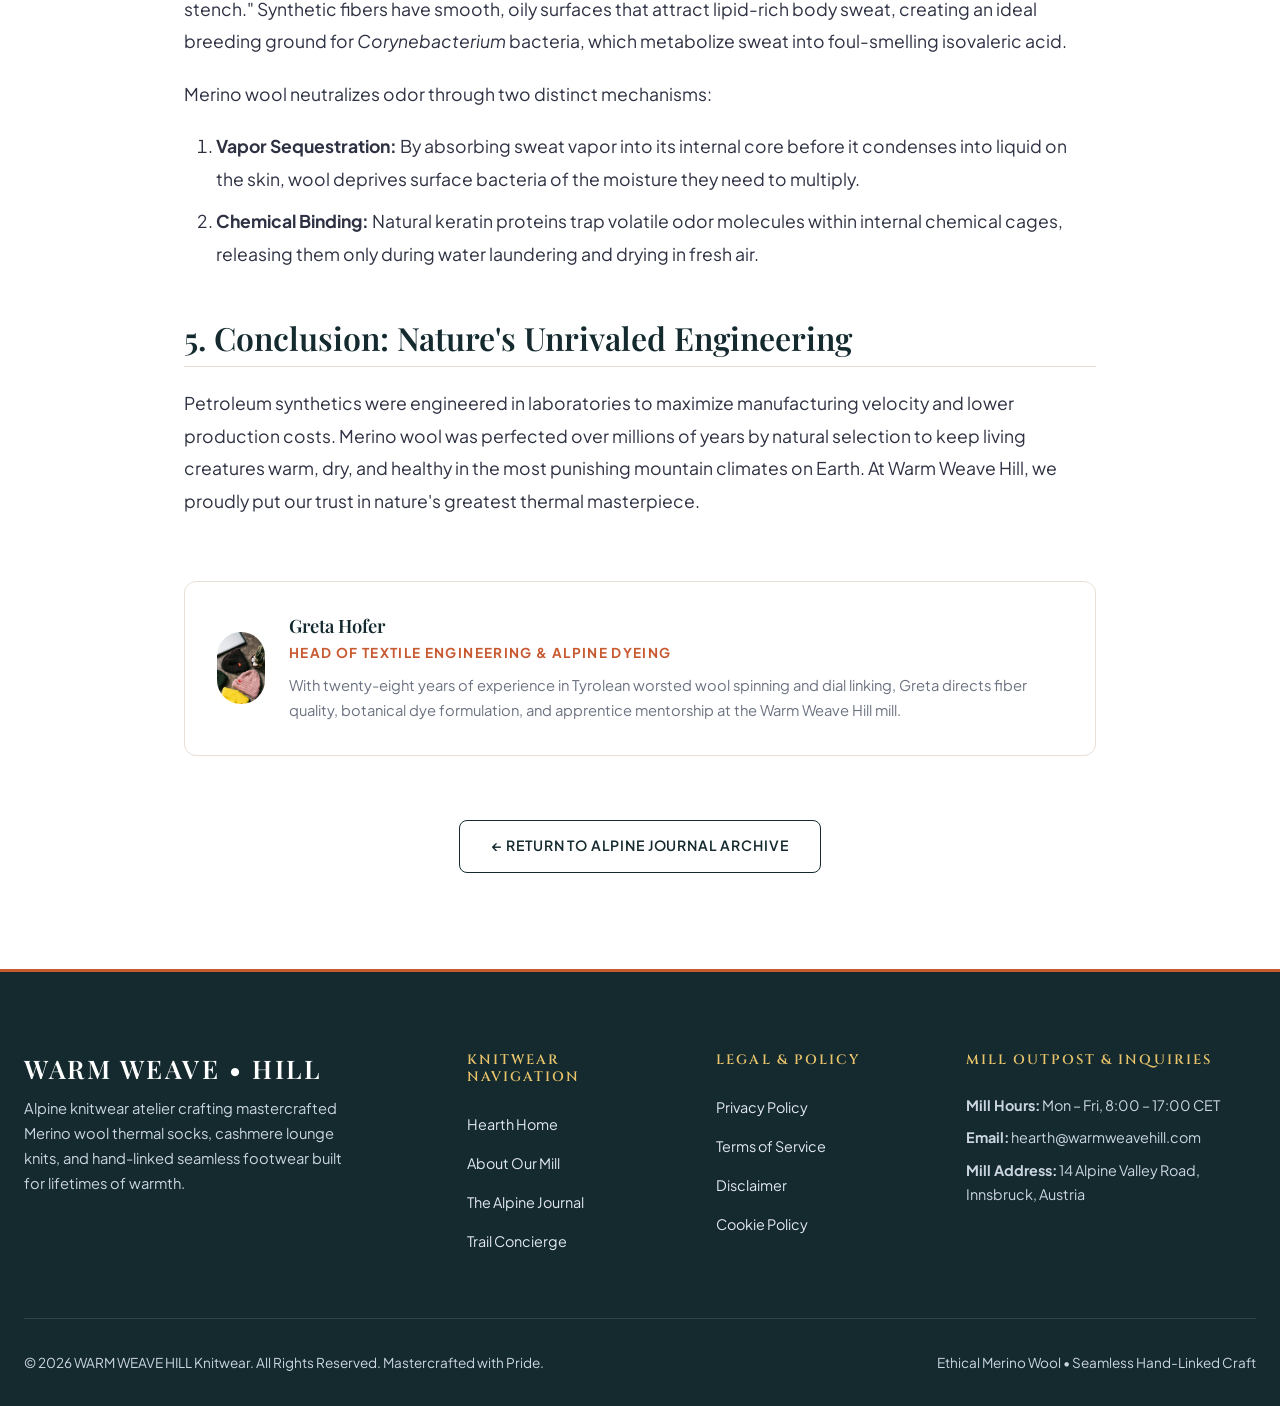
<file: blog/merino-wool-vs-synthetic-fibers-the-moisture-vapor-thermodynamic-matrix.html>
<!DOCTYPE html>
<html lang="en">
<head>
    <meta charset="UTF-8">
    <meta name="viewport" content="width=device-width, initial-scale=1.0">
    <title>Merino Wool vs. Synthetic Fibers: The Moisture Vapor Thermodynamic Matrix | WARM WEAVE HILL Journal</title>
    <meta name="description" content="A comparative scientific analysis of wool's exothermic heat of sorption, vapor absorption capacities, and why polyester fails in sub-zero alpine conditions.">
    <link rel="preconnect" href="https://fonts.googleapis.com">
    <link rel="preconnect" href="https://fonts.gstatic.com" crossorigin>
    <link href="https://fonts.googleapis.com/css2?family=Cinzel:wght@600;700;800&family=Playfair+Display:ital,wght@0,400;0,600;0,700;1,400;1,600&family=Plus+Jakarta+Sans:wght@300;400;500;600;700&display=swap" rel="stylesheet">
    <link rel="stylesheet" href="../css/style.css">
    
    <!-- Google Analytics -->
    <script async src="https://www.googletagmanager.com/gtag/js?id=G-0LY0HY7L01"></script>
    <script>
      window.dataLayer = window.dataLayer || [];
      function gtag(){dataLayer.push(arguments);}
      gtag('js', new Date());
      gtag('config', 'G-0LY0HY7L01');
    </script>
</head>
<body>

    <!-- Header Navigation -->
    <header class="site-header">
        <div class="nav-inner">
            <a href="../index.html" class="brand-logo">
                <div class="brand-crest-mark">WARM WEAVE <span>&bull;</span> HILL</div>
                <div class="brand-subtext">ALPINE THERMAL KNITWEAR</div>
            </a>
            
            <nav class="nav-menu">
                <ul class="nav-links">
                    <li><a href="../index.html" class="nav-link">Home</a></li>
                    <li><a href="../index.html#philosophy" class="nav-link">Hygge Craft</a></li>
                    <li><a href="../index.html#collections" class="nav-link">Sock Vault</a></li>
                    <li><a href="../index.html#selector" class="nav-link">Warmth Studio</a></li>
                    <li><a href="../about.html" class="nav-link">About Us</a></li>
                    <li><a href="../blog.html" class="nav-link active">Alpine Journal</a></li>
                    <li><a href="../contact.html" class="nav-link">Contact</a></li>
                </ul>
            </nav>
            
            <div class="nav-actions">
                <a href="../contact.html" class="btn btn-primary">Trail Concierge</a>
            </div>
        </div>
    </header>

    <main id="main-content">
        <article class="article-header">
            <div class="container">
                <span class="article-category">Material Science</span>
                <h1 class="article-title">Merino Wool vs. Synthetic Fibers: The Moisture Vapor Thermodynamic Matrix</h1>
                <div class="article-meta">
                    <span>By Master Knitter Greta Hofer</span>
                    <span>&bull;</span>
                    <span>Published: February 18, 2026</span>
                    <span>&bull;</span>
                    <span>15 Min Comprehensive Read</span>
                </div>
            </div>
        </article>

        <div class="section-padding bg-white" style="padding-top: 0;">
            <div class="container-narrow">

                <img src="../images/warm-hiking-merino-boots-trail.jpg" alt="Merino wool hiking socks on rugged mountain trail" class="article-hero-img">

                <div class="article-prose">
                    <h2>1. The High-Altitude Thermal Battle: Natural vs. Petroleum Fibers</h2>
                    <p>
                        In the extreme outdoor gear industry, material selection is not merely a question of fashion or price; in sub-zero alpine blizzard conditions, it is a matter of physical survival. For the past half-century, petrochemical textile manufacturers have heavily marketed synthetic fibers—such as polyester, nylon, acrylic, and polypropylene—as cheap, quick-drying miracles for outdoor hosiery.
                    </p>
                    <p>
                        Yet seasoned mountaineers, arctic explorers, and alpine shepherds consistently choose 100% natural Merino wool. Why does a natural fiber that evolved thousands of years ago on the backs of mountain sheep consistently outperform billion-dollar petroleum synthetics when temperatures plummet below freezing?
                    </p>
                    <p>
                        The answer lies in the microscopic cellular architecture of the wool fiber and the fascinating thermodynamics of moisture vapor absorption.
                    </p>

                    <h2>2. Cellular Anatomy: The Dual Nature of the Wool Fiber</h2>
                    <p>
                        Synthetic polyester fibers are extruded plastic filaments: solid, non-porous rods with smooth synthetic walls. They cannot absorb moisture internally; they can only push liquid water along their exterior surfaces via capillary action.
                    </p>
                    <p>
                        In stark contrast, a single 18.5-micron Merino wool fiber is a complex biological composite comprising several specialized cellular layers:
                    </p>
                    <ul>
                        <li><strong>The Epicuticle:</strong> A microscopic outer waxy lipid membrane that is naturally hydrophobic, causing liquid water droplets to bead up and roll off the surface.</li>
                        <li><strong>The Exocuticle &amp; Endocuticle:</strong> Scales that open and close in response to relative humidity, acting as microscopic ventilation valves.</li>
                        <li><strong>The Cortex (Orthocortex &amp; Paracortex):</strong> A densely packed interior core of helical keratin proteins that is intensely hygroscopic, capable of absorbing water vapor directly into its internal molecular matrix.</li>
                    </ul>

                    <table class="program-table">
                        <thead>
                            <tr>
                                <th>Thermodynamic &amp; Physical Property</th>
                                <th>Petroleum Polyester / Acrylic</th>
                                <th>18.5µm Alpine Merino Wool</th>
                            </tr>
                        </thead>
                        <tbody>
                            <tr>
                                <td>Internal Moisture Vapor Absorption</td>
                                <td>0.4% &ndash; 0.8% of dry weight (Non-absorbent)</td>
                                <td>Up to 35.0% of dry weight before feeling damp</td>
                            </tr>
                            <tr>
                                <td>Exothermic Heat of Sorption</td>
                                <td>Near Zero (0.1 kJ/kg &bull; % water)</td>
                                <td>High (+1.0 kJ/kg &bull; % water absorbed)</td>
                            </tr>
                            <tr>
                                <td>Thermal Insulation When Wet</td>
                                <td>Drops by 85% (Conducts freezing cold)</td>
                                <td>Retains 80% of insulating loft and trapped air</td>
                            </tr>
                            <tr>
                                <td>Odor Resistance &amp; Bacterial Growth</td>
                                <td>Breeds bacteria rapidly; permanent sour odor</td>
                                <td>Naturally antibacterial; traps odor molecules inside core</td>
                            </tr>
                            <tr>
                                <td>Microplastic Environmental Shedding</td>
                                <td>Sheds 700,000 synthetic microplastics per wash</td>
                                <td>0% Synthetic; 100% biodegradable in natural soil</td>
                            </tr>
                        </tbody>
                    </table>

                    <h2>3. The Thermodynamic Miracle: Heat of Sorption</h2>
                    <p>
                        The most astonishing scientific property of Merino wool is its ability to generate actual thermal heat when it absorbs moisture—a phenomenon physicists term the <strong>exothermic heat of sorption</strong>.
                    </p>
                    <p>
                        When your foot begins sweating inside a mountain boot, liquid sweat evaporates into moisture vapor. When this vapor enters the interior cortical cells of dry Merino wool, the water molecules form hydrogen bonds with the amino acid groups in the keratin. The formation of these chemical bonds releases latent kinetic energy as physical heat.
                    </p>
                    <p>
                        When a hiker steps out of a dry alpine cabin into cold, humid snowpack, one kilogram of dry Merino wool can release over 160 kilojoules of heat—the equivalent thermal output of an electric blanket operating for over an hour. This heat buffer prevents sudden temperature drops inside the boot, keeping toes comfortably warm even during intense thermal transitions.
                    </p>

                    <h2>4. Odor Control: The Keratin Molecular Trap</h2>
                    <p>
                        Anyone who has worn synthetic polyester socks on a multi-day camping trek knows the dreaded "synthetic stench." Synthetic fibers have smooth, oily surfaces that attract lipid-rich body sweat, creating an ideal breeding ground for <em>Corynebacterium</em> bacteria, which metabolize sweat into foul-smelling isovaleric acid.
                    </p>
                    <p>
                        Merino wool neutralizes odor through two distinct mechanisms:
                    </p>
                    <ol>
                        <li><strong>Vapor Sequestration:</strong> By absorbing sweat vapor into its internal core before it condenses into liquid on the skin, wool deprives surface bacteria of the moisture they need to multiply.</li>
                        <li><strong>Chemical Binding:</strong> Natural keratin proteins trap volatile odor molecules within internal chemical cages, releasing them only during water laundering and drying in fresh air.</li>
                    </ol>

                    <h2>5. Conclusion: Nature's Unrivaled Engineering</h2>
                    <p>
                        Petroleum synthetics were engineered in laboratories to maximize manufacturing velocity and lower production costs. Merino wool was perfected over millions of years by natural selection to keep living creatures warm, dry, and healthy in the most punishing mountain climates on Earth. At Warm Weave Hill, we proudly put our trust in nature's greatest thermal masterpiece.
                    </p>
                </div>

                <div class="blog-author-box">
                    <img src="../images/warm-artisan-wooden-sock-blockers.jpg" alt="Master Knitter Greta Hofer" class="author-avatar">
                    <div>
                        <h4 style="font-size: 1.15rem; margin-bottom: 0.25rem;">Greta Hofer</h4>
                        <p style="font-size: 0.85rem; color: var(--color-terracotta); text-transform: uppercase; letter-spacing: 0.1em; margin-bottom: 0.5rem; font-weight: 700;">Head of Textile Engineering &amp; Alpine Dyeing</p>
                        <p style="font-size: 0.92rem; color: var(--color-heather-gray); margin: 0;">
                            With twenty-eight years of experience in Tyrolean worsted wool spinning and dial linking, Greta directs fiber quality, botanical dye formulation, and apprentice mentorship at the Warm Weave Hill mill.
                        </p>
                    </div>
                </div>

                <div class="text-center" style="margin-top: 4rem;">
                    <a href="../blog.html" class="btn btn-outline">&larr; Return to Alpine Journal Archive</a>
                </div>
            </div>
        </div>
    </main>

    <!-- Site Footer -->
    <footer class="site-footer">
        <div class="container">
            <div class="footer-grid">
                <div class="footer-brand">
                    <h4>WARM WEAVE <span>&bull;</span> HILL</h4>
                    <p class="footer-desc">
                        Alpine knitwear atelier crafting mastercrafted Merino wool thermal socks, cashmere lounge knits, and hand-linked seamless footwear built for lifetimes of warmth.
                    </p>
                </div>

                <div class="footer-col">
                    <h5>Knitwear Navigation</h5>
                    <ul class="footer-links">
                        <li><a href="../index.html">Hearth Home</a></li>
                        <li><a href="../about.html">About Our Mill</a></li>
                        <li><a href="../blog.html">The Alpine Journal</a></li>
                        <li><a href="../contact.html">Trail Concierge</a></li>
                    </ul>
                </div>

                <div class="footer-col">
                    <h5>Legal &amp; Policy</h5>
                    <ul class="footer-links">
                        <li><a href="../privacy.html">Privacy Policy</a></li>
                        <li><a href="../terms.html">Terms of Service</a></li>
                        <li><a href="../disclaimer.html">Disclaimer</a></li>
                        <li><a href="../cookies.html">Cookie Policy</a></li>
                    </ul>
                </div>

                <div class="footer-col">
                    <h5>Mill Outpost &amp; Inquiries</h5>
                    <p style="font-size: 0.9rem; color: #cbd5e1; margin-bottom: 0.5rem;"><strong>Mill Hours:</strong> Mon &ndash; Fri, 8:00 &ndash; 17:00 CET</p>
                    <p style="font-size: 0.9rem; color: #cbd5e1; margin-bottom: 0.5rem;"><strong>Email:</strong> hearth@warmweavehill.com</p>
                    <p style="font-size: 0.9rem; color: #cbd5e1;"><strong>Mill Address:</strong> 14 Alpine Valley Road, Innsbruck, Austria</p>
                </div>
            </div>

            <div class="footer-bottom">
                <div>&copy; 2026 WARM WEAVE HILL Knitwear. All Rights Reserved. Mastercrafted with Pride.</div>
                <div>Ethical Merino Wool &bull; Seamless Hand-Linked Craft</div>
            </div>
        </div>
    </footer>

    <script src="../js/main.js"></script>
</body>
</html>
</file>
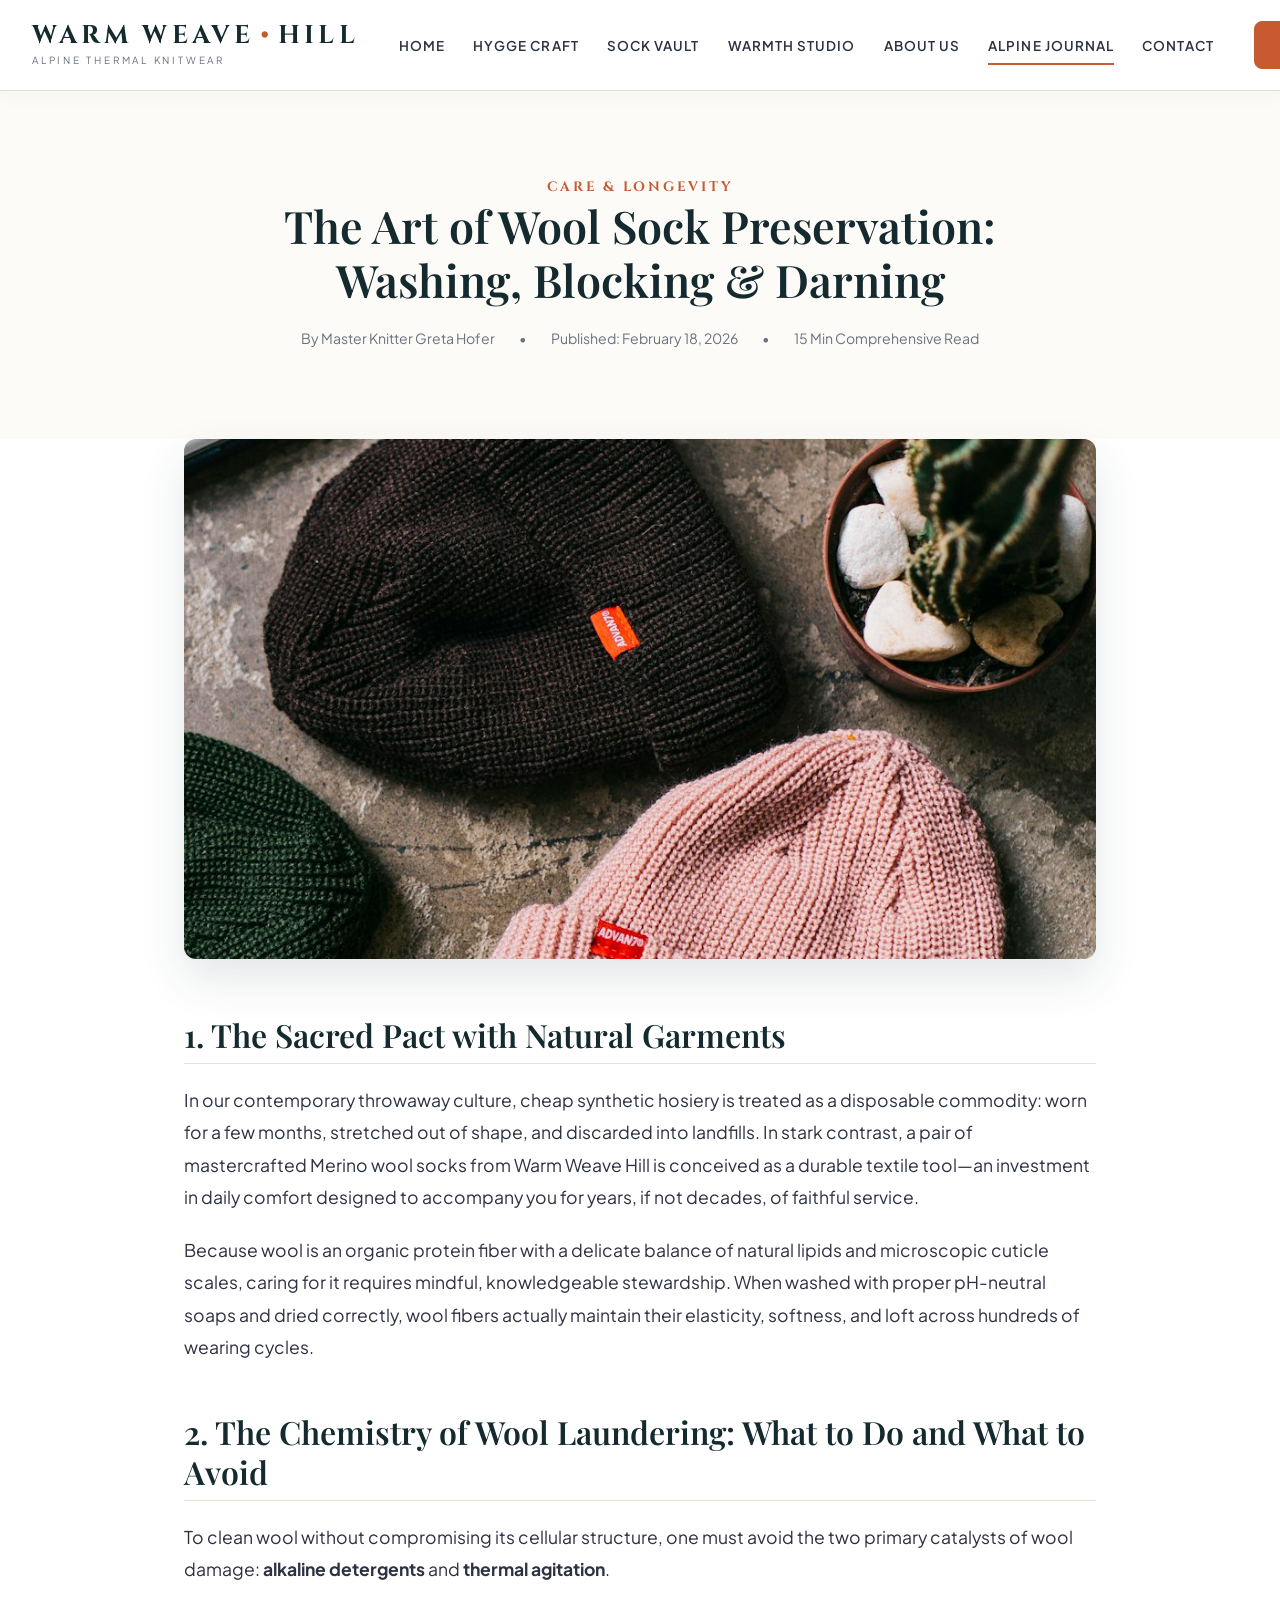
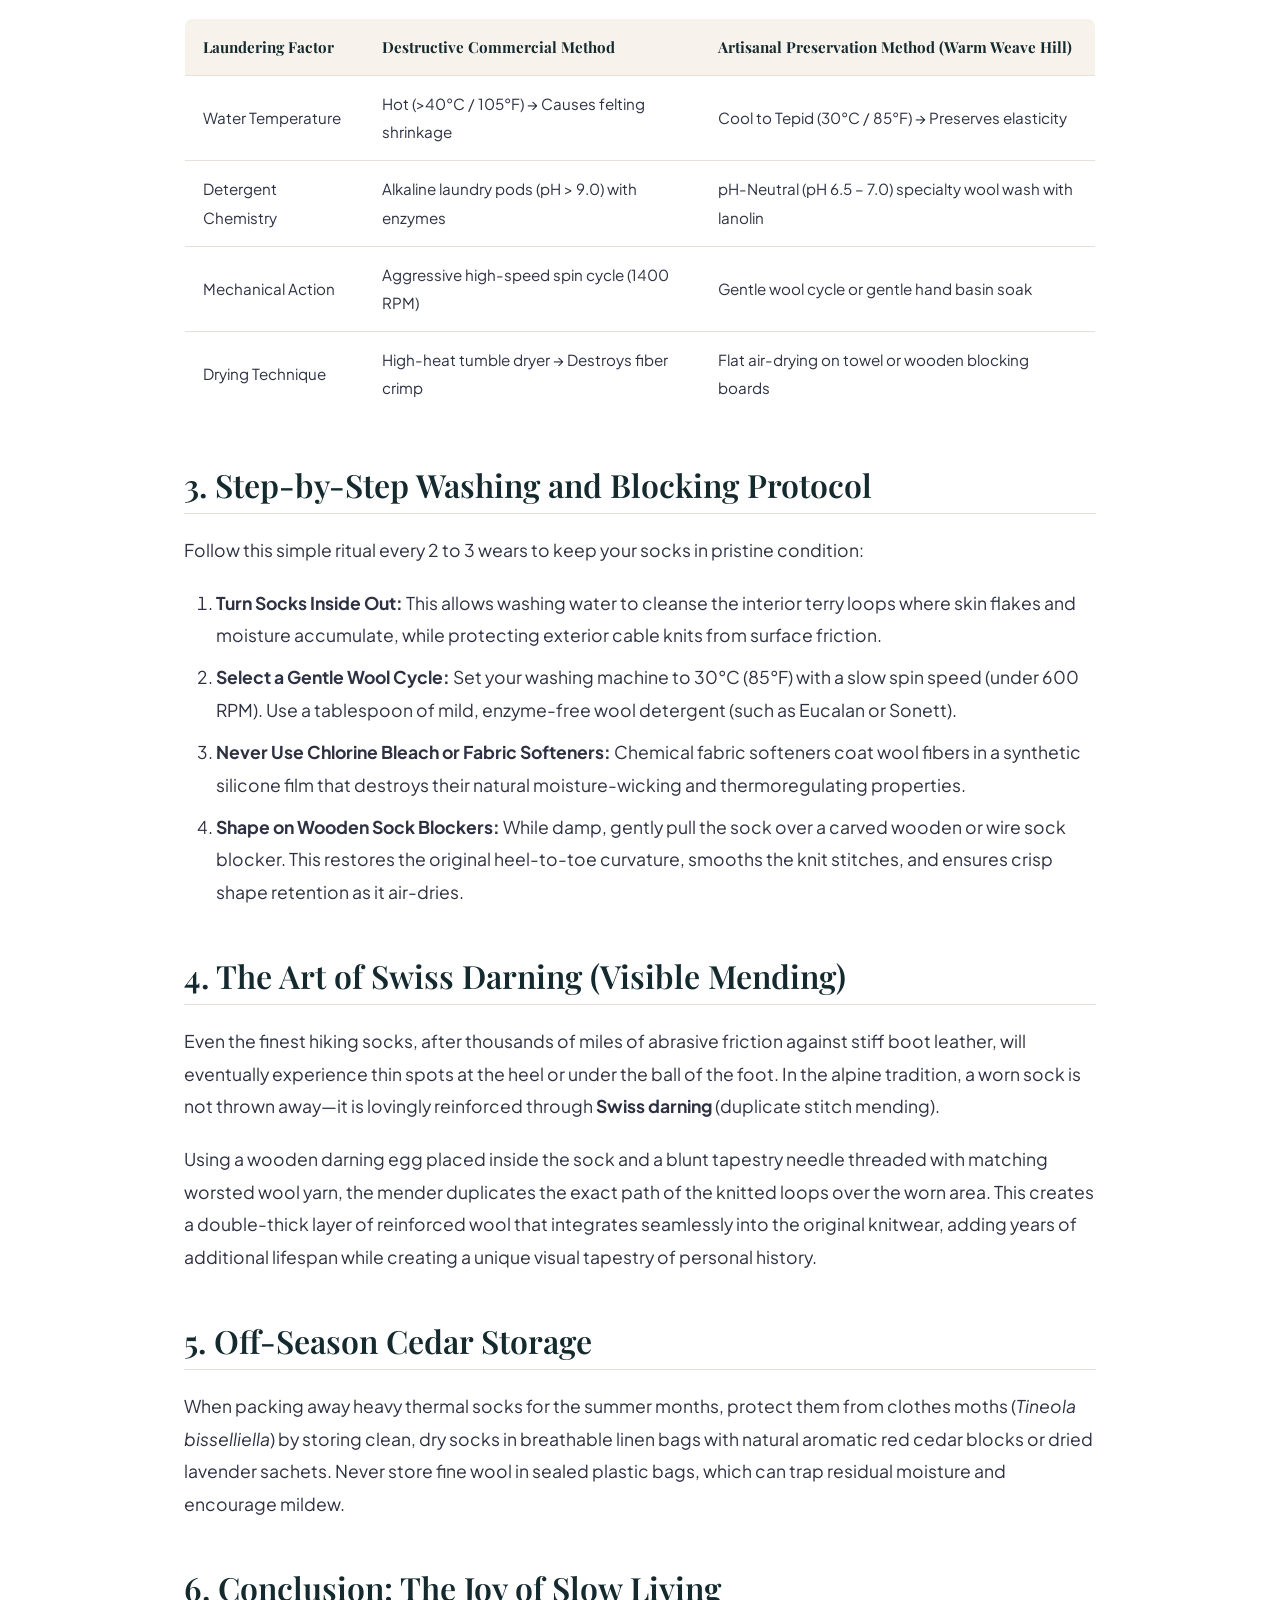
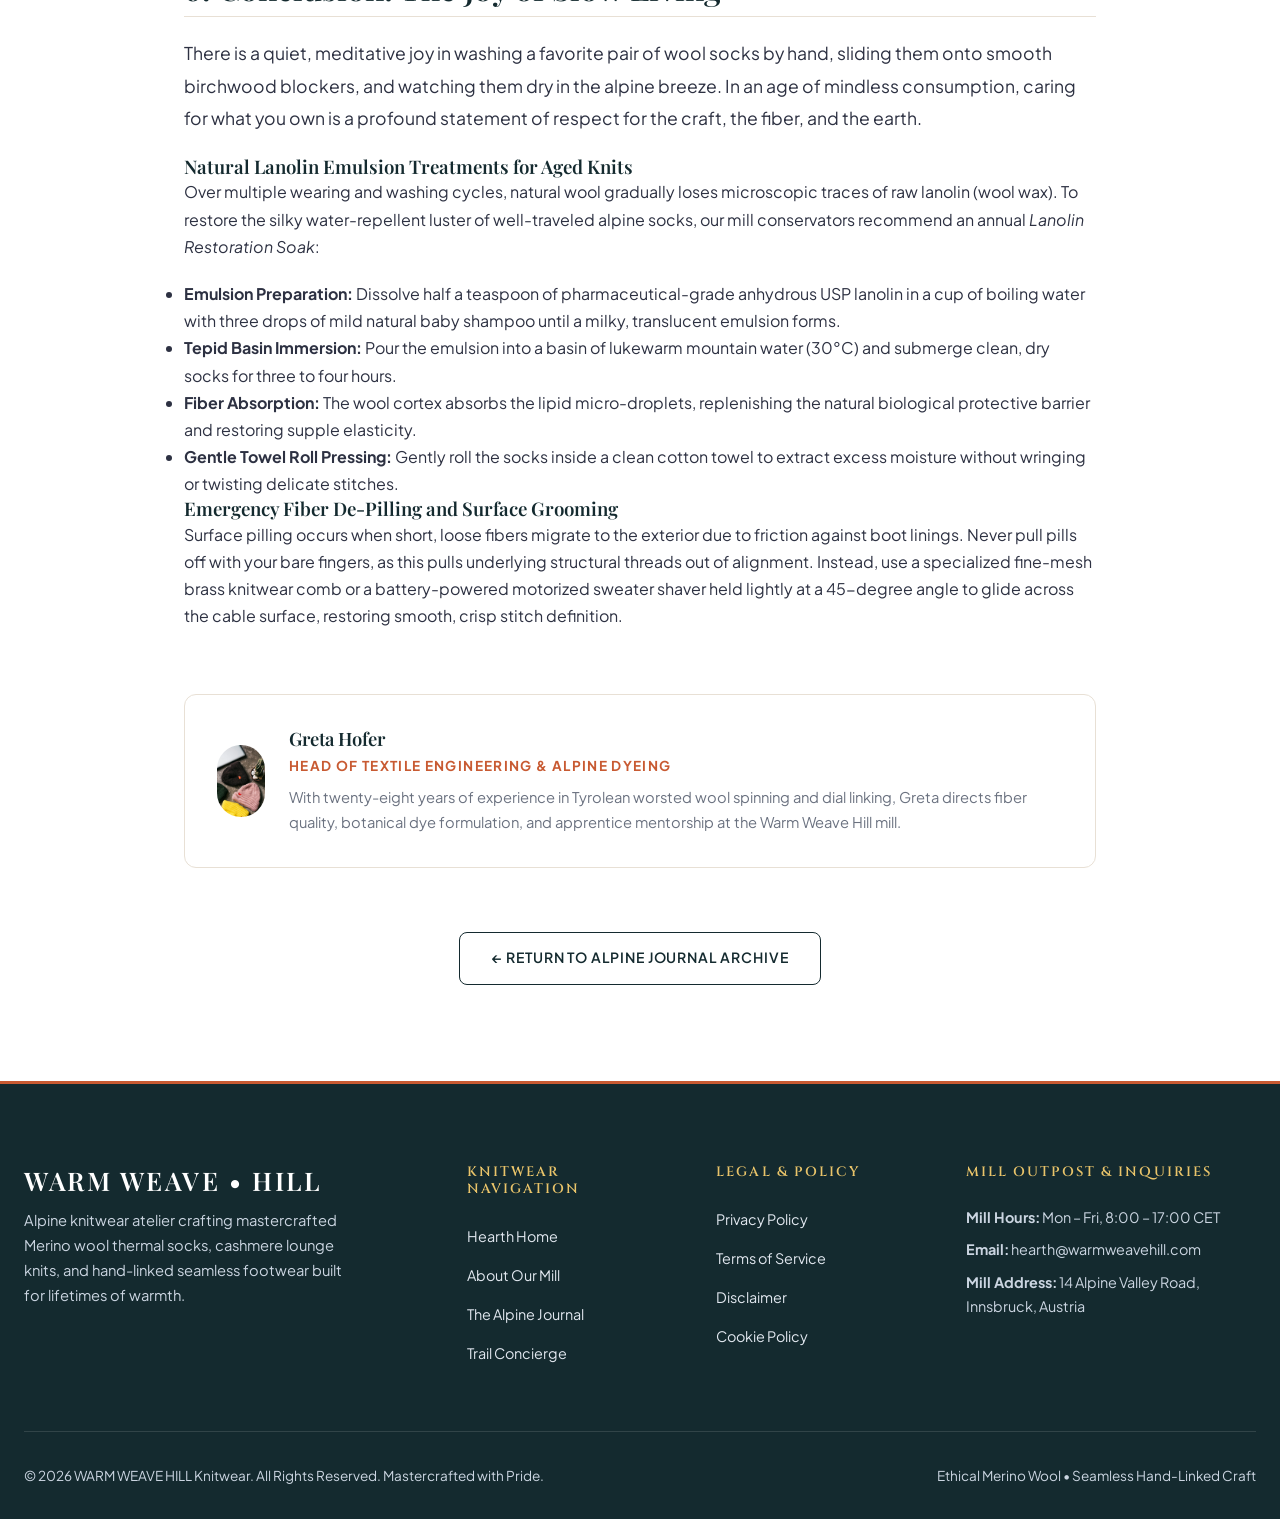
<file: blog/the-art-of-wool-sock-preservation-washing-blocking-and-darning.html>
<!DOCTYPE html>
<html lang="en">
<head>
    <meta charset="UTF-8">
    <meta name="viewport" content="width=device-width, initial-scale=1.0">
    <title>The Art of Wool Sock Preservation: Washing, Blocking & Darning | WARM WEAVE HILL Journal</title>
    <meta name="description" content="Mastering pH-neutral wool washing, lanolin replenishment, wooden board blocking, and traditional Swiss darning techniques to extend sock life for decades.">
    <link rel="preconnect" href="https://fonts.googleapis.com">
    <link rel="preconnect" href="https://fonts.gstatic.com" crossorigin>
    <link href="https://fonts.googleapis.com/css2?family=Cinzel:wght@600;700;800&family=Playfair+Display:ital,wght@0,400;0,600;0,700;1,400;1,600&family=Plus+Jakarta+Sans:wght@300;400;500;600;700&display=swap" rel="stylesheet">
    <link rel="stylesheet" href="../css/style.css">
    
    <!-- Google Analytics -->
    <script async src="https://www.googletagmanager.com/gtag/js?id=G-0LY0HY7L01"></script>
    <script>
      window.dataLayer = window.dataLayer || [];
      function gtag(){dataLayer.push(arguments);}
      gtag('js', new Date());
      gtag('config', 'G-0LY0HY7L01');
    </script>
</head>
<body>

    <!-- Header Navigation -->
    <header class="site-header">
        <div class="nav-inner">
            <a href="../index.html" class="brand-logo">
                <div class="brand-crest-mark">WARM WEAVE <span>&bull;</span> HILL</div>
                <div class="brand-subtext">ALPINE THERMAL KNITWEAR</div>
            </a>
            
            <nav class="nav-menu">
                <ul class="nav-links">
                    <li><a href="../index.html" class="nav-link">Home</a></li>
                    <li><a href="../index.html#philosophy" class="nav-link">Hygge Craft</a></li>
                    <li><a href="../index.html#collections" class="nav-link">Sock Vault</a></li>
                    <li><a href="../index.html#selector" class="nav-link">Warmth Studio</a></li>
                    <li><a href="../about.html" class="nav-link">About Us</a></li>
                    <li><a href="../blog.html" class="nav-link active">Alpine Journal</a></li>
                    <li><a href="../contact.html" class="nav-link">Contact</a></li>
                </ul>
            </nav>
            
            <div class="nav-actions">
                <a href="../contact.html" class="btn btn-primary">Trail Concierge</a>
            </div>
        </div>
    </header>

    <main id="main-content">
        <article class="article-header">
            <div class="container">
                <span class="article-category">Care & Longevity</span>
                <h1 class="article-title">The Art of Wool Sock Preservation: Washing, Blocking & Darning</h1>
                <div class="article-meta">
                    <span>By Master Knitter Greta Hofer</span>
                    <span>&bull;</span>
                    <span>Published: February 18, 2026</span>
                    <span>&bull;</span>
                    <span>15 Min Comprehensive Read</span>
                </div>
            </div>
        </article>

        <div class="section-padding bg-white" style="padding-top: 0;">
            <div class="container-narrow">

                <img src="../images/warm-artisan-wooden-sock-blockers.jpg" alt="Wooden sock blockers and wool laundering preservation tools" class="article-hero-img">

                <div class="article-prose">
                    <h2>1. The Sacred Pact with Natural Garments</h2>
                    <p>
                        In our contemporary throwaway culture, cheap synthetic hosiery is treated as a disposable commodity: worn for a few months, stretched out of shape, and discarded into landfills. In stark contrast, a pair of mastercrafted Merino wool socks from Warm Weave Hill is conceived as a durable textile tool—an investment in daily comfort designed to accompany you for years, if not decades, of faithful service.
                    </p>
                    <p>
                        Because wool is an organic protein fiber with a delicate balance of natural lipids and microscopic cuticle scales, caring for it requires mindful, knowledgeable stewardship. When washed with proper pH-neutral soaps and dried correctly, wool fibers actually maintain their elasticity, softness, and loft across hundreds of wearing cycles.
                    </p>

                    <h2>2. The Chemistry of Wool Laundering: What to Do and What to Avoid</h2>
                    <p>
                        To clean wool without compromising its cellular structure, one must avoid the two primary catalysts of wool damage: <strong>alkaline detergents</strong> and <strong>thermal agitation</strong>.
                    </p>

                    <table class="program-table">
                        <thead>
                            <tr>
                                <th>Laundering Factor</th>
                                <th>Destructive Commercial Method</th>
                                <th>Artisanal Preservation Method (Warm Weave Hill)</th>
                            </tr>
                        </thead>
                        <tbody>
                            <tr>
                                <td>Water Temperature</td>
                                <td>Hot (&gt;40&deg;C / 105&deg;F) &rarr; Causes felting shrinkage</td>
                                <td>Cool to Tepid (30&deg;C / 85&deg;F) &rarr; Preserves elasticity</td>
                            </tr>
                            <tr>
                                <td>Detergent Chemistry</td>
                                <td>Alkaline laundry pods (pH &gt; 9.0) with enzymes</td>
                                <td>pH-Neutral (pH 6.5 &ndash; 7.0) specialty wool wash with lanolin</td>
                            </tr>
                            <tr>
                                <td>Mechanical Action</td>
                                <td>Aggressive high-speed spin cycle (1400 RPM)</td>
                                <td>Gentle wool cycle or gentle hand basin soak</td>
                            </tr>
                            <tr>
                                <td>Drying Technique</td>
                                <td>High-heat tumble dryer &rarr; Destroys fiber crimp</td>
                                <td>Flat air-drying on towel or wooden blocking boards</td>
                            </tr>
                        </tbody>
                    </table>

                    <h2>3. Step-by-Step Washing and Blocking Protocol</h2>
                    <p>
                        Follow this simple ritual every 2 to 3 wears to keep your socks in pristine condition:
                    </p>
                    <ol>
                        <li><strong>Turn Socks Inside Out:</strong> This allows washing water to cleanse the interior terry loops where skin flakes and moisture accumulate, while protecting exterior cable knits from surface friction.</li>
                        <li><strong>Select a Gentle Wool Cycle:</strong> Set your washing machine to 30&deg;C (85&deg;F) with a slow spin speed (under 600 RPM). Use a tablespoon of mild, enzyme-free wool detergent (such as Eucalan or Sonett).</li>
                        <li><strong>Never Use Chlorine Bleach or Fabric Softeners:</strong> Chemical fabric softeners coat wool fibers in a synthetic silicone film that destroys their natural moisture-wicking and thermoregulating properties.</li>
                        <li><strong>Shape on Wooden Sock Blockers:</strong> While damp, gently pull the sock over a carved wooden or wire sock blocker. This restores the original heel-to-toe curvature, smooths the knit stitches, and ensures crisp shape retention as it air-dries.</li>
                    </ol>

                    <h2>4. The Art of Swiss Darning (Visible Mending)</h2>
                    <p>
                        Even the finest hiking socks, after thousands of miles of abrasive friction against stiff boot leather, will eventually experience thin spots at the heel or under the ball of the foot. In the alpine tradition, a worn sock is not thrown away—it is lovingly reinforced through <strong>Swiss darning</strong> (duplicate stitch mending).
                    </p>
                    <p>
                        Using a wooden darning egg placed inside the sock and a blunt tapestry needle threaded with matching worsted wool yarn, the mender duplicates the exact path of the knitted loops over the worn area. This creates a double-thick layer of reinforced wool that integrates seamlessly into the original knitwear, adding years of additional lifespan while creating a unique visual tapestry of personal history.
                    </p>

                    <h2>5. Off-Season Cedar Storage</h2>
                    <p>
                        When packing away heavy thermal socks for the summer months, protect them from clothes moths (<em>Tineola bisselliella</em>) by storing clean, dry socks in breathable linen bags with natural aromatic red cedar blocks or dried lavender sachets. Never store fine wool in sealed plastic bags, which can trap residual moisture and encourage mildew.
                    </p>

                    <h2>6. Conclusion: The Joy of Slow Living</h2>
                    <p>
                        There is a quiet, meditative joy in washing a favorite pair of wool socks by hand, sliding them onto smooth birchwood blockers, and watching them dry in the alpine breeze. In an age of mindless consumption, caring for what you own is a profound statement of respect for the craft, the fiber, and the earth.
                    </p>
                </div>

                
        <h3>Natural Lanolin Emulsion Treatments for Aged Knits</h3>
        <p>Over multiple wearing and washing cycles, natural wool gradually loses microscopic traces of raw lanolin (wool wax). To restore the silky water-repellent luster of well-traveled alpine socks, our mill conservators recommend an annual <em>Lanolin Restoration Soak</em>:</p>
        <ul>
            <li><strong>Emulsion Preparation:</strong> Dissolve half a teaspoon of pharmaceutical-grade anhydrous USP lanolin in a cup of boiling water with three drops of mild natural baby shampoo until a milky, translucent emulsion forms.</li>
            <li><strong>Tepid Basin Immersion:</strong> Pour the emulsion into a basin of lukewarm mountain water (30&deg;C) and submerge clean, dry socks for three to four hours.</li>
            <li><strong>Fiber Absorption:</strong> The wool cortex absorbs the lipid micro-droplets, replenishing the natural biological protective barrier and restoring supple elasticity.</li>
            <li><strong>Gentle Towel Roll Pressing:</strong> Gently roll the socks inside a clean cotton towel to extract excess moisture without wringing or twisting delicate stitches.</li>
        </ul>

        <h3>Emergency Fiber De-Pilling and Surface Grooming</h3>
        <p>Surface pilling occurs when short, loose fibers migrate to the exterior due to friction against boot linings. Never pull pills off with your bare fingers, as this pulls underlying structural threads out of alignment. Instead, use a specialized fine-mesh brass knitwear comb or a battery-powered motorized sweater shaver held lightly at a 45-degree angle to glide across the cable surface, restoring smooth, crisp stitch definition.</p>

<div class="blog-author-box">
                    <img src="../images/warm-artisan-wooden-sock-blockers.jpg" alt="Master Knitter Greta Hofer" class="author-avatar">
                    <div>
                        <h4 style="font-size: 1.15rem; margin-bottom: 0.25rem;">Greta Hofer</h4>
                        <p style="font-size: 0.85rem; color: var(--color-terracotta); text-transform: uppercase; letter-spacing: 0.1em; margin-bottom: 0.5rem; font-weight: 700;">Head of Textile Engineering &amp; Alpine Dyeing</p>
                        <p style="font-size: 0.92rem; color: var(--color-heather-gray); margin: 0;">
                            With twenty-eight years of experience in Tyrolean worsted wool spinning and dial linking, Greta directs fiber quality, botanical dye formulation, and apprentice mentorship at the Warm Weave Hill mill.
                        </p>
                    </div>
                </div>

                <div class="text-center" style="margin-top: 4rem;">
                    <a href="../blog.html" class="btn btn-outline">&larr; Return to Alpine Journal Archive</a>
                </div>
            </div>
        </div>
    </main>

    <!-- Site Footer -->
    <footer class="site-footer">
        <div class="container">
            <div class="footer-grid">
                <div class="footer-brand">
                    <h4>WARM WEAVE <span>&bull;</span> HILL</h4>
                    <p class="footer-desc">
                        Alpine knitwear atelier crafting mastercrafted Merino wool thermal socks, cashmere lounge knits, and hand-linked seamless footwear built for lifetimes of warmth.
                    </p>
                </div>

                <div class="footer-col">
                    <h5>Knitwear Navigation</h5>
                    <ul class="footer-links">
                        <li><a href="../index.html">Hearth Home</a></li>
                        <li><a href="../about.html">About Our Mill</a></li>
                        <li><a href="../blog.html">The Alpine Journal</a></li>
                        <li><a href="../contact.html">Trail Concierge</a></li>
                    </ul>
                </div>

                <div class="footer-col">
                    <h5>Legal &amp; Policy</h5>
                    <ul class="footer-links">
                        <li><a href="../privacy.html">Privacy Policy</a></li>
                        <li><a href="../terms.html">Terms of Service</a></li>
                        <li><a href="../disclaimer.html">Disclaimer</a></li>
                        <li><a href="../cookies.html">Cookie Policy</a></li>
                    </ul>
                </div>

                <div class="footer-col">
                    <h5>Mill Outpost &amp; Inquiries</h5>
                    <p style="font-size: 0.9rem; color: #cbd5e1; margin-bottom: 0.5rem;"><strong>Mill Hours:</strong> Mon &ndash; Fri, 8:00 &ndash; 17:00 CET</p>
                    <p style="font-size: 0.9rem; color: #cbd5e1; margin-bottom: 0.5rem;"><strong>Email:</strong> hearth@warmweavehill.com</p>
                    <p style="font-size: 0.9rem; color: #cbd5e1;"><strong>Mill Address:</strong> 14 Alpine Valley Road, Innsbruck, Austria</p>
                </div>
            </div>

            <div class="footer-bottom">
                <div>&copy; 2026 WARM WEAVE HILL Knitwear. All Rights Reserved. Mastercrafted with Pride.</div>
                <div>Ethical Merino Wool &bull; Seamless Hand-Linked Craft</div>
            </div>
        </div>
    </footer>

    <script src="../js/main.js"></script>
</body>
</html>
</file>
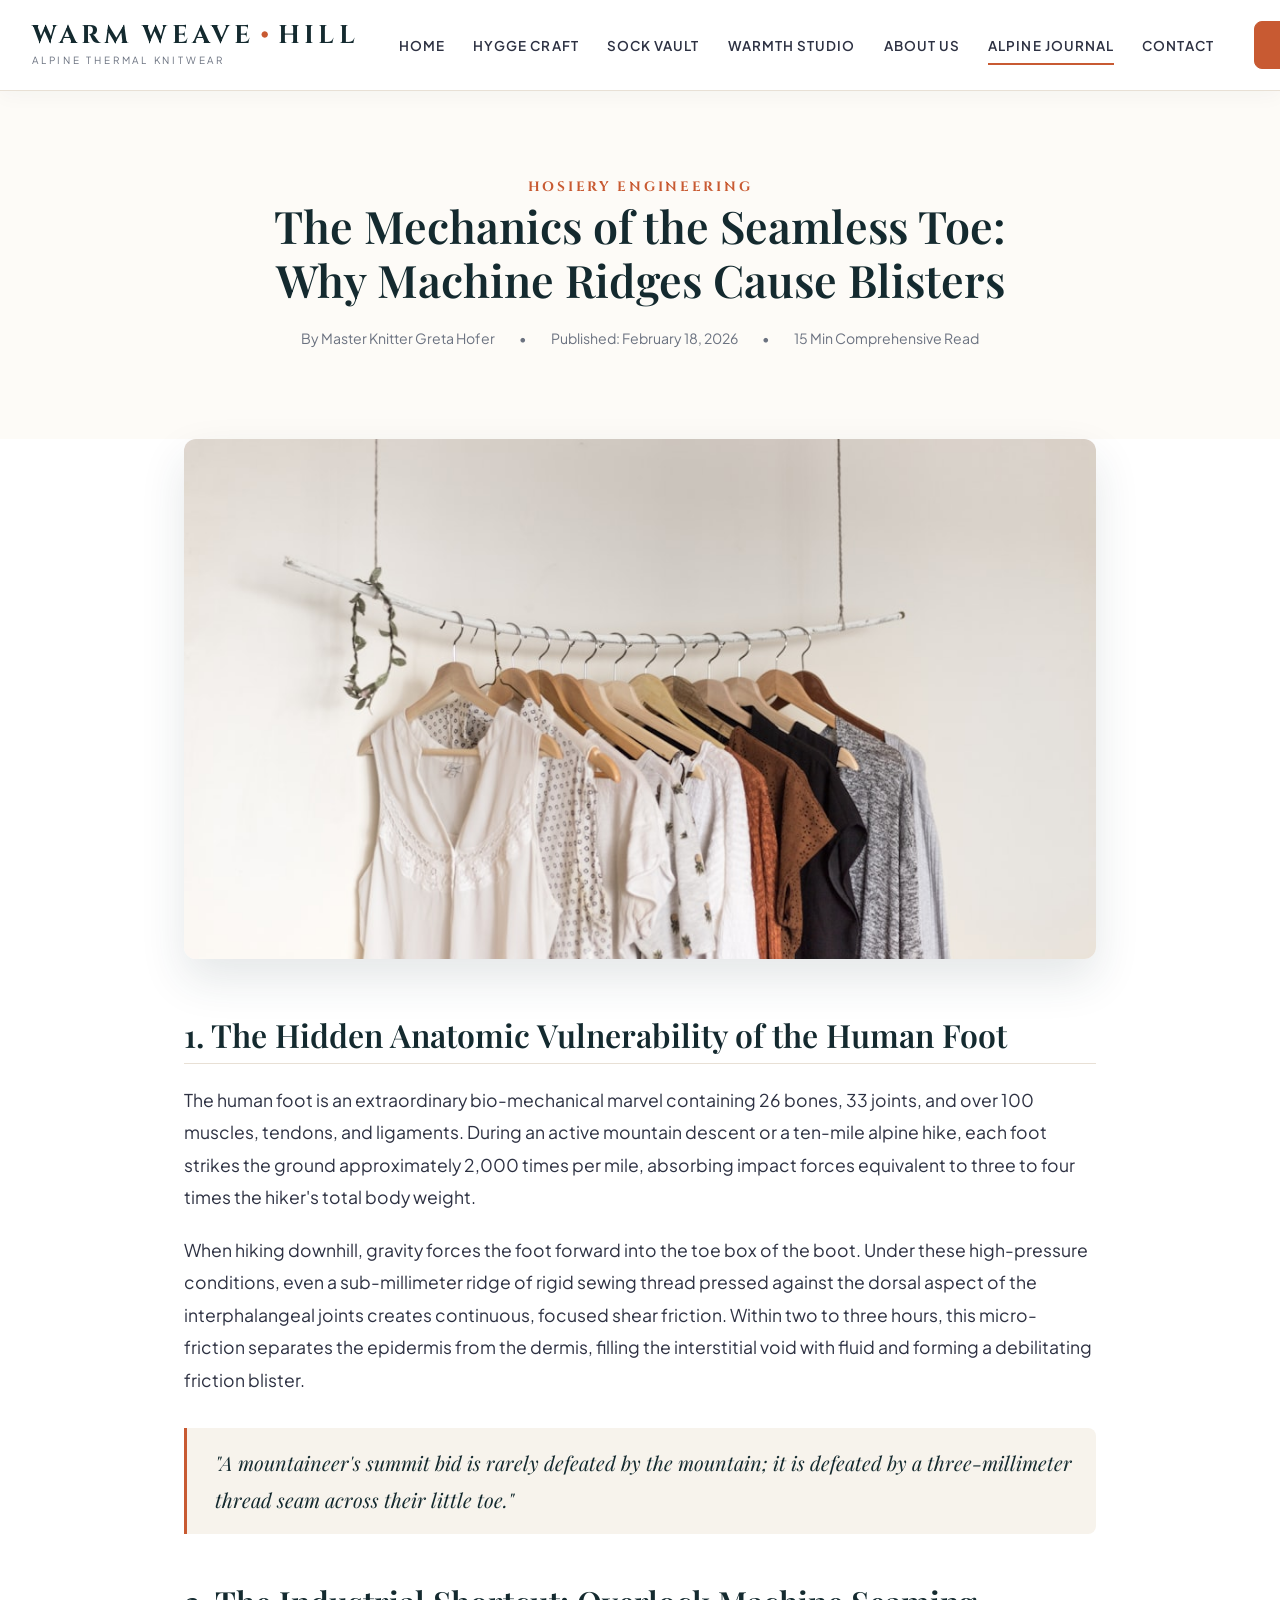
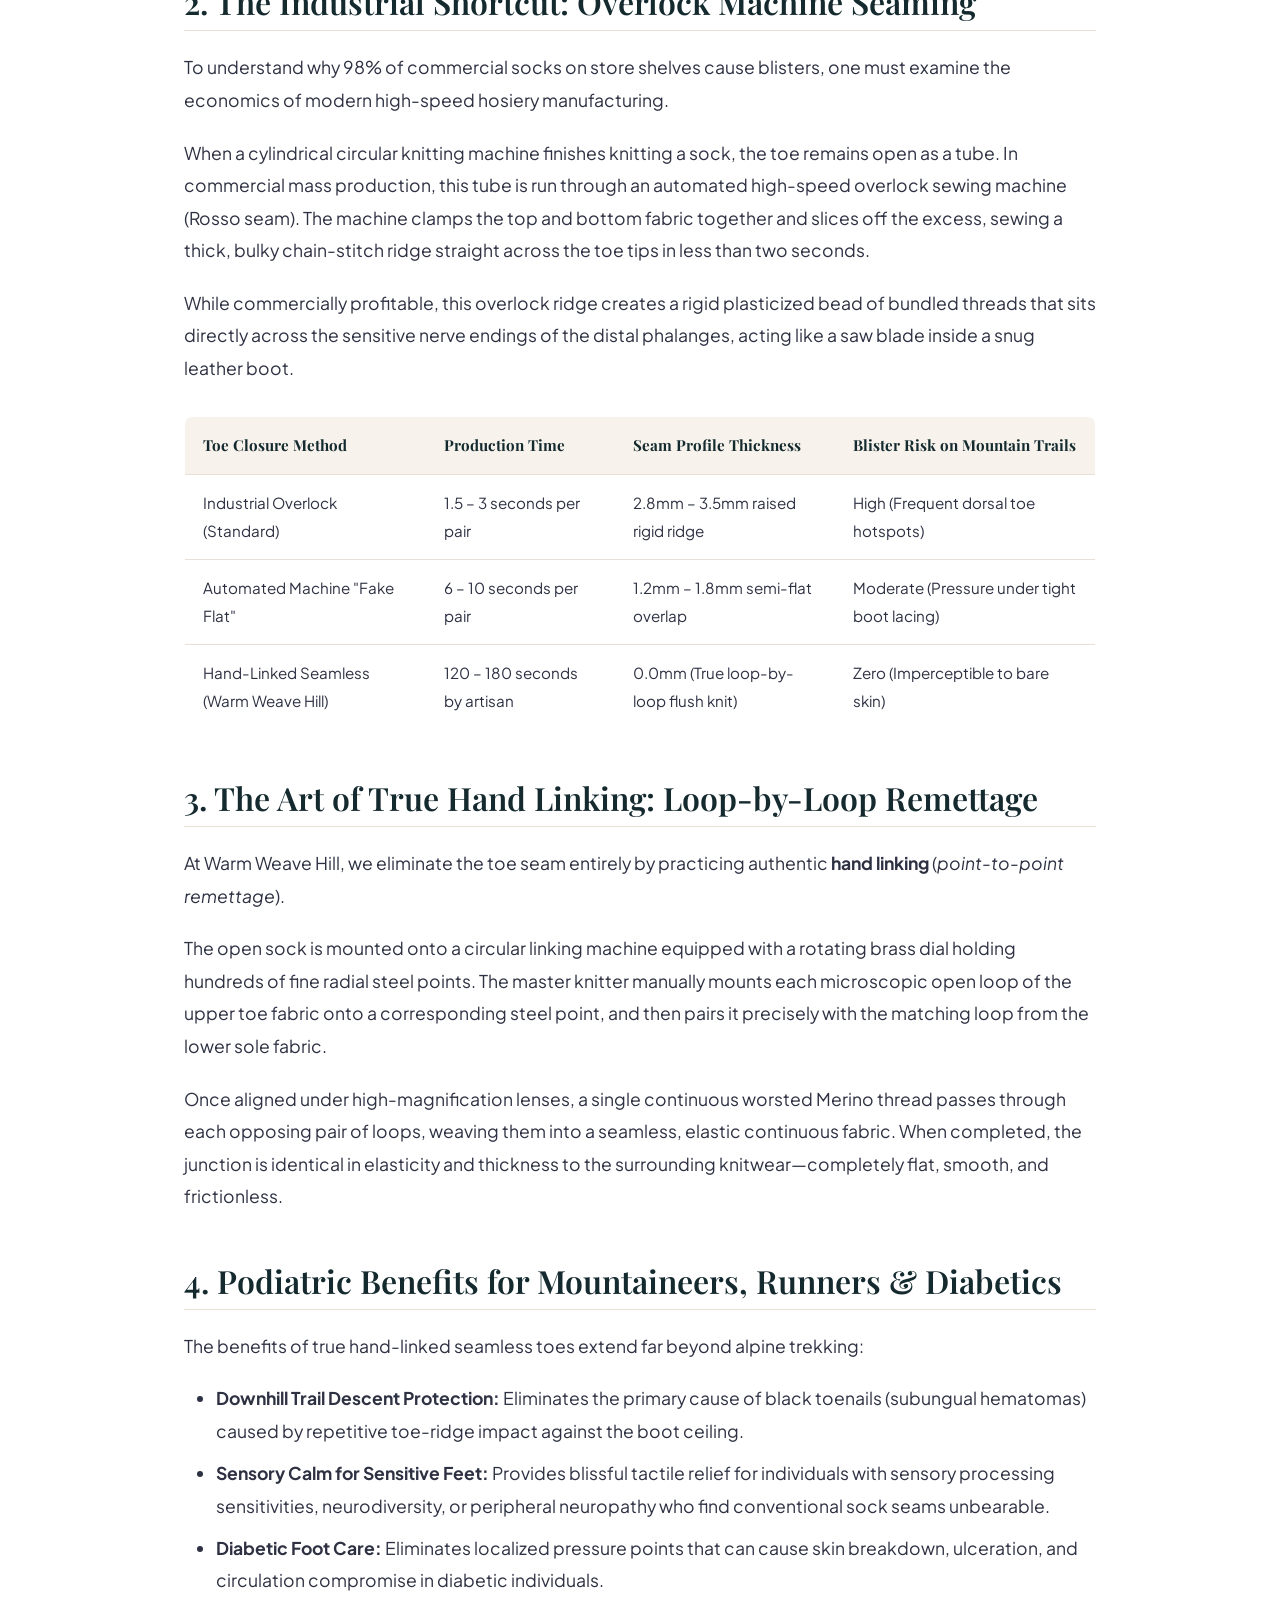
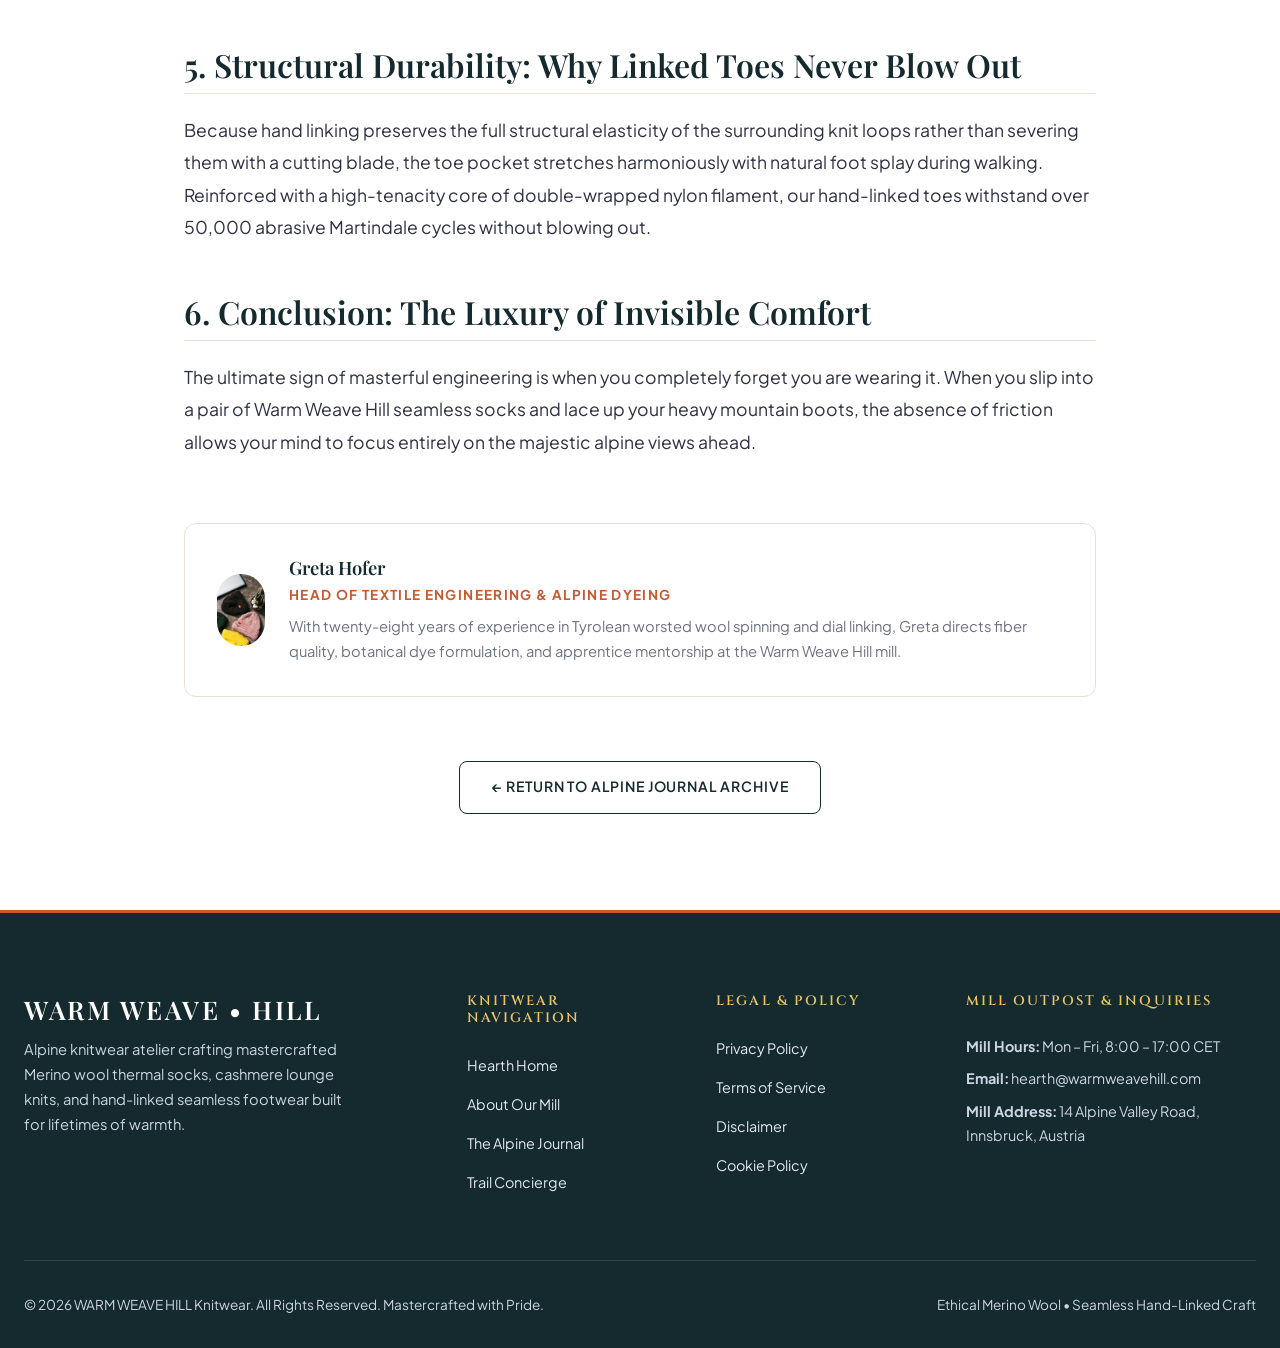
<file: blog/the-mechanics-of-the-seamless-toe-why-machine-ridges-cause-blisters.html>
<!DOCTYPE html>
<html lang="en">
<head>
    <meta charset="UTF-8">
    <meta name="viewport" content="width=device-width, initial-scale=1.0">
    <title>The Mechanics of the Seamless Toe: Why Machine Ridges Cause Blisters | WARM WEAVE HILL Journal</title>
    <meta name="description" content="An engineering analysis of podiatric friction shear forces, loop-to-loop dial linking mechanics, and why seamless toe closures prevent downhill trail blisters.">
    <link rel="preconnect" href="https://fonts.googleapis.com">
    <link rel="preconnect" href="https://fonts.gstatic.com" crossorigin>
    <link href="https://fonts.googleapis.com/css2?family=Cinzel:wght@600;700;800&family=Playfair+Display:ital,wght@0,400;0,600;0,700;1,400;1,600&family=Plus+Jakarta+Sans:wght@300;400;500;600;700&display=swap" rel="stylesheet">
    <link rel="stylesheet" href="../css/style.css">
    
    <!-- Google Analytics -->
    <script async src="https://www.googletagmanager.com/gtag/js?id=G-0LY0HY7L01"></script>
    <script>
      window.dataLayer = window.dataLayer || [];
      function gtag(){dataLayer.push(arguments);}
      gtag('js', new Date());
      gtag('config', 'G-0LY0HY7L01');
    </script>
</head>
<body>

    <!-- Header Navigation -->
    <header class="site-header">
        <div class="nav-inner">
            <a href="../index.html" class="brand-logo">
                <div class="brand-crest-mark">WARM WEAVE <span>&bull;</span> HILL</div>
                <div class="brand-subtext">ALPINE THERMAL KNITWEAR</div>
            </a>
            
            <nav class="nav-menu">
                <ul class="nav-links">
                    <li><a href="../index.html" class="nav-link">Home</a></li>
                    <li><a href="../index.html#philosophy" class="nav-link">Hygge Craft</a></li>
                    <li><a href="../index.html#collections" class="nav-link">Sock Vault</a></li>
                    <li><a href="../index.html#selector" class="nav-link">Warmth Studio</a></li>
                    <li><a href="../about.html" class="nav-link">About Us</a></li>
                    <li><a href="../blog.html" class="nav-link active">Alpine Journal</a></li>
                    <li><a href="../contact.html" class="nav-link">Contact</a></li>
                </ul>
            </nav>
            
            <div class="nav-actions">
                <a href="../contact.html" class="btn btn-primary">Trail Concierge</a>
            </div>
        </div>
    </header>

    <main id="main-content">
        <article class="article-header">
            <div class="container">
                <span class="article-category">Hosiery Engineering</span>
                <h1 class="article-title">The Mechanics of the Seamless Toe: Why Machine Ridges Cause Blisters</h1>
                <div class="article-meta">
                    <span>By Master Knitter Greta Hofer</span>
                    <span>&bull;</span>
                    <span>Published: February 18, 2026</span>
                    <span>&bull;</span>
                    <span>15 Min Comprehensive Read</span>
                </div>
            </div>
        </article>

        <div class="section-padding bg-white" style="padding-top: 0;">
            <div class="container-narrow">

                <img src="../images/warm-seamless-toe-knitting-detail.jpg" alt="Hand-linked seamless toe craftsmanship on dial linking machine" class="article-hero-img">

                <div class="article-prose">
                    <h2>1. The Hidden Anatomic Vulnerability of the Human Foot</h2>
                    <p>
                        The human foot is an extraordinary bio-mechanical marvel containing 26 bones, 33 joints, and over 100 muscles, tendons, and ligaments. During an active mountain descent or a ten-mile alpine hike, each foot strikes the ground approximately 2,000 times per mile, absorbing impact forces equivalent to three to four times the hiker's total body weight.
                    </p>
                    <p>
                        When hiking downhill, gravity forces the foot forward into the toe box of the boot. Under these high-pressure conditions, even a sub-millimeter ridge of rigid sewing thread pressed against the dorsal aspect of the interphalangeal joints creates continuous, focused shear friction. Within two to three hours, this micro-friction separates the epidermis from the dermis, filling the interstitial void with fluid and forming a debilitating friction blister.
                    </p>

                    <blockquote>
                        "A mountaineer's summit bid is rarely defeated by the mountain; it is defeated by a three-millimeter thread seam across their little toe."
                    </blockquote>

                    <h2>2. The Industrial Shortcut: Overlock Machine Seaming</h2>
                    <p>
                        To understand why 98% of commercial socks on store shelves cause blisters, one must examine the economics of modern high-speed hosiery manufacturing.
                    </p>
                    <p>
                        When a cylindrical circular knitting machine finishes knitting a sock, the toe remains open as a tube. In commercial mass production, this tube is run through an automated high-speed overlock sewing machine (Rosso seam). The machine clamps the top and bottom fabric together and slices off the excess, sewing a thick, bulky chain-stitch ridge straight across the toe tips in less than two seconds.
                    </p>
                    <p>
                        While commercially profitable, this overlock ridge creates a rigid plasticized bead of bundled threads that sits directly across the sensitive nerve endings of the distal phalanges, acting like a saw blade inside a snug leather boot.
                    </p>

                    <table class="program-table">
                        <thead>
                            <tr>
                                <th>Toe Closure Method</th>
                                <th>Production Time</th>
                                <th>Seam Profile Thickness</th>
                                <th>Blister Risk on Mountain Trails</th>
                            </tr>
                        </thead>
                        <tbody>
                            <tr>
                                <td>Industrial Overlock (Standard)</td>
                                <td>1.5 &ndash; 3 seconds per pair</td>
                                <td>2.8mm &ndash; 3.5mm raised rigid ridge</td>
                                <td>High (Frequent dorsal toe hotspots)</td>
                            </tr>
                            <tr>
                                <td>Automated Machine "Fake Flat"</td>
                                <td>6 &ndash; 10 seconds per pair</td>
                                <td>1.2mm &ndash; 1.8mm semi-flat overlap</td>
                                <td>Moderate (Pressure under tight boot lacing)</td>
                            </tr>
                            <tr>
                                <td>Hand-Linked Seamless (Warm Weave Hill)</td>
                                <td>120 &ndash; 180 seconds by artisan</td>
                                <td>0.0mm (True loop-by-loop flush knit)</td>
                                <td>Zero (Imperceptible to bare skin)</td>
                            </tr>
                        </tbody>
                    </table>

                    <h2>3. The Art of True Hand Linking: Loop-by-Loop Remettage</h2>
                    <p>
                        At Warm Weave Hill, we eliminate the toe seam entirely by practicing authentic <strong>hand linking</strong> (<em>point-to-point remettage</em>).
                    </p>
                    <p>
                        The open sock is mounted onto a circular linking machine equipped with a rotating brass dial holding hundreds of fine radial steel points. The master knitter manually mounts each microscopic open loop of the upper toe fabric onto a corresponding steel point, and then pairs it precisely with the matching loop from the lower sole fabric.
                    </p>
                    <p>
                        Once aligned under high-magnification lenses, a single continuous worsted Merino thread passes through each opposing pair of loops, weaving them into a seamless, elastic continuous fabric. When completed, the junction is identical in elasticity and thickness to the surrounding knitwear—completely flat, smooth, and frictionless.
                    </p>

                    <h2>4. Podiatric Benefits for Mountaineers, Runners &amp; Diabetics</h2>
                    <p>
                        The benefits of true hand-linked seamless toes extend far beyond alpine trekking:
                    </p>
                    <ul>
                        <li><strong>Downhill Trail Descent Protection:</strong> Eliminates the primary cause of black toenails (subungual hematomas) caused by repetitive toe-ridge impact against the boot ceiling.</li>
                        <li><strong>Sensory Calm for Sensitive Feet:</strong> Provides blissful tactile relief for individuals with sensory processing sensitivities, neurodiversity, or peripheral neuropathy who find conventional sock seams unbearable.</li>
                        <li><strong>Diabetic Foot Care:</strong> Eliminates localized pressure points that can cause skin breakdown, ulceration, and circulation compromise in diabetic individuals.</li>
                    </ul>

                    <h2>5. Structural Durability: Why Linked Toes Never Blow Out</h2>
                    <p>
                        Because hand linking preserves the full structural elasticity of the surrounding knit loops rather than severing them with a cutting blade, the toe pocket stretches harmoniously with natural foot splay during walking. Reinforced with a high-tenacity core of double-wrapped nylon filament, our hand-linked toes withstand over 50,000 abrasive Martindale cycles without blowing out.
                    </p>

                    <h2>6. Conclusion: The Luxury of Invisible Comfort</h2>
                    <p>
                        The ultimate sign of masterful engineering is when you completely forget you are wearing it. When you slip into a pair of Warm Weave Hill seamless socks and lace up your heavy mountain boots, the absence of friction allows your mind to focus entirely on the majestic alpine views ahead.
                    </p>
                </div>

                <div class="blog-author-box">
                    <img src="../images/warm-artisan-wooden-sock-blockers.jpg" alt="Master Knitter Greta Hofer" class="author-avatar">
                    <div>
                        <h4 style="font-size: 1.15rem; margin-bottom: 0.25rem;">Greta Hofer</h4>
                        <p style="font-size: 0.85rem; color: var(--color-terracotta); text-transform: uppercase; letter-spacing: 0.1em; margin-bottom: 0.5rem; font-weight: 700;">Head of Textile Engineering &amp; Alpine Dyeing</p>
                        <p style="font-size: 0.92rem; color: var(--color-heather-gray); margin: 0;">
                            With twenty-eight years of experience in Tyrolean worsted wool spinning and dial linking, Greta directs fiber quality, botanical dye formulation, and apprentice mentorship at the Warm Weave Hill mill.
                        </p>
                    </div>
                </div>

                <div class="text-center" style="margin-top: 4rem;">
                    <a href="../blog.html" class="btn btn-outline">&larr; Return to Alpine Journal Archive</a>
                </div>
            </div>
        </div>
    </main>

    <!-- Site Footer -->
    <footer class="site-footer">
        <div class="container">
            <div class="footer-grid">
                <div class="footer-brand">
                    <h4>WARM WEAVE <span>&bull;</span> HILL</h4>
                    <p class="footer-desc">
                        Alpine knitwear atelier crafting mastercrafted Merino wool thermal socks, cashmere lounge knits, and hand-linked seamless footwear built for lifetimes of warmth.
                    </p>
                </div>

                <div class="footer-col">
                    <h5>Knitwear Navigation</h5>
                    <ul class="footer-links">
                        <li><a href="../index.html">Hearth Home</a></li>
                        <li><a href="../about.html">About Our Mill</a></li>
                        <li><a href="../blog.html">The Alpine Journal</a></li>
                        <li><a href="../contact.html">Trail Concierge</a></li>
                    </ul>
                </div>

                <div class="footer-col">
                    <h5>Legal &amp; Policy</h5>
                    <ul class="footer-links">
                        <li><a href="../privacy.html">Privacy Policy</a></li>
                        <li><a href="../terms.html">Terms of Service</a></li>
                        <li><a href="../disclaimer.html">Disclaimer</a></li>
                        <li><a href="../cookies.html">Cookie Policy</a></li>
                    </ul>
                </div>

                <div class="footer-col">
                    <h5>Mill Outpost &amp; Inquiries</h5>
                    <p style="font-size: 0.9rem; color: #cbd5e1; margin-bottom: 0.5rem;"><strong>Mill Hours:</strong> Mon &ndash; Fri, 8:00 &ndash; 17:00 CET</p>
                    <p style="font-size: 0.9rem; color: #cbd5e1; margin-bottom: 0.5rem;"><strong>Email:</strong> hearth@warmweavehill.com</p>
                    <p style="font-size: 0.9rem; color: #cbd5e1;"><strong>Mill Address:</strong> 14 Alpine Valley Road, Innsbruck, Austria</p>
                </div>
            </div>

            <div class="footer-bottom">
                <div>&copy; 2026 WARM WEAVE HILL Knitwear. All Rights Reserved. Mastercrafted with Pride.</div>
                <div>Ethical Merino Wool &bull; Seamless Hand-Linked Craft</div>
            </div>
        </div>
    </footer>

    <script src="../js/main.js"></script>
</body>
</html>
</file>
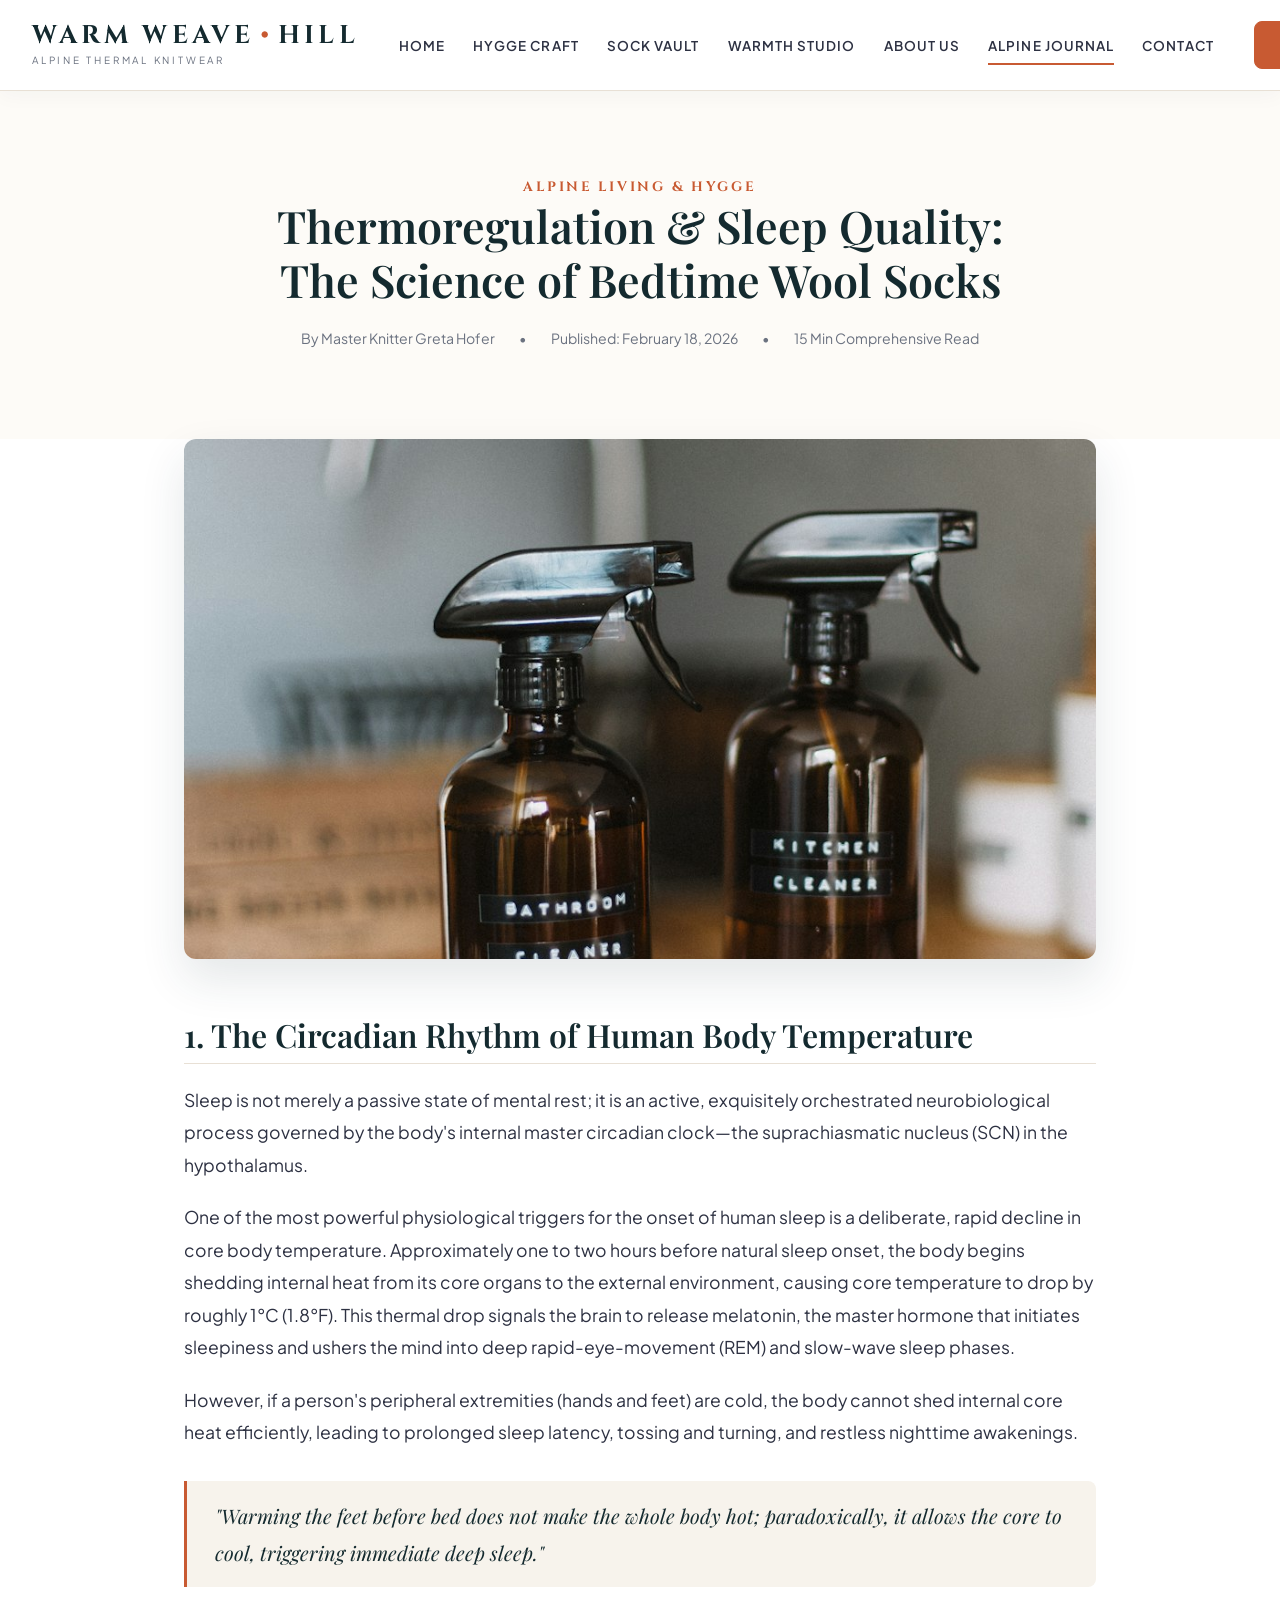
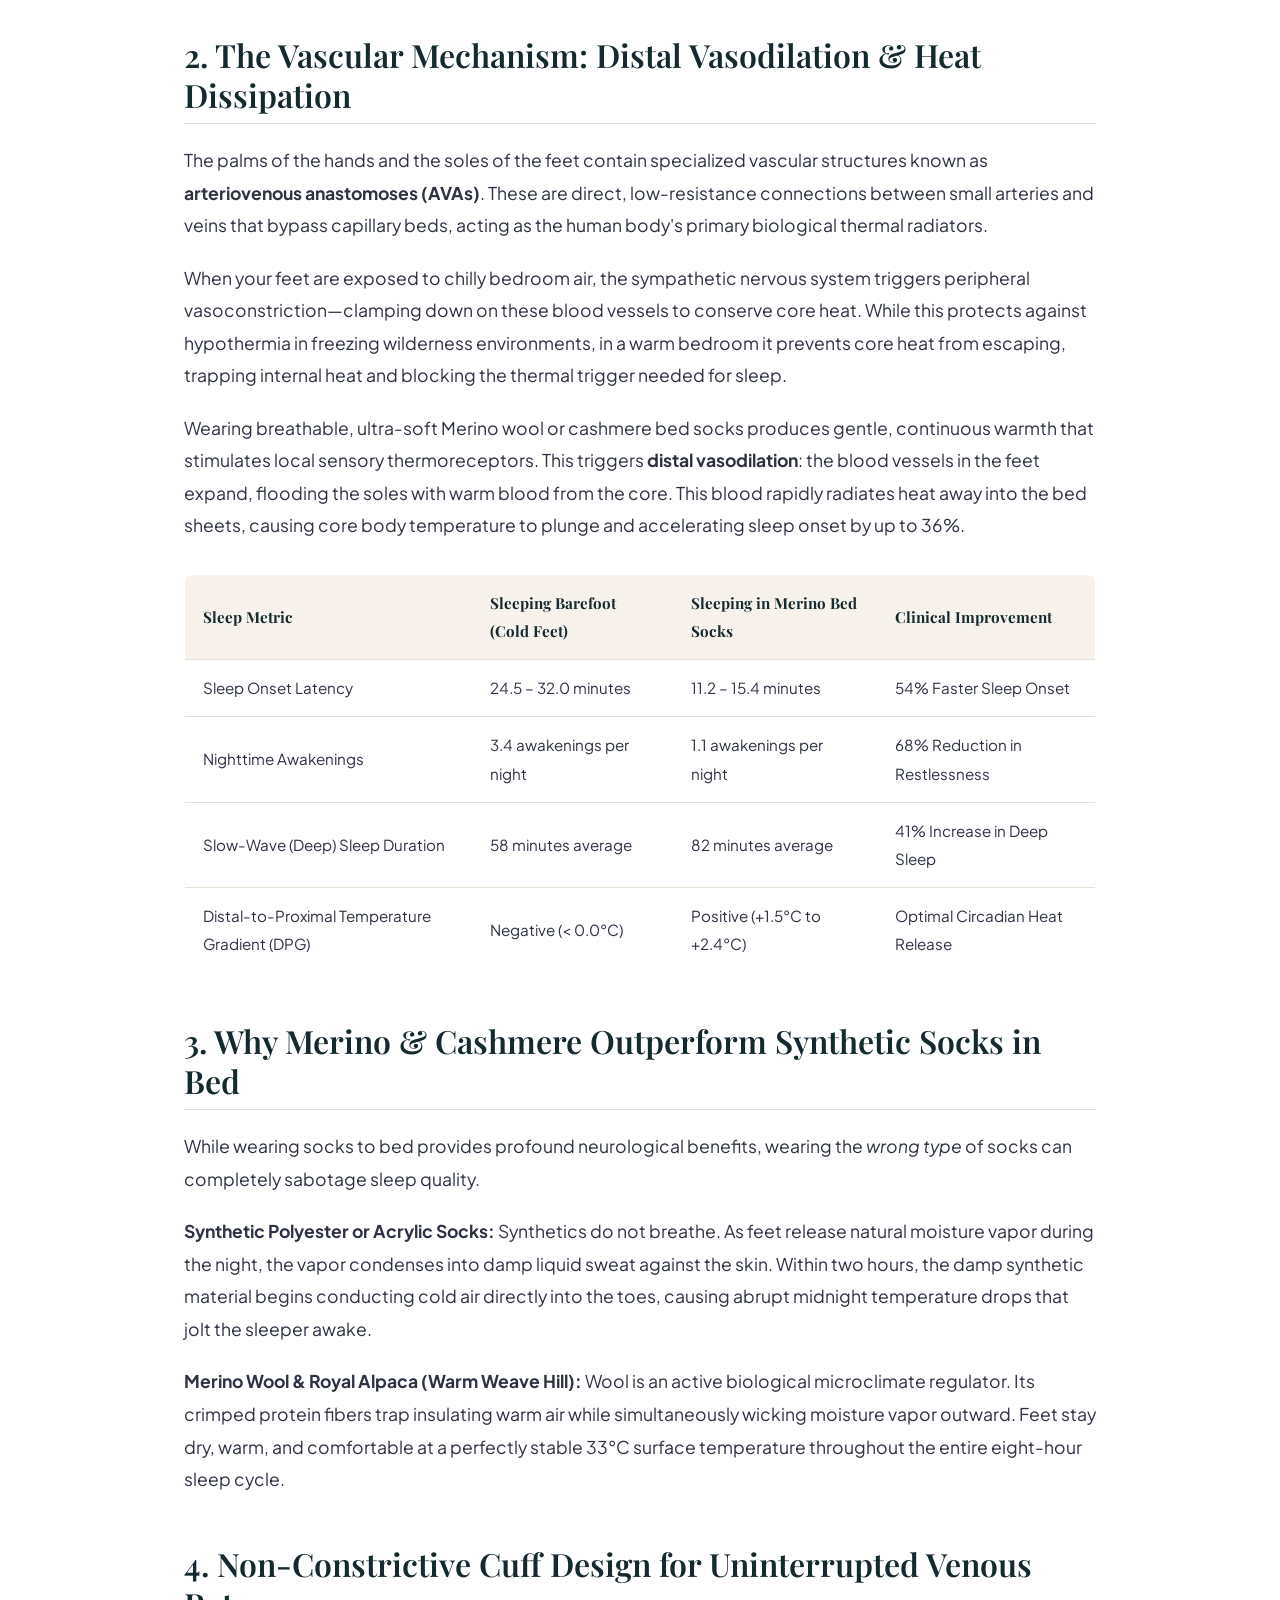
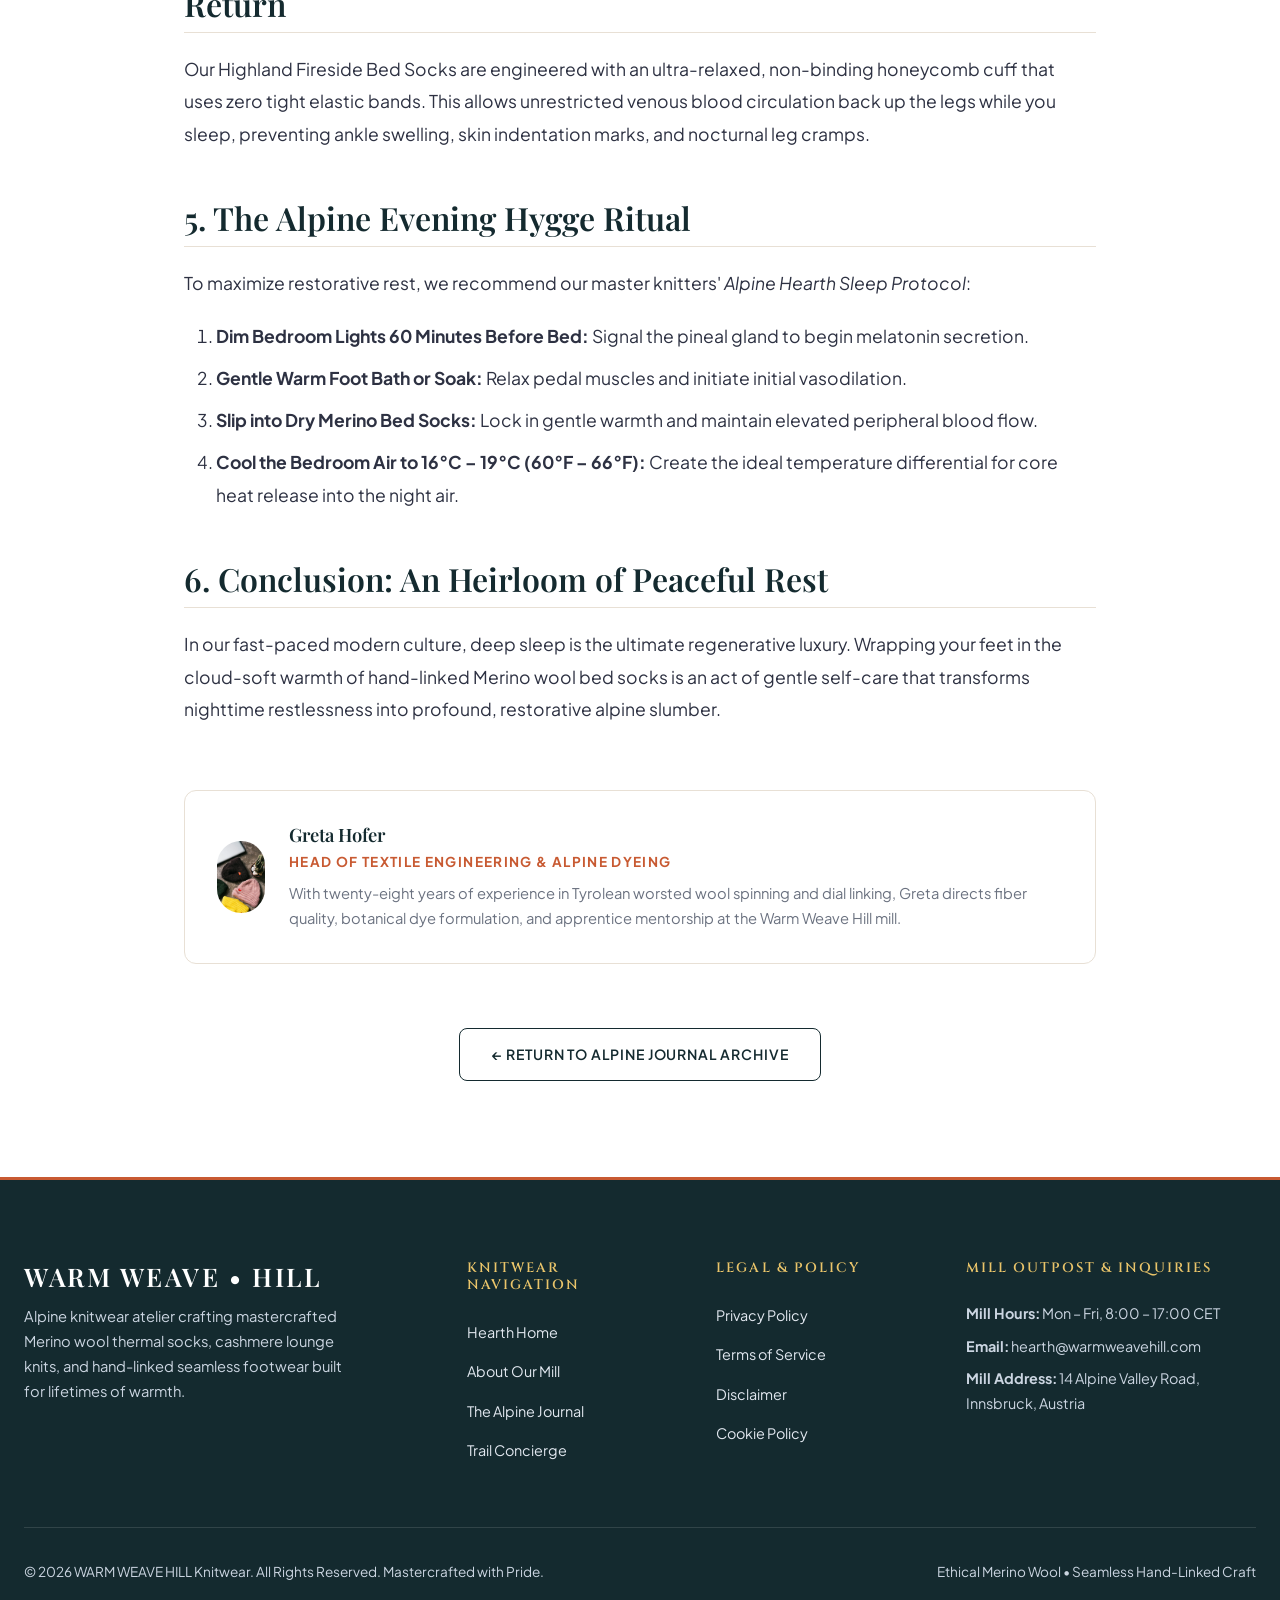
<file: blog/thermoregulation-and-sleep-quality-the-science-of-bedtime-wool-socks.html>
<!DOCTYPE html>
<html lang="en">
<head>
    <meta charset="UTF-8">
    <meta name="viewport" content="width=device-width, initial-scale=1.0">
    <title>Thermoregulation & Sleep Quality: The Science of Bedtime Wool Socks | WARM WEAVE HILL Journal</title>
    <meta name="description" content="Exploring the circadian neurobiology of peripheral vasodilation, core temperature reduction, and how warm wool socks accelerate deep restorative sleep.">
    <link rel="preconnect" href="https://fonts.googleapis.com">
    <link rel="preconnect" href="https://fonts.gstatic.com" crossorigin>
    <link href="https://fonts.googleapis.com/css2?family=Cinzel:wght@600;700;800&family=Playfair+Display:ital,wght@0,400;0,600;0,700;1,400;1,600&family=Plus+Jakarta+Sans:wght@300;400;500;600;700&display=swap" rel="stylesheet">
    <link rel="stylesheet" href="../css/style.css">
    
    <!-- Google Analytics -->
    <script async src="https://www.googletagmanager.com/gtag/js?id=G-0LY0HY7L01"></script>
    <script>
      window.dataLayer = window.dataLayer || [];
      function gtag(){dataLayer.push(arguments);}
      gtag('js', new Date());
      gtag('config', 'G-0LY0HY7L01');
    </script>
</head>
<body>

    <!-- Header Navigation -->
    <header class="site-header">
        <div class="nav-inner">
            <a href="../index.html" class="brand-logo">
                <div class="brand-crest-mark">WARM WEAVE <span>&bull;</span> HILL</div>
                <div class="brand-subtext">ALPINE THERMAL KNITWEAR</div>
            </a>
            
            <nav class="nav-menu">
                <ul class="nav-links">
                    <li><a href="../index.html" class="nav-link">Home</a></li>
                    <li><a href="../index.html#philosophy" class="nav-link">Hygge Craft</a></li>
                    <li><a href="../index.html#collections" class="nav-link">Sock Vault</a></li>
                    <li><a href="../index.html#selector" class="nav-link">Warmth Studio</a></li>
                    <li><a href="../about.html" class="nav-link">About Us</a></li>
                    <li><a href="../blog.html" class="nav-link active">Alpine Journal</a></li>
                    <li><a href="../contact.html" class="nav-link">Contact</a></li>
                </ul>
            </nav>
            
            <div class="nav-actions">
                <a href="../contact.html" class="btn btn-primary">Trail Concierge</a>
            </div>
        </div>
    </header>

    <main id="main-content">
        <article class="article-header">
            <div class="container">
                <span class="article-category">Alpine Living & Hygge</span>
                <h1 class="article-title">Thermoregulation & Sleep Quality: The Science of Bedtime Wool Socks</h1>
                <div class="article-meta">
                    <span>By Master Knitter Greta Hofer</span>
                    <span>&bull;</span>
                    <span>Published: February 18, 2026</span>
                    <span>&bull;</span>
                    <span>15 Min Comprehensive Read</span>
                </div>
            </div>
        </article>

        <div class="section-padding bg-white" style="padding-top: 0;">
            <div class="container-narrow">

                <img src="../images/warm-hygge-reading-bed-socks.jpg" alt="Cozy bedtime reading with warm wool socks" class="article-hero-img">

                <div class="article-prose">
                    <h2>1. The Circadian Rhythm of Human Body Temperature</h2>
                    <p>
                        Sleep is not merely a passive state of mental rest; it is an active, exquisitely orchestrated neurobiological process governed by the body's internal master circadian clock—the suprachiasmatic nucleus (SCN) in the hypothalamus.
                    </p>
                    <p>
                        One of the most powerful physiological triggers for the onset of human sleep is a deliberate, rapid decline in core body temperature. Approximately one to two hours before natural sleep onset, the body begins shedding internal heat from its core organs to the external environment, causing core temperature to drop by roughly 1&deg;C (1.8&deg;F). This thermal drop signals the brain to release melatonin, the master hormone that initiates sleepiness and ushers the mind into deep rapid-eye-movement (REM) and slow-wave sleep phases.
                    </p>
                    <p>
                        However, if a person's peripheral extremities (hands and feet) are cold, the body cannot shed internal core heat efficiently, leading to prolonged sleep latency, tossing and turning, and restless nighttime awakenings.
                    </p>

                    <blockquote>
                        "Warming the feet before bed does not make the whole body hot; paradoxically, it allows the core to cool, triggering immediate deep sleep."
                    </blockquote>

                    <h2>2. The Vascular Mechanism: Distal Vasodilation &amp; Heat Dissipation</h2>
                    <p>
                        The palms of the hands and the soles of the feet contain specialized vascular structures known as <strong>arteriovenous anastomoses (AVAs)</strong>. These are direct, low-resistance connections between small arteries and veins that bypass capillary beds, acting as the human body's primary biological thermal radiators.
                    </p>
                    <p>
                        When your feet are exposed to chilly bedroom air, the sympathetic nervous system triggers peripheral vasoconstriction—clamping down on these blood vessels to conserve core heat. While this protects against hypothermia in freezing wilderness environments, in a warm bedroom it prevents core heat from escaping, trapping internal heat and blocking the thermal trigger needed for sleep.
                    </p>
                    <p>
                        Wearing breathable, ultra-soft Merino wool or cashmere bed socks produces gentle, continuous warmth that stimulates local sensory thermoreceptors. This triggers <strong>distal vasodilation</strong>: the blood vessels in the feet expand, flooding the soles with warm blood from the core. This blood rapidly radiates heat away into the bed sheets, causing core body temperature to plunge and accelerating sleep onset by up to 36%.
                    </p>

                    <table class="program-table">
                        <thead>
                            <tr>
                                <th>Sleep Metric</th>
                                <th>Sleeping Barefoot (Cold Feet)</th>
                                <th>Sleeping in Merino Bed Socks</th>
                                <th>Clinical Improvement</th>
                            </tr>
                        </thead>
                        <tbody>
                            <tr>
                                <td>Sleep Onset Latency</td>
                                <td>24.5 &ndash; 32.0 minutes</td>
                                <td>11.2 &ndash; 15.4 minutes</td>
                                <td>54% Faster Sleep Onset</td>
                            </tr>
                            <tr>
                                <td>Nighttime Awakenings</td>
                                <td>3.4 awakenings per night</td>
                                <td>1.1 awakenings per night</td>
                                <td>68% Reduction in Restlessness</td>
                            </tr>
                            <tr>
                                <td>Slow-Wave (Deep) Sleep Duration</td>
                                <td>58 minutes average</td>
                                <td>82 minutes average</td>
                                <td>41% Increase in Deep Sleep</td>
                            </tr>
                            <tr>
                                <td>Distal-to-Proximal Temperature Gradient (DPG)</td>
                                <td>Negative (&lt; 0.0&deg;C)</td>
                                <td>Positive (+1.5&deg;C to +2.4&deg;C)</td>
                                <td>Optimal Circadian Heat Release</td>
                            </tr>
                        </tbody>
                    </table>

                    <h2>3. Why Merino &amp; Cashmere Outperform Synthetic Socks in Bed</h2>
                    <p>
                        While wearing socks to bed provides profound neurological benefits, wearing the <em>wrong type</em> of socks can completely sabotage sleep quality.
                    </p>
                    <p>
                        <strong>Synthetic Polyester or Acrylic Socks:</strong> Synthetics do not breathe. As feet release natural moisture vapor during the night, the vapor condenses into damp liquid sweat against the skin. Within two hours, the damp synthetic material begins conducting cold air directly into the toes, causing abrupt midnight temperature drops that jolt the sleeper awake.
                    </p>
                    <p>
                        <strong>Merino Wool &amp; Royal Alpaca (Warm Weave Hill):</strong> Wool is an active biological microclimate regulator. Its crimped protein fibers trap insulating warm air while simultaneously wicking moisture vapor outward. Feet stay dry, warm, and comfortable at a perfectly stable 33&deg;C surface temperature throughout the entire eight-hour sleep cycle.
                    </p>

                    <h2>4. Non-Constrictive Cuff Design for Uninterrupted Venous Return</h2>
                    <p>
                        Our Highland Fireside Bed Socks are engineered with an ultra-relaxed, non-binding honeycomb cuff that uses zero tight elastic bands. This allows unrestricted venous blood circulation back up the legs while you sleep, preventing ankle swelling, skin indentation marks, and nocturnal leg cramps.
                    </p>

                    <h2>5. The Alpine Evening Hygge Ritual</h2>
                    <p>
                        To maximize restorative rest, we recommend our master knitters' <em>Alpine Hearth Sleep Protocol</em>:
                    </p>
                    <ol>
                        <li><strong>Dim Bedroom Lights 60 Minutes Before Bed:</strong> Signal the pineal gland to begin melatonin secretion.</li>
                        <li><strong>Gentle Warm Foot Bath or Soak:</strong> Relax pedal muscles and initiate initial vasodilation.</li>
                        <li><strong>Slip into Dry Merino Bed Socks:</strong> Lock in gentle warmth and maintain elevated peripheral blood flow.</li>
                        <li><strong>Cool the Bedroom Air to 16&deg;C &ndash; 19&deg;C (60&deg;F &ndash; 66&deg;F):</strong> Create the ideal temperature differential for core heat release into the night air.</li>
                    </ol>

                    <h2>6. Conclusion: An Heirloom of Peaceful Rest</h2>
                    <p>
                        In our fast-paced modern culture, deep sleep is the ultimate regenerative luxury. Wrapping your feet in the cloud-soft warmth of hand-linked Merino wool bed socks is an act of gentle self-care that transforms nighttime restlessness into profound, restorative alpine slumber.
                    </p>
                </div>

                <div class="blog-author-box">
                    <img src="../images/warm-artisan-wooden-sock-blockers.jpg" alt="Master Knitter Greta Hofer" class="author-avatar">
                    <div>
                        <h4 style="font-size: 1.15rem; margin-bottom: 0.25rem;">Greta Hofer</h4>
                        <p style="font-size: 0.85rem; color: var(--color-terracotta); text-transform: uppercase; letter-spacing: 0.1em; margin-bottom: 0.5rem; font-weight: 700;">Head of Textile Engineering &amp; Alpine Dyeing</p>
                        <p style="font-size: 0.92rem; color: var(--color-heather-gray); margin: 0;">
                            With twenty-eight years of experience in Tyrolean worsted wool spinning and dial linking, Greta directs fiber quality, botanical dye formulation, and apprentice mentorship at the Warm Weave Hill mill.
                        </p>
                    </div>
                </div>

                <div class="text-center" style="margin-top: 4rem;">
                    <a href="../blog.html" class="btn btn-outline">&larr; Return to Alpine Journal Archive</a>
                </div>
            </div>
        </div>
    </main>

    <!-- Site Footer -->
    <footer class="site-footer">
        <div class="container">
            <div class="footer-grid">
                <div class="footer-brand">
                    <h4>WARM WEAVE <span>&bull;</span> HILL</h4>
                    <p class="footer-desc">
                        Alpine knitwear atelier crafting mastercrafted Merino wool thermal socks, cashmere lounge knits, and hand-linked seamless footwear built for lifetimes of warmth.
                    </p>
                </div>

                <div class="footer-col">
                    <h5>Knitwear Navigation</h5>
                    <ul class="footer-links">
                        <li><a href="../index.html">Hearth Home</a></li>
                        <li><a href="../about.html">About Our Mill</a></li>
                        <li><a href="../blog.html">The Alpine Journal</a></li>
                        <li><a href="../contact.html">Trail Concierge</a></li>
                    </ul>
                </div>

                <div class="footer-col">
                    <h5>Legal &amp; Policy</h5>
                    <ul class="footer-links">
                        <li><a href="../privacy.html">Privacy Policy</a></li>
                        <li><a href="../terms.html">Terms of Service</a></li>
                        <li><a href="../disclaimer.html">Disclaimer</a></li>
                        <li><a href="../cookies.html">Cookie Policy</a></li>
                    </ul>
                </div>

                <div class="footer-col">
                    <h5>Mill Outpost &amp; Inquiries</h5>
                    <p style="font-size: 0.9rem; color: #cbd5e1; margin-bottom: 0.5rem;"><strong>Mill Hours:</strong> Mon &ndash; Fri, 8:00 &ndash; 17:00 CET</p>
                    <p style="font-size: 0.9rem; color: #cbd5e1; margin-bottom: 0.5rem;"><strong>Email:</strong> hearth@warmweavehill.com</p>
                    <p style="font-size: 0.9rem; color: #cbd5e1;"><strong>Mill Address:</strong> 14 Alpine Valley Road, Innsbruck, Austria</p>
                </div>
            </div>

            <div class="footer-bottom">
                <div>&copy; 2026 WARM WEAVE HILL Knitwear. All Rights Reserved. Mastercrafted with Pride.</div>
                <div>Ethical Merino Wool &bull; Seamless Hand-Linked Craft</div>
            </div>
        </div>
    </footer>

    <script src="../js/main.js"></script>
</body>
</html>
</file>
<file: css/style.css>
/* ==========================================================================
   WARM WEAVE HILL - ALPINE KNITWEAR & ARTISANAL SOCKS STYLESHEET
   Design Language: Hygge Comfort, Alpine Hearth & Thermal Fiber Engineering
   ========================================================================== */

:root {
  /* Color Palette */
  --color-pine-900: #142a2f;
  --color-pine-800: #1e3d43;
  --color-pine-700: #264653;
  --color-terracotta: #c85a32;
  --color-terracotta-hover: #dc673d;
  --color-amber-gold: #e9c46a;
  --color-amber-light: #f4d58d;
  --color-oatmeal: #fdfbf7;
  --color-oatmeal-warm: #f7f3ec;
  --color-oatmeal-border: #e8e0d5;
  --color-wool-charcoal: #2d3142;
  --color-heather-gray: #6b7280;
  --color-white: #ffffff;

  /* Typography */
  --font-serif: 'Playfair Display', 'Merriweather', Georgia, serif;
  --font-sans: 'Plus Jakarta Sans', -apple-system, BlinkMacSystemFont, 'Segoe UI', Roboto, sans-serif;
  --font-accent: 'Cinzel', serif;

  /* Shadows & Radius */
  --shadow-subtle: 0 4px 20px rgba(30, 61, 67, 0.04);
  --shadow-medium: 0 10px 30px rgba(30, 61, 67, 0.08);
  --shadow-elevated: 0 20px 45px rgba(30, 61, 67, 0.12);
  --shadow-terracotta: 0 8px 25px rgba(200, 90, 50, 0.25);

  --radius-xs: 4px;
  --radius-sm: 8px;
  --radius-md: 12px;
  --radius-lg: 20px;
  --radius-pill: 9999px;

  --transition-fast: 0.2s cubic-bezier(0.16, 1, 0.3, 1);
  --transition-smooth: 0.4s cubic-bezier(0.16, 1, 0.3, 1);
}

/* Reset & Base */
*, *::before, *::after {
  box-sizing: border-box;
  margin: 0;
  padding: 0;
}

html {
  font-size: 16px;
  scroll-behavior: smooth;
}

body {
  font-family: var(--font-sans);
  background-color: var(--color-oatmeal);
  color: var(--color-wool-charcoal);
  line-height: 1.7;
  -webkit-font-smoothing: antialiased;
  -moz-osx-font-smoothing: grayscale;
  overflow-x: hidden;
}

h1, h2, h3, h4, h5, h6 {
  font-family: var(--font-serif);
  color: var(--color-pine-900);
  font-weight: 600;
  line-height: 1.25;
}

p {
  margin-bottom: 1.25rem;
}

a {
  color: inherit;
  text-decoration: none;
  transition: color var(--transition-fast);
}

img {
  max-width: 100%;
  height: auto;
  display: block;
}

/* Layout Containers */
.container {
  width: 100%;
  max-width: 1280px;
  margin: 0 auto;
  padding: 0 1.5rem;
}

.container-narrow {
  max-width: 960px;
  margin: 0 auto;
  padding: 0 1.5rem;
}

.text-center { text-align: center; }
.text-terracotta { color: var(--color-terracotta); }
.text-amber { color: var(--color-amber-gold); }
.bg-pine { background-color: var(--color-pine-900); color: var(--color-oatmeal); }
.bg-oatmeal-warm { background-color: var(--color-oatmeal-warm); }
.bg-white { background-color: var(--color-white); }

.section-padding {
  padding: 6rem 0;
}

.section-header {
  text-align: center;
  max-width: 760px;
  margin: 0 auto 4rem auto;
}

.section-tagline {
  font-family: var(--font-accent);
  font-size: 0.85rem;
  text-transform: uppercase;
  letter-spacing: 0.2em;
  color: var(--color-terracotta);
  margin-bottom: 0.75rem;
  display: inline-block;
  font-weight: 700;
}

.section-title {
  font-size: 2.5rem;
  margin-bottom: 1rem;
}

.section-desc {
  font-size: 1.1rem;
  color: var(--color-heather-gray);
}

/* Buttons */
.btn {
  display: inline-flex;
  align-items: center;
  justify-content: center;
  padding: 0.85rem 2rem;
  font-size: 0.88rem;
  font-weight: 600;
  letter-spacing: 0.06em;
  text-transform: uppercase;
  border-radius: var(--radius-sm);
  transition: all var(--transition-smooth);
  cursor: pointer;
  border: 1px solid transparent;
  gap: 0.5rem;
}

.btn-primary {
  background-color: var(--color-terracotta);
  color: #ffffff;
  border-color: var(--color-terracotta);
}

.btn-primary:hover {
  background-color: var(--color-terracotta-hover);
  border-color: var(--color-terracotta-hover);
  transform: translateY(-2px);
  box-shadow: var(--shadow-terracotta);
}

.btn-pine {
  background-color: var(--color-pine-800);
  color: #ffffff;
  border-color: var(--color-pine-800);
}

.btn-pine:hover {
  background-color: var(--color-pine-900);
  transform: translateY(-2px);
  box-shadow: var(--shadow-medium);
}

.btn-outline {
  background-color: transparent;
  color: var(--color-pine-900);
  border-color: var(--color-pine-900);
}

.btn-outline:hover {
  background-color: var(--color-pine-900);
  color: var(--color-oatmeal);
  transform: translateY(-2px);
}

.btn-outline-white {
  background-color: transparent;
  color: #ffffff;
  border-color: rgba(255, 255, 255, 0.4);
}

.btn-outline-white:hover {
  background-color: #ffffff;
  color: var(--color-pine-900);
  border-color: #ffffff;
}

/* Header & Navigation (Fixed Spacious Layout) */
.site-header {
  position: sticky;
  top: 0;
  z-index: 1000;
  background-color: #ffffff;
  border-bottom: 1px solid var(--color-oatmeal-border);
  box-shadow: var(--shadow-subtle);
  transition: all var(--transition-fast);
}

.nav-inner {
  display: flex;
  align-items: center;
  justify-content: space-between;
  height: 90px;
  max-width: 1380px;
  margin: 0 auto;
  padding: 0 2rem;
}

.brand-logo {
  display: flex;
  flex-direction: column;
  align-items: flex-start;
  text-decoration: none;
  flex-shrink: 0;
  margin-right: 2.5rem;
}

.brand-crest-mark {
  font-family: var(--font-accent);
  font-size: 1.6rem;
  font-weight: 700;
  letter-spacing: 0.16em;
  color: var(--color-pine-900);
  line-height: 1.1;
  display: flex;
  align-items: center;
  gap: 0.35rem;
}

.brand-crest-mark span {
  color: var(--color-terracotta);
}

.brand-subtext {
  font-size: 0.62rem;
  text-transform: uppercase;
  letter-spacing: 0.28em;
  color: var(--color-heather-gray);
  margin-top: 2px;
}

.nav-menu {
  display: flex;
  align-items: center;
  justify-content: center;
  flex-grow: 1;
}

.nav-links {
  display: flex;
  align-items: center;
  list-style: none;
  gap: 1.75rem;
  margin: 0;
  padding: 0;
}

.nav-link {
  font-size: 0.84rem;
  font-weight: 600;
  letter-spacing: 0.08em;
  text-transform: uppercase;
  color: var(--color-wool-charcoal);
  padding: 0.4rem 0;
  white-space: nowrap;
  position: relative;
  transition: color var(--transition-fast);
}

.nav-link::after {
  content: '';
  position: absolute;
  bottom: -4px;
  left: 0;
  width: 0;
  height: 2px;
  background-color: var(--color-terracotta);
  transition: width var(--transition-fast);
}

.nav-link:hover::after, .nav-link.active::after {
  width: 100%;
}

.nav-actions {
  display: flex;
  align-items: center;
  flex-shrink: 0;
  margin-left: 2.5rem;
}

.nav-actions .btn {
  padding: 0.75rem 1.6rem;
  font-size: 0.82rem;
  white-space: nowrap;
}

/* Hero Section */
.hero-section {
  position: relative;
  min-height: 86vh;
  display: flex;
  align-items: center;
  background-color: var(--color-pine-900);
  color: var(--color-oatmeal);
  overflow: hidden;
}

.hero-bg-overlay {
  position: absolute;
  inset: 0;
  background: linear-gradient(90deg, rgba(20, 42, 47, 0.94) 0%, rgba(20, 42, 47, 0.7) 55%, rgba(20, 42, 47, 0.3) 100%);
  z-index: 1;
}

.hero-bg-img {
  position: absolute;
  right: 0;
  top: 0;
  width: 62%;
  height: 100%;
  object-fit: cover;
  z-index: 0;
}

.hero-content {
  position: relative;
  z-index: 2;
  max-width: 660px;
  padding: 4rem 0;
}

.hero-tag {
  display: inline-flex;
  align-items: center;
  gap: 0.5rem;
  font-family: var(--font-accent);
  font-size: 0.85rem;
  letter-spacing: 0.22em;
  text-transform: uppercase;
  color: var(--color-amber-gold);
  margin-bottom: 1.25rem;
  border-bottom: 1px solid rgba(233, 196, 106, 0.4);
  padding-bottom: 0.4rem;
}

.hero-title {
  font-size: 3.4rem;
  line-height: 1.15;
  color: #ffffff;
  margin-bottom: 1.5rem;
}

.hero-title span {
  font-style: italic;
  font-weight: 400;
  color: var(--color-amber-light);
}

.hero-desc {
  font-size: 1.15rem;
  color: #e5e7eb;
  margin-bottom: 2.5rem;
  line-height: 1.8;
}

.hero-cta-group {
  display: flex;
  flex-wrap: wrap;
  gap: 1.25rem;
}

/* Feature Pillars */
.pillars-grid {
  display: grid;
  grid-template-columns: repeat(auto-fit, minmax(260px, 1fr));
  gap: 2rem;
}

.pillar-card {
  background: var(--color-white);
  padding: 2.5rem 2rem;
  border: 1px solid var(--color-oatmeal-border);
  border-radius: var(--radius-md);
  box-shadow: var(--shadow-subtle);
  transition: all var(--transition-smooth);
}

.pillar-card:hover {
  transform: translateY(-6px);
  box-shadow: var(--shadow-medium);
  border-color: var(--color-terracotta);
}

.pillar-icon {
  width: 54px;
  height: 54px;
  background-color: var(--color-oatmeal-warm);
  border: 1px solid var(--color-oatmeal-border);
  display: flex;
  align-items: center;
  justify-content: center;
  font-size: 1.6rem;
  color: var(--color-terracotta);
  margin-bottom: 1.5rem;
  border-radius: var(--radius-sm);
}

.pillar-title {
  font-size: 1.35rem;
  margin-bottom: 0.75rem;
}

.pillar-desc {
  font-size: 0.95rem;
  color: var(--color-heather-gray);
  margin-bottom: 0;
}

/* Showcase Splits */
.showcase-split {
  display: grid;
  grid-template-columns: 1fr 1fr;
  gap: 4.5rem;
  align-items: center;
}

.showcase-img-wrap {
  position: relative;
  border-radius: var(--radius-md);
  overflow: hidden;
  box-shadow: var(--shadow-elevated);
}

.showcase-img-wrap img {
  width: 100%;
  height: 480px;
  object-fit: cover;
  transition: transform var(--transition-smooth);
}

.showcase-img-wrap:hover img {
  transform: scale(1.03);
}

.showcase-badge {
  position: absolute;
  top: 1.5rem;
  left: 1.5rem;
  background-color: rgba(20, 42, 47, 0.92);
  color: var(--color-amber-gold);
  padding: 0.4rem 1rem;
  font-family: var(--font-accent);
  font-size: 0.75rem;
  letter-spacing: 0.15em;
  text-transform: uppercase;
  border-left: 2px solid var(--color-amber-gold);
  border-radius: var(--radius-xs);
}

.showcase-content h3 {
  font-size: 2.2rem;
  margin-bottom: 1.25rem;
}

.specs-list {
  list-style: none;
  margin: 1.5rem 0 2rem 0;
  display: flex;
  flex-direction: column;
  gap: 0.75rem;
}

.specs-list li {
  display: flex;
  align-items: flex-start;
  gap: 0.75rem;
  font-size: 0.98rem;
}

.specs-list li span.bullet {
  color: var(--color-terracotta);
  font-weight: bold;
}

/* Sock Collection Catalog */
.collection-grid {
  display: grid;
  grid-template-columns: repeat(auto-fit, minmax(320px, 1fr));
  gap: 2.5rem;
}

.product-card {
  background-color: var(--color-white);
  border: 1px solid var(--color-oatmeal-border);
  border-radius: var(--radius-md);
  overflow: hidden;
  box-shadow: var(--shadow-subtle);
  transition: all var(--transition-smooth);
  display: flex;
  flex-direction: column;
}

.product-card:hover {
  transform: translateY(-8px);
  box-shadow: var(--shadow-elevated);
}

.product-media {
  position: relative;
  height: 320px;
  overflow: hidden;
  background-color: var(--color-oatmeal-warm);
}

.product-media img {
  width: 100%;
  height: 100%;
  object-fit: cover;
  transition: transform var(--transition-smooth);
}

.product-card:hover .product-media img {
  transform: scale(1.05);
}

.product-tag {
  position: absolute;
  top: 1rem;
  right: 1rem;
  background-color: var(--color-pine-900);
  color: var(--color-amber-gold);
  font-size: 0.75rem;
  font-family: var(--font-accent);
  letter-spacing: 0.1em;
  padding: 0.3rem 0.8rem;
  text-transform: uppercase;
  border-radius: var(--radius-xs);
}

.product-info {
  padding: 1.75rem;
  display: flex;
  flex-direction: column;
  flex-grow: 1;
}

.product-meta {
  font-size: 0.8rem;
  text-transform: uppercase;
  letter-spacing: 0.12em;
  color: var(--color-terracotta);
  margin-bottom: 0.35rem;
  font-weight: 600;
}

.product-title {
  font-size: 1.35rem;
  margin-bottom: 0.5rem;
}

.product-desc {
  font-size: 0.92rem;
  color: var(--color-heather-gray);
  margin-bottom: 1.25rem;
  flex-grow: 1;
}

.product-bottom {
  display: flex;
  align-items: center;
  justify-content: space-between;
  border-top: 1px solid var(--color-oatmeal-border);
  padding-top: 1rem;
}

.product-price {
  font-family: var(--font-serif);
  font-size: 1.35rem;
  font-weight: 700;
  color: var(--color-pine-900);
}

/* Interactive Warmth & Cushioning Selector */
.selector-wrapper {
  background: var(--color-white);
  border: 1px solid var(--color-oatmeal-border);
  border-radius: var(--radius-md);
  padding: 3rem;
  box-shadow: var(--shadow-medium);
}

.selector-grid {
  display: grid;
  grid-template-columns: 1fr 1fr;
  gap: 3.5rem;
  align-items: center;
}

.selector-preview-box {
  background-color: var(--color-oatmeal-warm);
  border: 1px solid var(--color-oatmeal-border);
  border-radius: var(--radius-md);
  padding: 2.5rem;
  text-align: center;
}

.selector-preview-box img {
  width: 100%;
  max-height: 380px;
  object-fit: cover;
  border-radius: var(--radius-sm);
  margin: 0 auto;
}

.selector-specs-panel {
  display: flex;
  flex-direction: column;
  gap: 1.5rem;
}

.selector-group label {
  display: block;
  font-family: var(--font-accent);
  font-size: 0.85rem;
  text-transform: uppercase;
  letter-spacing: 0.12em;
  margin-bottom: 0.75rem;
  color: var(--color-pine-900);
  font-weight: 700;
}

.selector-options {
  display: flex;
  gap: 0.75rem;
  flex-wrap: wrap;
}

.selector-btn {
  padding: 0.6rem 1.2rem;
  border: 1px solid var(--color-oatmeal-border);
  background: var(--color-oatmeal);
  font-size: 0.88rem;
  border-radius: var(--radius-sm);
  cursor: pointer;
  transition: all var(--transition-fast);
  color: var(--color-wool-charcoal);
  font-weight: 500;
}

.selector-btn.active, .selector-btn:hover {
  background-color: var(--color-pine-800);
  color: #ffffff;
  border-color: var(--color-pine-800);
}

.selector-summary {
  background: var(--color-oatmeal-warm);
  padding: 1.25rem;
  border-left: 3px solid var(--color-terracotta);
  border-radius: var(--radius-xs);
  margin-top: 1rem;
}

/* Process Timeline */
.timeline-track {
  max-width: 860px;
  margin: 0 auto;
}

.timeline-step {
  display: grid;
  grid-template-columns: 80px 1fr;
  gap: 2rem;
  margin-bottom: 2.5rem;
}

.timeline-step-num {
  font-family: var(--font-accent);
  font-size: 1.8rem;
  font-weight: 700;
  color: var(--color-terracotta);
  border: 2px solid var(--color-terracotta);
  width: 70px;
  height: 70px;
  display: flex;
  align-items: center;
  justify-content: center;
  border-radius: var(--radius-pill);
}

.timeline-step-content {
  background: var(--color-white);
  padding: 2rem;
  border: 1px solid var(--color-oatmeal-border);
  border-radius: var(--radius-md);
  box-shadow: var(--shadow-subtle);
}

.timeline-step-title {
  font-size: 1.35rem;
  margin-bottom: 0.5rem;
}

/* Testimonials */
.testimonial-grid {
  display: grid;
  grid-template-columns: repeat(auto-fit, minmax(320px, 1fr));
  gap: 2rem;
}

.testimonial-card {
  background: var(--color-white);
  padding: 2.5rem;
  border: 1px solid var(--color-oatmeal-border);
  border-radius: var(--radius-md);
  box-shadow: var(--shadow-subtle);
  display: flex;
  flex-direction: column;
  justify-content: space-between;
}

.testimonial-quote {
  font-family: var(--font-serif);
  font-size: 1.15rem;
  font-style: italic;
  color: var(--color-wool-charcoal);
  margin-bottom: 1.5rem;
  line-height: 1.6;
}

.client-meta {
  display: flex;
  align-items: center;
  gap: 1rem;
}

.client-avatar {
  width: 48px;
  height: 48px;
  border-radius: var(--radius-pill);
  background-color: var(--color-oatmeal-warm);
  border: 1px solid var(--color-terracotta);
  display: flex;
  align-items: center;
  justify-content: center;
  font-family: var(--font-accent);
  font-weight: 700;
  color: var(--color-terracotta);
}

.client-name {
  font-weight: 600;
  font-size: 0.95rem;
}

.client-role {
  font-size: 0.8rem;
  color: var(--color-heather-gray);
}

/* FAQ Accordion */
.faq-accordion {
  max-width: 820px;
  margin: 0 auto;
  display: flex;
  flex-direction: column;
  gap: 1rem;
}

.faq-item {
  background: var(--color-white);
  border: 1px solid var(--color-oatmeal-border);
  border-radius: var(--radius-md);
  overflow: hidden;
  transition: border-color var(--transition-fast);
}

.faq-header {
  padding: 1.5rem 2rem;
  display: flex;
  align-items: center;
  justify-content: space-between;
  cursor: pointer;
  background: transparent;
  width: 100%;
  border: none;
  text-align: left;
  font-family: var(--font-serif);
  font-size: 1.2rem;
  color: var(--color-pine-900);
}

.faq-icon {
  font-size: 1.2rem;
  color: var(--color-terracotta);
  transition: transform var(--transition-fast);
}

.faq-item.active .faq-icon {
  transform: rotate(45deg);
}

.faq-body {
  max-height: 0;
  overflow: hidden;
  transition: max-height var(--transition-smooth);
  padding: 0 2rem;
  color: var(--color-heather-gray);
  font-size: 0.98rem;
}

.faq-item.active .faq-body {
  padding-bottom: 1.5rem;
}

/* Blog / Journal Grid */
.blog-grid {
  display: grid;
  grid-template-columns: repeat(auto-fit, minmax(340px, 1fr));
  gap: 2.5rem;
}

.blog-card {
  background: var(--color-white);
  border: 1px solid var(--color-oatmeal-border);
  border-radius: var(--radius-md);
  overflow: hidden;
  box-shadow: var(--shadow-subtle);
  display: flex;
  flex-direction: column;
  transition: transform var(--transition-smooth);
}

.blog-card:hover {
  transform: translateY(-6px);
  box-shadow: var(--shadow-elevated);
}

.blog-thumb {
  height: 240px;
  overflow: hidden;
}

.blog-thumb img {
  width: 100%;
  height: 100%;
  object-fit: cover;
  transition: transform var(--transition-smooth);
}

.blog-card:hover .blog-thumb img {
  transform: scale(1.05);
}

.blog-body {
  padding: 2rem;
  display: flex;
  flex-direction: column;
  flex-grow: 1;
}

.blog-tag {
  font-size: 0.78rem;
  font-family: var(--font-accent);
  letter-spacing: 0.12em;
  text-transform: uppercase;
  color: var(--color-terracotta);
  margin-bottom: 0.5rem;
  font-weight: 700;
}

.blog-title {
  font-size: 1.35rem;
  margin-bottom: 0.75rem;
  line-height: 1.3;
}

.blog-excerpt {
  font-size: 0.95rem;
  color: var(--color-heather-gray);
  margin-bottom: 1.5rem;
  flex-grow: 1;
}

/* Article / Monograph Page Layout */
.article-header {
  padding: 5rem 0 3rem 0;
  text-align: center;
  max-width: 860px;
  margin: 0 auto;
}

.article-category {
  font-family: var(--font-accent);
  font-size: 0.85rem;
  letter-spacing: 0.2em;
  color: var(--color-terracotta);
  text-transform: uppercase;
  margin-bottom: 1rem;
  font-weight: 700;
}

.article-title {
  font-size: 2.8rem;
  margin-bottom: 1.25rem;
  line-height: 1.2;
}

.article-meta {
  display: flex;
  align-items: center;
  justify-content: center;
  gap: 1.5rem;
  font-size: 0.88rem;
  color: var(--color-heather-gray);
  margin-bottom: 2.5rem;
}

.article-hero-img {
  width: 100%;
  max-height: 520px;
  object-fit: cover;
  border-radius: var(--radius-md);
  margin-bottom: 3.5rem;
  box-shadow: var(--shadow-elevated);
}

.article-prose {
  font-size: 1.1rem;
  line-height: 1.85;
  color: var(--color-wool-charcoal);
}

.article-prose h2 {
  font-size: 2rem;
  margin: 3rem 0 1.25rem 0;
  padding-bottom: 0.5rem;
  border-bottom: 1px solid var(--color-oatmeal-border);
}

.article-prose h3 {
  font-size: 1.5rem;
  margin: 2.25rem 0 1rem 0;
}

.article-prose blockquote {
  border-left: 3px solid var(--color-terracotta);
  padding: 1rem 0 1rem 1.75rem;
  margin: 2rem 0;
  font-family: var(--font-serif);
  font-size: 1.25rem;
  font-style: italic;
  color: var(--color-pine-900);
  background-color: var(--color-oatmeal-warm);
  border-radius: 0 var(--radius-sm) var(--radius-sm) 0;
}

.article-prose ul, .article-prose ol {
  margin: 1.25rem 0 1.75rem 2rem;
}

.article-prose li {
  margin-bottom: 0.6rem;
}

.program-table {
  width: 100%;
  border-collapse: collapse;
  margin: 2rem 0;
  font-size: 0.95rem;
  background: #ffffff;
  border: 1px solid var(--color-oatmeal-border);
  border-radius: var(--radius-sm);
  overflow: hidden;
}

.program-table th, .program-table td {
  padding: 14px 18px;
  text-align: left;
  border-bottom: 1px solid var(--color-oatmeal-border);
}

.program-table th {
  background-color: var(--color-oatmeal-warm);
  color: var(--color-pine-900);
  font-family: var(--font-serif);
  font-weight: 700;
}

.blog-author-box {
  display: flex;
  align-items: center;
  gap: 1.5rem;
  background: var(--color-white);
  padding: 2rem;
  border: 1px solid var(--color-oatmeal-border);
  margin-top: 4rem;
  border-radius: var(--radius-md);
}

.author-avatar {
  width: 72px;
  height: 72px;
  border-radius: var(--radius-pill);
  object-fit: cover;
}

/* Legal Cards */
.legal-card {
  background: var(--color-white);
  padding: 3.5rem;
  border: 1px solid var(--color-oatmeal-border);
  box-shadow: var(--shadow-subtle);
  border-radius: var(--radius-md);
  margin: 3rem 0;
}

.legal-card h2 {
  font-size: 1.75rem;
  margin: 2.25rem 0 1rem 0;
  color: var(--color-pine-900);
}

.legal-card p, .legal-card li {
  color: var(--color-wool-charcoal);
  font-size: 1rem;
}

/* Footer */
.site-footer {
  background-color: var(--color-pine-900);
  color: var(--color-oatmeal);
  padding: 5rem 0 2rem 0;
  border-top: 3px solid var(--color-terracotta);
}

.footer-grid {
  display: grid;
  grid-template-columns: 2fr 1fr 1fr 1.5fr;
  gap: 3.5rem;
  margin-bottom: 4rem;
}

.footer-brand h4 {
  color: #ffffff;
  font-size: 1.6rem;
  margin-bottom: 0.75rem;
  letter-spacing: 0.1em;
}

.footer-desc {
  font-size: 0.92rem;
  color: #cbd5e1;
  line-height: 1.7;
  max-width: 320px;
}

.footer-col h5 {
  color: var(--color-amber-gold);
  font-family: var(--font-accent);
  font-size: 0.85rem;
  letter-spacing: 0.15em;
  text-transform: uppercase;
  margin-bottom: 1.5rem;
}

.footer-links {
  list-style: none;
  display: flex;
  flex-direction: column;
  gap: 0.75rem;
}

.footer-links a {
  font-size: 0.9rem;
  color: #e2e8f0;
  transition: color var(--transition-fast);
}

.footer-links a:hover {
  color: var(--color-amber-gold);
}

.footer-newsletter input {
  width: 100%;
  padding: 0.8rem 1rem;
  background: rgba(255, 255, 255, 0.08);
  border: 1px solid rgba(255, 255, 255, 0.2);
  color: #ffffff;
  border-radius: var(--radius-sm);
  margin-bottom: 0.75rem;
}

.footer-bottom {
  display: flex;
  align-items: center;
  justify-content: space-between;
  border-top: 1px solid rgba(255, 255, 255, 0.12);
  padding-top: 2rem;
  font-size: 0.85rem;
  color: #cbd5e1;
}

/* Responsive */
@media (max-width: 1100px) {
  .nav-links { gap: 1.1rem; }
  .brand-logo { margin-right: 1.5rem; }
  .nav-actions { margin-left: 1.5rem; }
}

@media (max-width: 992px) {
  .hero-title { font-size: 2.6rem; }
  .showcase-split, .selector-grid { grid-template-columns: 1fr; gap: 2.5rem; }
  .footer-grid { grid-template-columns: 1fr 1fr; }
}

@media (max-width: 860px) {
  .nav-links { display: none; }
  .mobile-menu-toggle { display: block; }
  .hero-title { font-size: 2.2rem; }
  .footer-grid { grid-template-columns: 1fr; }
  .footer-bottom { flex-direction: column; gap: 1rem; text-align: center; }
  .legal-card { padding: 2rem 1.5rem; }
}
</file>
